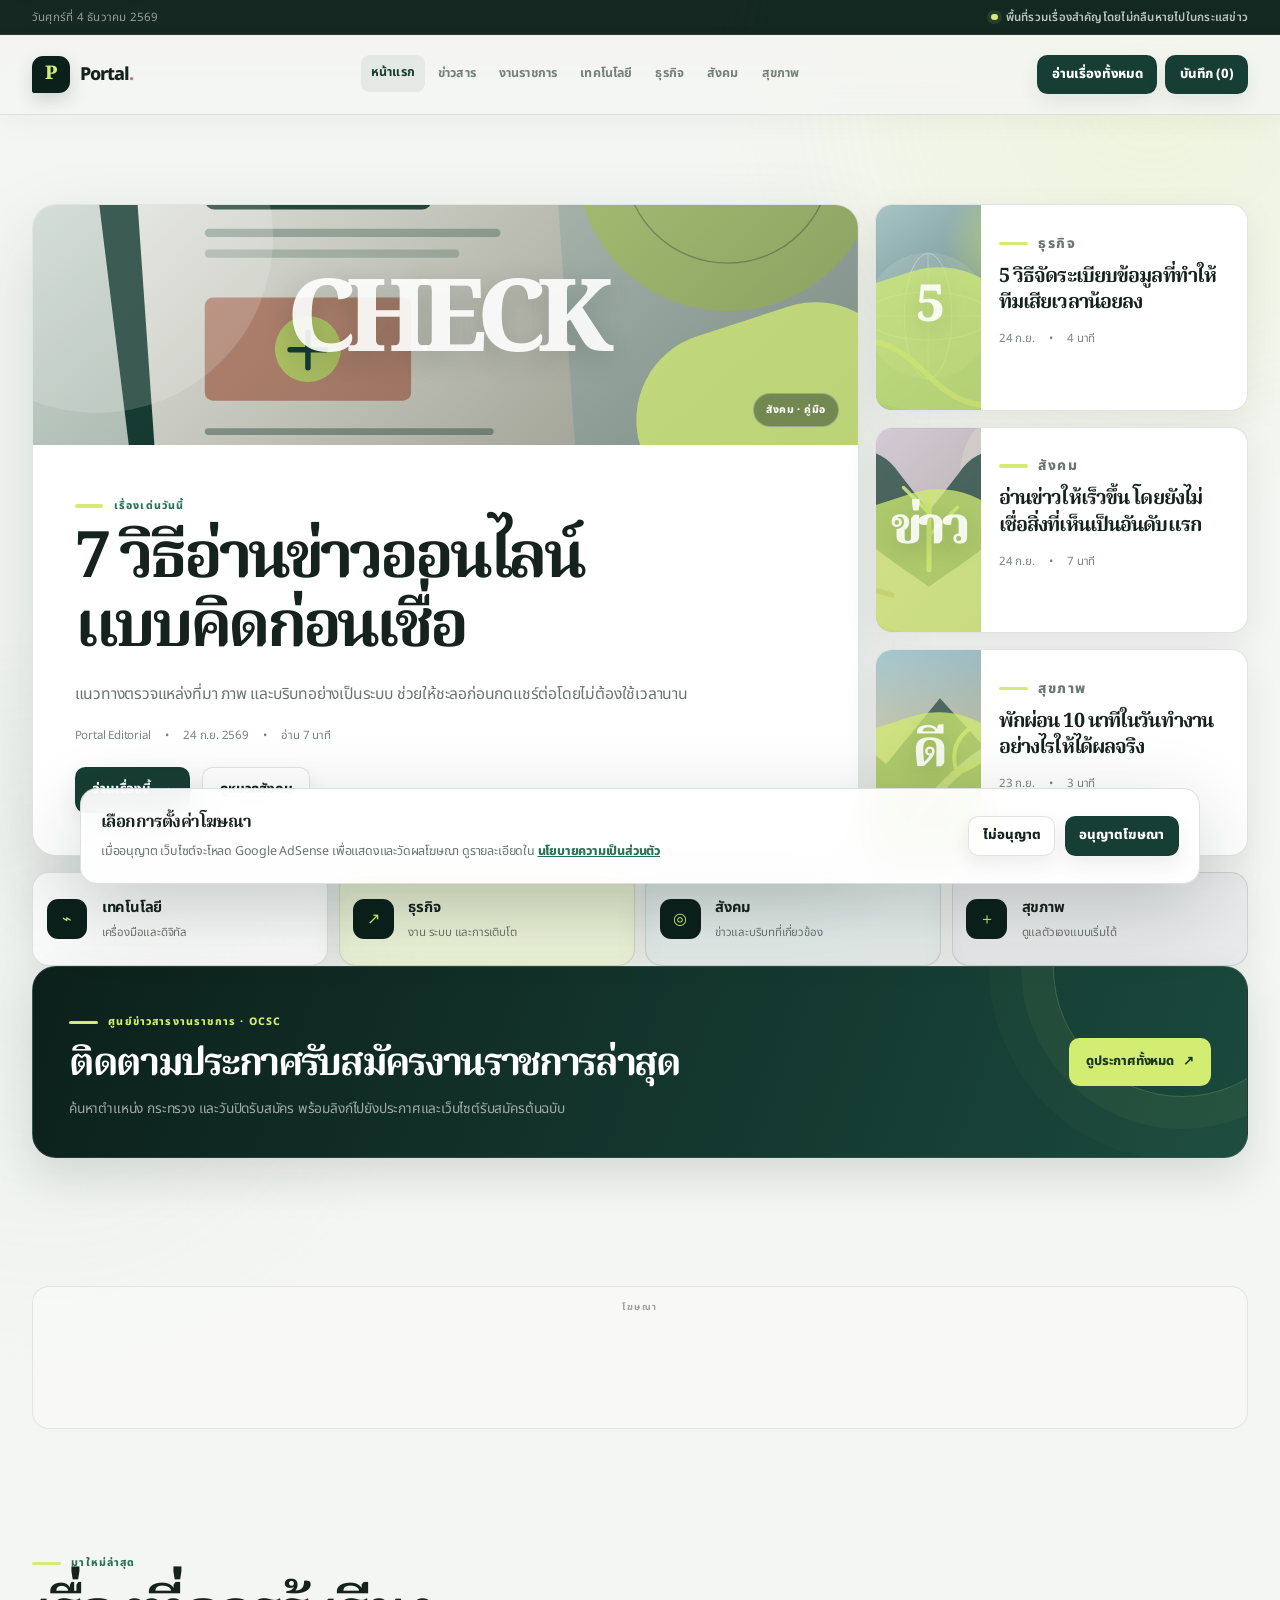
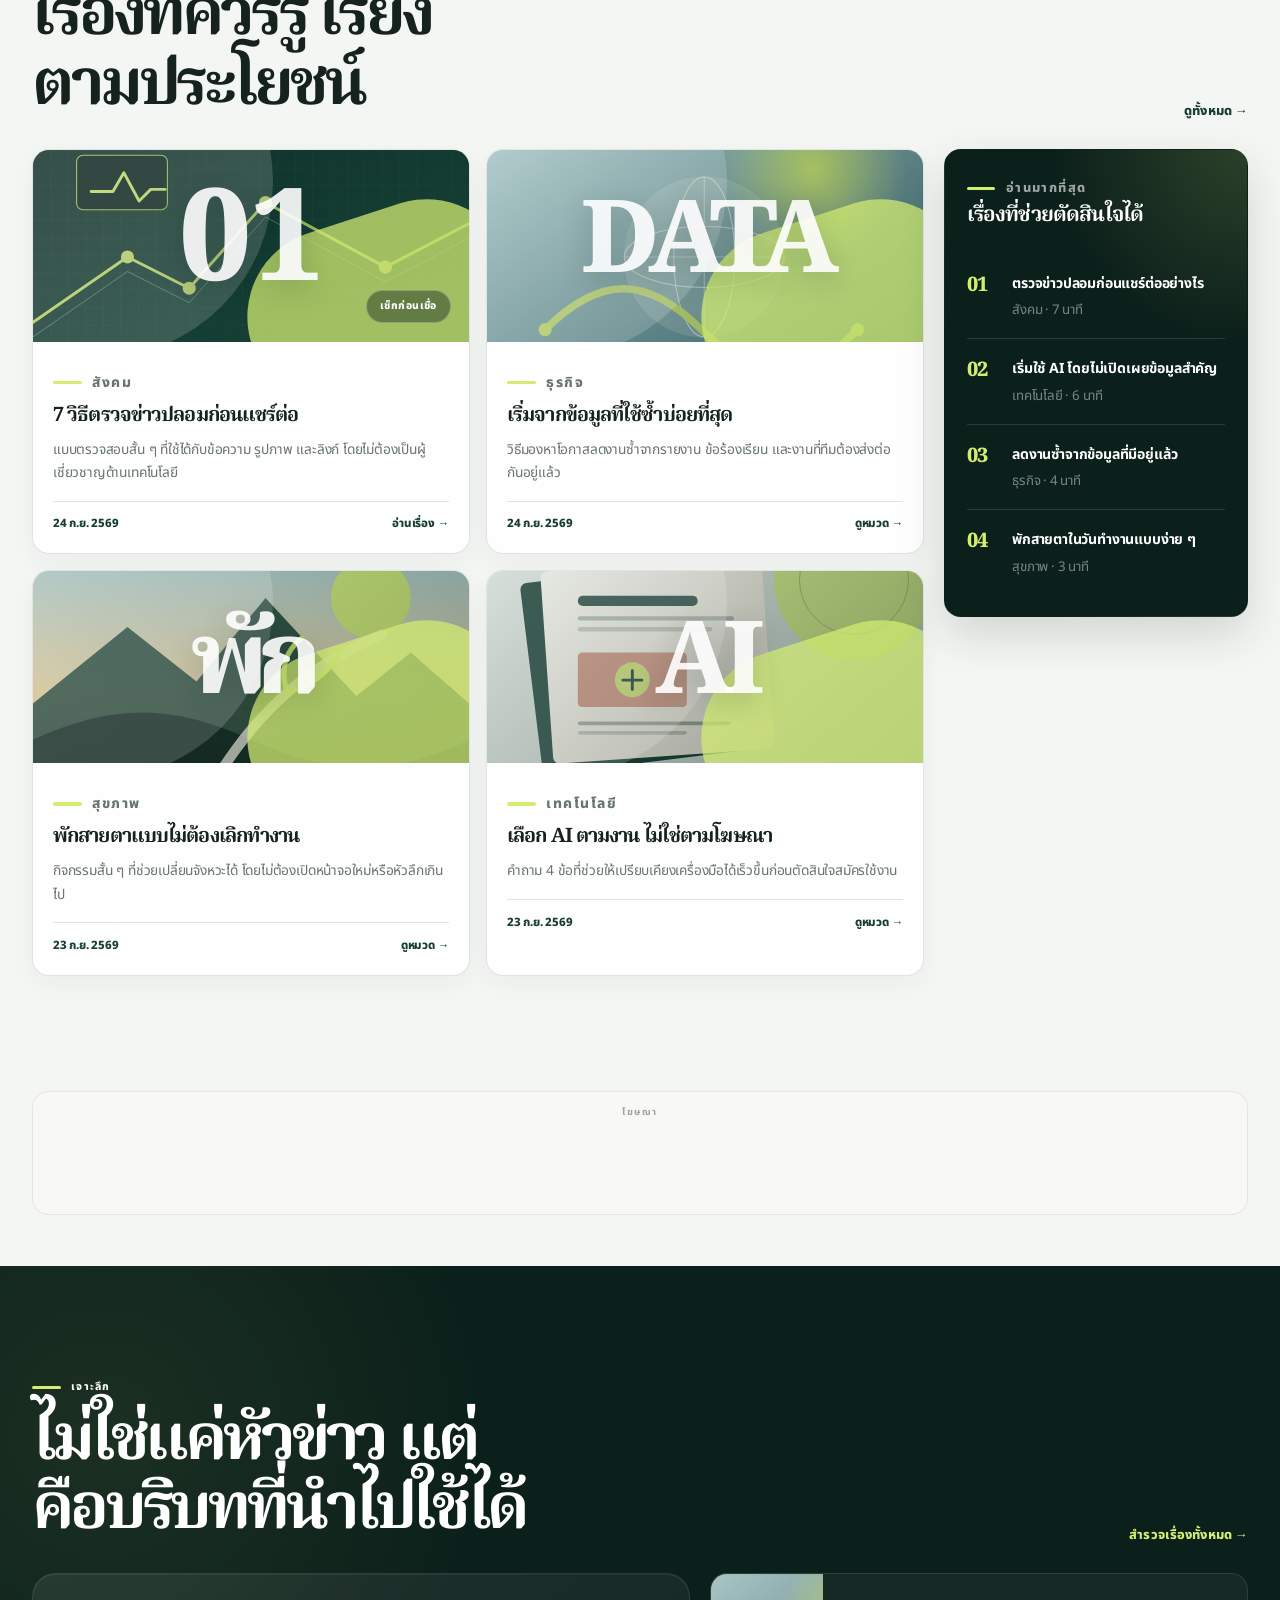
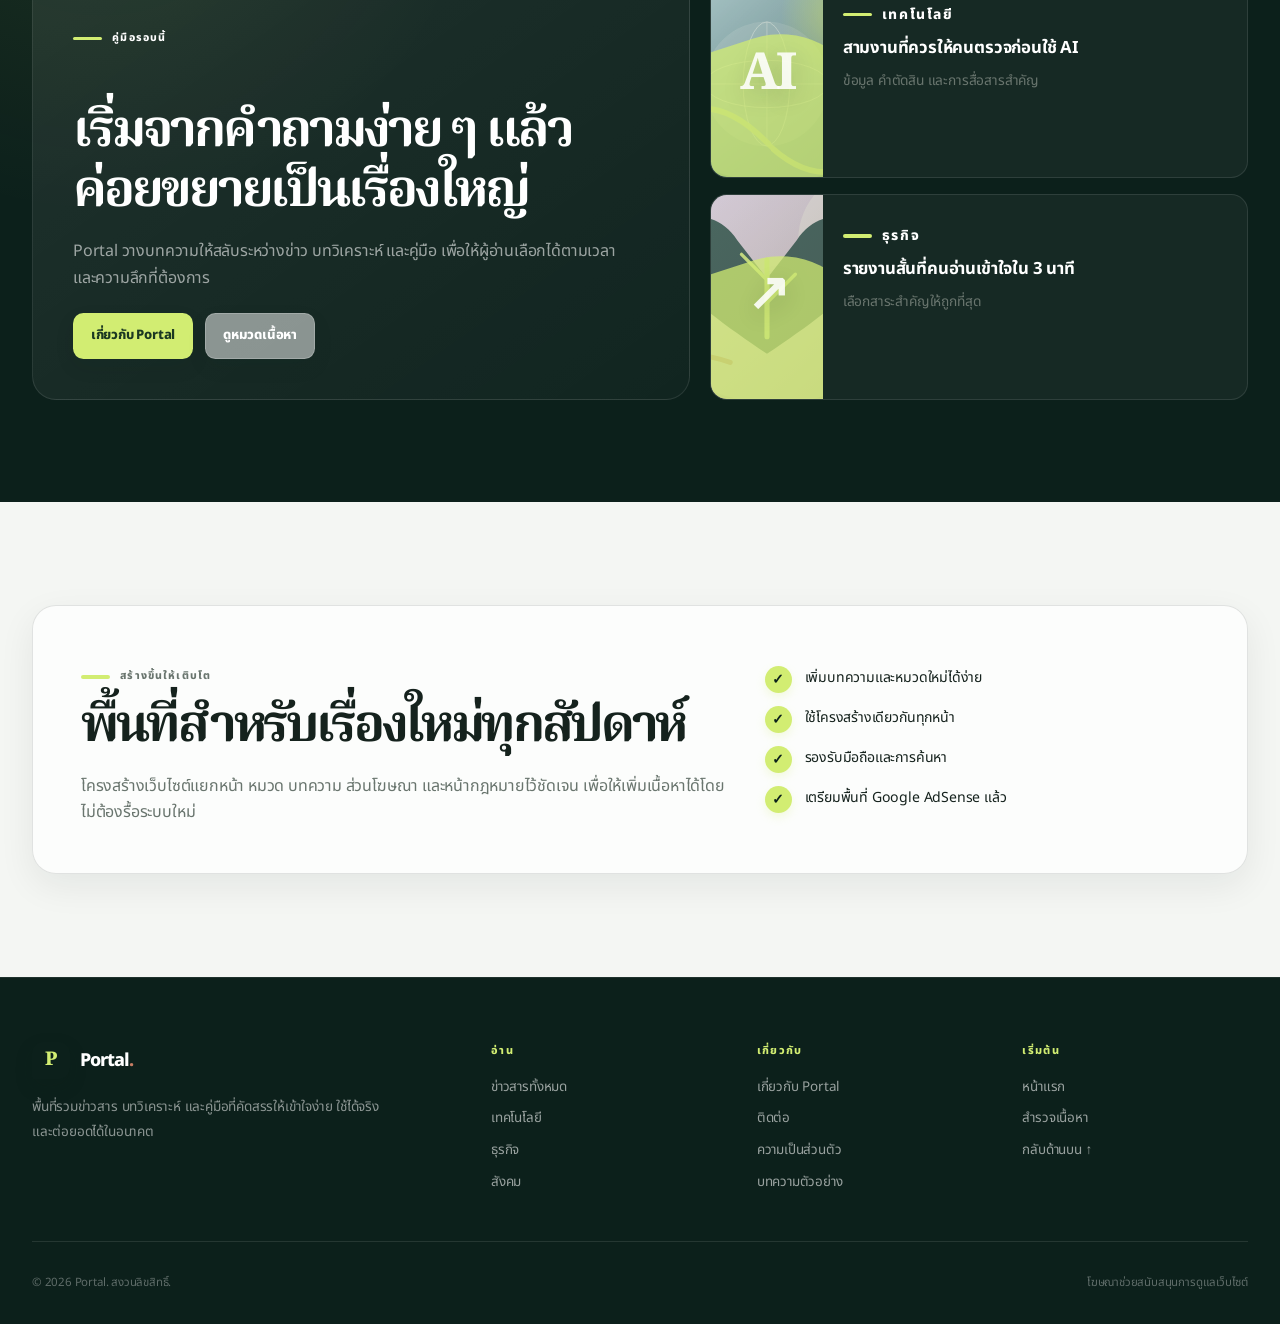
<file: index.html>
<!doctype html>
<html lang="th">
  <head>
    <meta charset="UTF-8" />
    <meta name="viewport" content="width=device-width, initial-scale=1.0" />
    <meta name="theme-color" content="#123f34" />
    <meta name="description" content="Portal รวมข่าวสาร บทวิเคราะห์ และคู่มือที่คัดสรรเพื่อให้อ่านเร็ว เข้าใจง่าย และนำไปใช้ได้จริง" />
    <meta name="robots" content="index,follow" />
    <link rel="canonical" href="https://brief.fintechxhub.com/" />
    <meta property="og:url" content="https://brief.fintechxhub.com/" />
    <meta property="og:locale" content="th_TH" />
    <meta property="og:type" content="website" />
    <meta property="og:title" content="Portal — ข่าวสารและเรื่องราวที่คัดสรร" />
    <meta property="og:description" content="พื้นที่รวมเนื้อหาดีๆ ในหลายหมวด พร้อมโครงสร้างที่เพิ่มเรื่องใหม่ได้ในอนาคต" />
    <meta name="author" content="Portal Editorial" />
    <script type="application/ld+json">
      {
        "@context": "https://schema.org",
        "@graph": [
          {
            "@type": "WebSite",
            "name": "Portal",
            "inLanguage": "th-TH",
            "description": "ข่าวสาร บทวิเคราะห์ และคู่มือที่คัดสรร"
          },
          {
            "@type": "Organization",
            "name": "Portal Editorial"
          }
        ]
      }
    </script>
    <title>Portal — ข่าวสารและเรื่องราวที่คัดสรร</title>
    <link rel="preconnect" href="https://fonts.googleapis.com" />
    <link rel="preconnect" href="https://fonts.gstatic.com" crossorigin />
    <link href="https://fonts.googleapis.com/css2?family=Noto+Sans+Thai:wght@400;500;600;700;800&amp;family=Noto+Serif+Thai:wght@600;700;800&amp;display=swap" rel="stylesheet" />
    <link rel="alternate" type="application/rss+xml" title="Portal RSS" href="rss.xml" />
    <link rel="icon" href="favicon.svg" type="image/svg+xml" />
    <link rel="manifest" href="site.webmanifest" />
    <link rel="stylesheet" href="assets/css/site.css" />
    <script src="assets/js/site.js" defer></script>
    <meta property="og:site_name" content="Portal" />
    <meta name="twitter:card" content="summary" />
  </head>
  <body>
    <a class="skip-link" href="#main-content">ข้ามไปยังเนื้อหา</a>
    <div class="topline">
      <div class="container topline-inner">
        <span class="topline-date" data-current-date></span>
        <span class="topline-message"><span class="live-dot" aria-hidden="true"></span>พื้นที่รวมเรื่องสำคัญโดยไม่กลืนหายไปในกระแสข่าว</span>
      </div>
    </div>
    <header class="site-header">
      <div class="container header-main">
        <a class="brand" href="index.html" aria-label="Portal หน้าแรก">
          <span class="brand-mark" aria-hidden="true">P</span>
          <span>Portal<span class="brand-dot">.</span></span>
        </a>
        <nav class="main-nav" aria-label="เมนูหลัก">
          <a href="index.html" aria-current="page">หน้าแรก</a>
          <a href="news.html">ข่าวสาร</a>
          <a href="jobs.html">งานราชการ</a>
          <a href="news.html?category=เทคโนโลยี">เทคโนโลยี</a>
          <a href="news.html?category=ธุรกิจ">ธุรกิจ</a>
          <a href="news.html?category=สังคม">สังคม</a>
          <a href="news.html?category=สุขภาพ">สุขภาพ</a>
        </nav>
        <div class="header-actions">
          <a class="button button-small" href="news.html">อ่านเรื่องทั้งหมด</a>
          <a class="button button-small" href="saved.html" data-saved-link data-saved-count>บันทึก (0)</a>
          <button class="menu-button" type="button" data-menu-button aria-expanded="false" aria-controls="mobile-navigation" aria-label="เปิดเมนู">
            <svg aria-hidden="true" viewBox="0 0 24 24" width="20" height="20" fill="none" stroke="currentColor" stroke-width="2"><path d="M4 7h16M4 12h16M4 17h16" /></svg>
          </button>
        </div>
      </div>
      <nav class="mobile-nav" id="mobile-navigation" data-mobile-nav aria-label="เมนูบนมือถือ">
        <a href="index.html">หน้าแรก <span>01</span></a>
        <a href="news.html">ข่าวสาร <span>02</span></a>
        <a href="jobs.html">งานราชการ <span>03</span></a>
        <a href="news.html?category=เทคโนโลยี">เทคโนโลยี <span>04</span></a>
        <a href="news.html?category=ธุรกิจ">ธุรกิจ <span>05</span></a>
        <a href="news.html?category=สังคม">สังคม <span>06</span></a>
        <a href="news.html?category=สุขภาพ">สุขภาพ <span>07</span></a>
      </nav>
    </header>

    <main id="main-content">
      <section class="hero">
        <div class="container">
          <div class="hero-grid">
            <article class="hero-primary">
              <a class="story-visual visual-coral visual-pattern" href="article.html" aria-label="อ่านคู่มือตรวจข่าวออนไลน์">
                <span class="visual-word">CHECK</span>
                <span class="visual-label">สังคม · คู่มือ</span>
              </a>
              <div class="story-content">
                <p class="eyebrow">เรื่องเด่นวันนี้</p>
                <h1><a href="article.html">7 วิธีอ่านข่าวออนไลน์แบบคิดก่อนเชื่อ</a></h1>
                <p class="story-summary">แนวทางตรวจแหล่งที่มา ภาพ และบริบทอย่างเป็นระบบ ช่วยให้ชะลอก่อนกดแชร์ต่อโดยไม่ต้องใช้เวลานาน</p>
                <div class="story-meta"><span>Portal Editorial</span><span>•</span><time datetime="2026-09-24">24 ก.ย. 2569</time><span>•</span><span>อ่าน 7 นาที</span></div>
                <div class="story-actions">
                  <a class="button" href="article.html">อ่านเรื่องนี้ <span aria-hidden="true">→</span></a>
                  <a class="button button-outline" href="news.html?category=สังคม">ดูหมวดสังคม</a>
                </div>
              </div>
            </article>

            <aside class="side-stories" aria-label="เรื่องเด่นเพิ่มเติม">
              <article class="side-story">
                <a class="card-visual visual-sky visual-pattern" href="news.html?category=ธุรกิจ" aria-label="ข้อมูลธุรกิจล่าสุด"><span class="visual-symbol visual-symbol-light">5</span></a>
                <div class="card-body">
                  <p class="eyebrow">ธุรกิจ</p>
                  <h3><a href="news.html?category=ธุรกิจ">5 วิธีจัดระเบียบข้อมูลที่ทำให้ทีมเสียเวลาน้อยลง</a></h3>
                  <div class="card-meta"><time datetime="2026-09-24">24 ก.ย.</time><span>•</span><span>4 นาที</span></div>
                </div>
              </article>
              <article class="side-story">
                <a class="card-visual visual-lilac visual-pattern" href="article.html" aria-label="อ่านข่าวสารอย่างรู้เท่าทัน"><span class="visual-symbol">ข่าว</span></a>
                <div class="card-body">
                  <p class="eyebrow">สังคม</p>
                  <h3><a href="article.html">อ่านข่าวให้เร็วขึ้น โดยยังไม่เชื่อสิ่งที่เห็นเป็นอันดับแรก</a></h3>
                  <div class="card-meta"><time datetime="2026-09-24">24 ก.ย.</time><span>•</span><span>7 นาที</span></div>
                </div>
              </article>
              <article class="side-story">
                <a class="card-visual visual-sand visual-pattern" href="news.html?category=สุขภาพ" aria-label="คู่มือสุขภาพล่าสุด"><span class="visual-symbol">ดี</span></a>
                <div class="card-body">
                  <p class="eyebrow">สุขภาพ</p>
                  <h3><a href="news.html?category=สุขภาพ">พักผ่อน 10 นาทีในวันทำงานอย่างไรให้ได้ผลจริง</a></h3>
                  <div class="card-meta"><time datetime="2026-09-23">23 ก.ย.</time><span>•</span><span>3 นาที</span></div>
                </div>
              </article>
            </aside>
          </div>

          <nav class="topic-strip" aria-label="หมวดเนื้อหาแนะนำ">
            <a class="topic-card" href="news.html?category=เทคโนโลยี"><span class="topic-icon" aria-hidden="true">⌁</span><span><strong>เทคโนโลยี</strong><small>เครื่องมือและดิจิทัล</small></span></a>
            <a class="topic-card" href="news.html?category=ธุรกิจ"><span class="topic-icon" aria-hidden="true">↗</span><span><strong>ธุรกิจ</strong><small>งาน ระบบ และการเติบโต</small></span></a>
            <a class="topic-card" href="news.html?category=สังคม"><span class="topic-icon" aria-hidden="true">◎</span><span><strong>สังคม</strong><small>ข่าวและบริบทที่เกี่ยวข้อง</small></span></a>
            <a class="topic-card" href="news.html?category=สุขภาพ"><span class="topic-icon" aria-hidden="true">＋</span><span><strong>สุขภาพ</strong><small>ดูแลตัวเองแบบเริ่มได้</small></span></a>
          </nav>
          <a class="jobs-callout" href="jobs.html">
            <div>
              <p class="eyebrow">ศูนย์ข่าวสารงานราชการ · OCSC</p>
              <h2>ติดตามประกาศรับสมัครงานราชการล่าสุด</h2>
              <p>ค้นหาตำแหน่ง กระทรวง และวันปิดรับสมัคร พร้อมลิงก์ไปยังประกาศและเว็บไซต์รับสมัครต้นฉบับ</p>
            </div>
            <span class="jobs-callout-action">ดูประกาศทั้งหมด <span aria-hidden="true">↗</span></span>
          </a>
        </div>
      </section>

      <aside class="container advertisement" aria-label="โฆษณา">
        <p class="ad-label">โฆษณา</p>
        <div class="ad-desktop ad-wide"><ins class="adsbygoogle" style="display:inline-block;width:1200px;height:90px" data-ad-client="ca-pub-3203802670121740" data-ad-slot="6303144309"></ins></div>
        <div class="ad-mobile"><ins class="adsbygoogle" style="display:block" data-ad-format="fluid" data-ad-layout-key="-ef+6k-30-ac+ty" data-ad-client="ca-pub-3203802670121740" data-ad-slot="7740847159"></ins></div>
      </aside>

      <section class="section section-compact">
        <div class="container">
          <div class="section-head">
            <div class="section-head-copy">
              <p class="eyebrow">มาใหม่ล่าสุด</p>
              <h2 class="section-title">เรื่องที่ควรรู้ เรียงตามประโยชน์</h2>
            </div>
            <a class="section-link" href="news.html">ดูทั้งหมด →</a>
          </div>
          <div class="latest-layout">
            <div class="story-grid">
              <article class="story-card">
                <a class="card-visual visual-brand visual-pattern" href="article.html"><span class="visual-number">01</span><span class="visual-label">เช็กก่อนเชื่อ</span></a>
                <div class="card-body">
                  <p class="eyebrow">สังคม</p>
                  <h3><a href="article.html">7 วิธีตรวจข่าวปลอมก่อนแชร์ต่อ</a></h3>
                  <p>แบบตรวจสอบสั้น ๆ ที่ใช้ได้กับข้อความ รูปภาพ และลิงก์ โดยไม่ต้องเป็นผู้เชี่ยวชาญด้านเทคโนโลยี</p>
                  <div class="card-footer"><span>24 ก.ย. 2569</span><a href="article.html">อ่านเรื่อง →</a></div>
                </div>
              </article>
              <article class="story-card">
                <a class="card-visual visual-sky visual-pattern" href="news.html?category=ธุรกิจ"><span class="visual-word">DATA</span></a>
                <div class="card-body">
                  <p class="eyebrow">ธุรกิจ</p>
                  <h3><a href="news.html?category=ธุรกิจ">เริ่มจากข้อมูลที่ใช้ซ้ำบ่อยที่สุด</a></h3>
                  <p>วิธีมองหาโอกาสลดงานซ้ำจากรายงาน ข้อร้องเรียน และงานที่ทีมต้องส่งต่อกันอยู่แล้ว</p>
                  <div class="card-footer"><span>24 ก.ย. 2569</span><a href="news.html?category=ธุรกิจ">ดูหมวด →</a></div>
                </div>
              </article>
              <article class="story-card">
                <a class="card-visual visual-sand visual-pattern" href="news.html?category=สุขภาพ"><span class="visual-word">พัก</span></a>
                <div class="card-body">
                  <p class="eyebrow">สุขภาพ</p>
                  <h3><a href="news.html?category=สุขภาพ">พักสายตาแบบไม่ต้องเลิกทำงาน</a></h3>
                  <p>กิจกรรมสั้น ๆ ที่ช่วยเปลี่ยนจังหวะได้ โดยไม่ต้องเปิดหน้าจอใหม่หรือหัวลึกเกินไป</p>
                  <div class="card-footer"><span>23 ก.ย. 2569</span><a href="news.html?category=สุขภาพ">ดูหมวด →</a></div>
                </div>
              </article>
              <article class="story-card">
                <a class="card-visual visual-coral visual-pattern" href="news.html?category=เทคโนโลยี"><span class="visual-word">AI</span></a>
                <div class="card-body">
                  <p class="eyebrow">เทคโนโลยี</p>
                  <h3><a href="news.html?category=เทคโนโลยี">เลือก AI ตามงาน ไม่ใช่ตามโฆษณา</a></h3>
                  <p>คำถาม 4 ข้อที่ช่วยให้เปรียบเคียงเครื่องมือได้เร็วขึ้นก่อนตัดสินใจสมัครใช้งาน</p>
                  <div class="card-footer"><span>23 ก.ย. 2569</span><a href="news.html?category=เทคโนโลยี">ดูหมวด →</a></div>
                </div>
              </article>
            </div>

            <aside class="sidebar">
              <div class="sidebar-panel">
                <p class="eyebrow">อ่านมากที่สุด</p>
                <h2>เรื่องที่ช่วยตัดสินใจได้</h2>
                <ol class="ranking-list">
                  <li><a href="article.html"><span class="ranking-number">01</span><span><strong>ตรวจข่าวปลอมก่อนแชร์ต่ออย่างไร</strong><small>สังคม · 7 นาที</small></span></a></li>
                  <li><a href="news.html?category=เทคโนโลยี"><span class="ranking-number">02</span><span><strong>เริ่มใช้ AI โดยไม่เปิดเผยข้อมูลสำคัญ</strong><small>เทคโนโลยี · 6 นาที</small></span></a></li>
                  <li><a href="news.html?category=ธุรกิจ"><span class="ranking-number">03</span><span><strong>ลดงานซ้ำจากข้อมูลที่มีอยู่แล้ว</strong><small>ธุรกิจ · 4 นาที</small></span></a></li>
                  <li><a href="news.html?category=สุขภาพ"><span class="ranking-number">04</span><span><strong>พักสายตาในวันทำงานแบบง่าย ๆ</strong><small>สุขภาพ · 3 นาที</small></span></a></li>
                </ol>
              </div>
            </aside>
          </div>
        </div>
      </section>

      <aside class="container advertisement" aria-label="โฆษณา">
        <p class="ad-label">โฆษณา</p>
        <div class="ad-desktop ad-standard"><ins class="adsbygoogle" style="display:inline-block;width:600px;height:70px" data-ad-client="ca-pub-3203802670121740" data-ad-slot="4348689913"></ins></div>
        <div class="ad-mobile"><ins class="adsbygoogle" style="display:block" data-ad-format="fluid" data-ad-layout-key="-ef+6k-30-ac+ty" data-ad-client="ca-pub-3203802670121740" data-ad-slot="7740847159"></ins></div>
      </aside>

      <section class="section section-dark">
        <div class="container">
          <div class="section-head">
            <div class="section-head-copy">
              <p class="eyebrow">เจาะลึก</p>
              <h2 class="section-title">ไม่ใช่แค่หัวข่าว แต่คือบริบทที่นำไปใช้ได้</h2>
            </div>
            <a class="section-link" href="news.html">สำรวจเรื่องทั้งหมด →</a>
          </div>
          <div class="dark-grid">
            <article class="dark-card">
              <p class="eyebrow">คู่มือรอบนี้</p>
              <h3>เริ่มจากคำถามง่าย ๆ แล้วค่อยขยายเป็นเรื่องใหญ่</h3>
              <p>Portal วางบทความให้สลับระหว่างข่าว บทวิเคราะห์ และคู่มือ เพื่อให้ผู้อ่านเลือกได้ตามเวลาและความลึกที่ต้องการ</p>
              <div class="story-actions"><a class="button button-light" href="about.html">เกี่ยวกับ Portal</a><a class="button button-outline" href="category.html" style="color:white;border-color:rgba(255,255,255,.2)">ดูหมวดเนื้อหา</a></div>
            </article>
            <div class="dark-card-secondary">
              <article class="mini-story">
                <a class="card-visual visual-sky visual-pattern" href="news.html?category=เทคโนโลยี"><span class="visual-symbol visual-symbol-light">AI</span></a>
                <div class="card-body"><p class="eyebrow">เทคโนโลยี</p><h4><a href="news.html?category=เทคโนโลยี">สามงานที่ควรให้คนตรวจก่อนใช้ AI</a></h4><p>ข้อมูล คำตัดสิน และการสื่อสารสำคัญ</p></div>
              </article>
              <article class="mini-story">
                <a class="card-visual visual-lilac visual-pattern" href="news.html?category=ธุรกิจ"><span class="visual-symbol">↗</span></a>
                <div class="card-body"><p class="eyebrow">ธุรกิจ</p><h4><a href="news.html?category=ธุรกิจ">รายงานสั้นที่คนอ่านเข้าใจใน 3 นาที</a></h4><p>เลือกสาระสำคัญให้ถูกที่สุด</p></div>
              </article>
            </div>
          </div>
        </div>
      </section>

      <section class="section">
        <div class="container">
          <div class="portal-panel">
            <div>
              <p class="eyebrow">สร้างขึ้นให้เติบโต</p>
              <h2>พื้นที่สำหรับเรื่องใหม่ทุกสัปดาห์</h2>
              <p>โครงสร้างเว็บไซต์แยกหน้า หมวด บทความ ส่วนโฆษณา และหน้ากฎหมายไว้ชัดเจน เพื่อให้เพิ่มเนื้อหาได้โดยไม่ต้องรื้อระบบใหม่</p>
            </div>
            <div class="portal-points">
              <div class="portal-point">เพิ่มบทความและหมวดใหม่ได้ง่าย</div>
              <div class="portal-point">ใช้โครงสร้างเดียวกันทุกหน้า</div>
              <div class="portal-point">รองรับมือถือและการค้นหา</div>
              <div class="portal-point">เตรียมพื้นที่ Google AdSense แล้ว</div>
            </div>
          </div>
        </div>
      </section>
    </main>

    <footer class="site-footer">
      <div class="container">
        <div class="footer-grid">
          <div class="footer-brand">
            <a class="brand" href="index.html"><span class="brand-mark" aria-hidden="true">P</span><span>Portal<span class="brand-dot">.</span></span></a>
            <p>พื้นที่รวมข่าวสาร บทวิเคราะห์ และคู่มือที่คัดสรรให้เข้าใจง่าย ใช้ได้จริง และต่อยอดได้ในอนาคต</p>
          </div>
          <div><p class="footer-title">อ่าน</p><div class="footer-links"><a href="news.html">ข่าวสารทั้งหมด</a><a href="news.html?category=เทคโนโลยี">เทคโนโลยี</a><a href="news.html?category=ธุรกิจ">ธุรกิจ</a><a href="news.html?category=สังคม">สังคม</a></div></div>
          <div><p class="footer-title">เกี่ยวกับ</p><div class="footer-links"><a href="about.html">เกี่ยวกับ Portal</a><a href="contact.html">ติดต่อ</a><a href="privacy.html">ความเป็นส่วนตัว</a><a href="article.html">บทความตัวอย่าง</a></div></div>
          <div><p class="footer-title">เริ่มต้น</p><div class="footer-links"><a href="index.html">หน้าแรก</a><a href="news.html">สำรวจเนื้อหา</a><a href="#main-content">กลับด้านบน ↑</a></div></div>
        </div>
        <div class="footer-bottom"><p>© <span data-current-year>2026</span> Portal. สงวนลิขสิทธิ์.</p><p>โฆษณาช่วยสนับสนุนการดูแลเว็บไซต์</p></div>
      </div>
    </footer>

    <div class="consent" data-consent-banner hidden role="dialog" aria-labelledby="portal-consent-title" aria-describedby="portal-consent-description">
      <div class="consent-inner">
        <div><h2 id="portal-consent-title">เลือกการตั้งค่าโฆษณา</h2><p id="portal-consent-description">เมื่ออนุญาต เว็บไซต์จะโหลด Google AdSense เพื่อแสดงและวัดผลโฆษณา ดูรายละเอียดใน <a href="privacy.html">นโยบายความเป็นส่วนตัว</a></p></div>
        <div class="consent-actions"><button class="button button-outline button-small" type="button" data-consent="declined">ไม่อนุญาต</button><button class="button button-small" type="button" data-consent="granted">อนุญาตโฆษณา</button></div>
      </div>
    </div>
    <button class="consent-settings" type="button" data-consent-settings hidden>ตั้งค่าโฆษณา</button>
  </body>
</html>
</file>
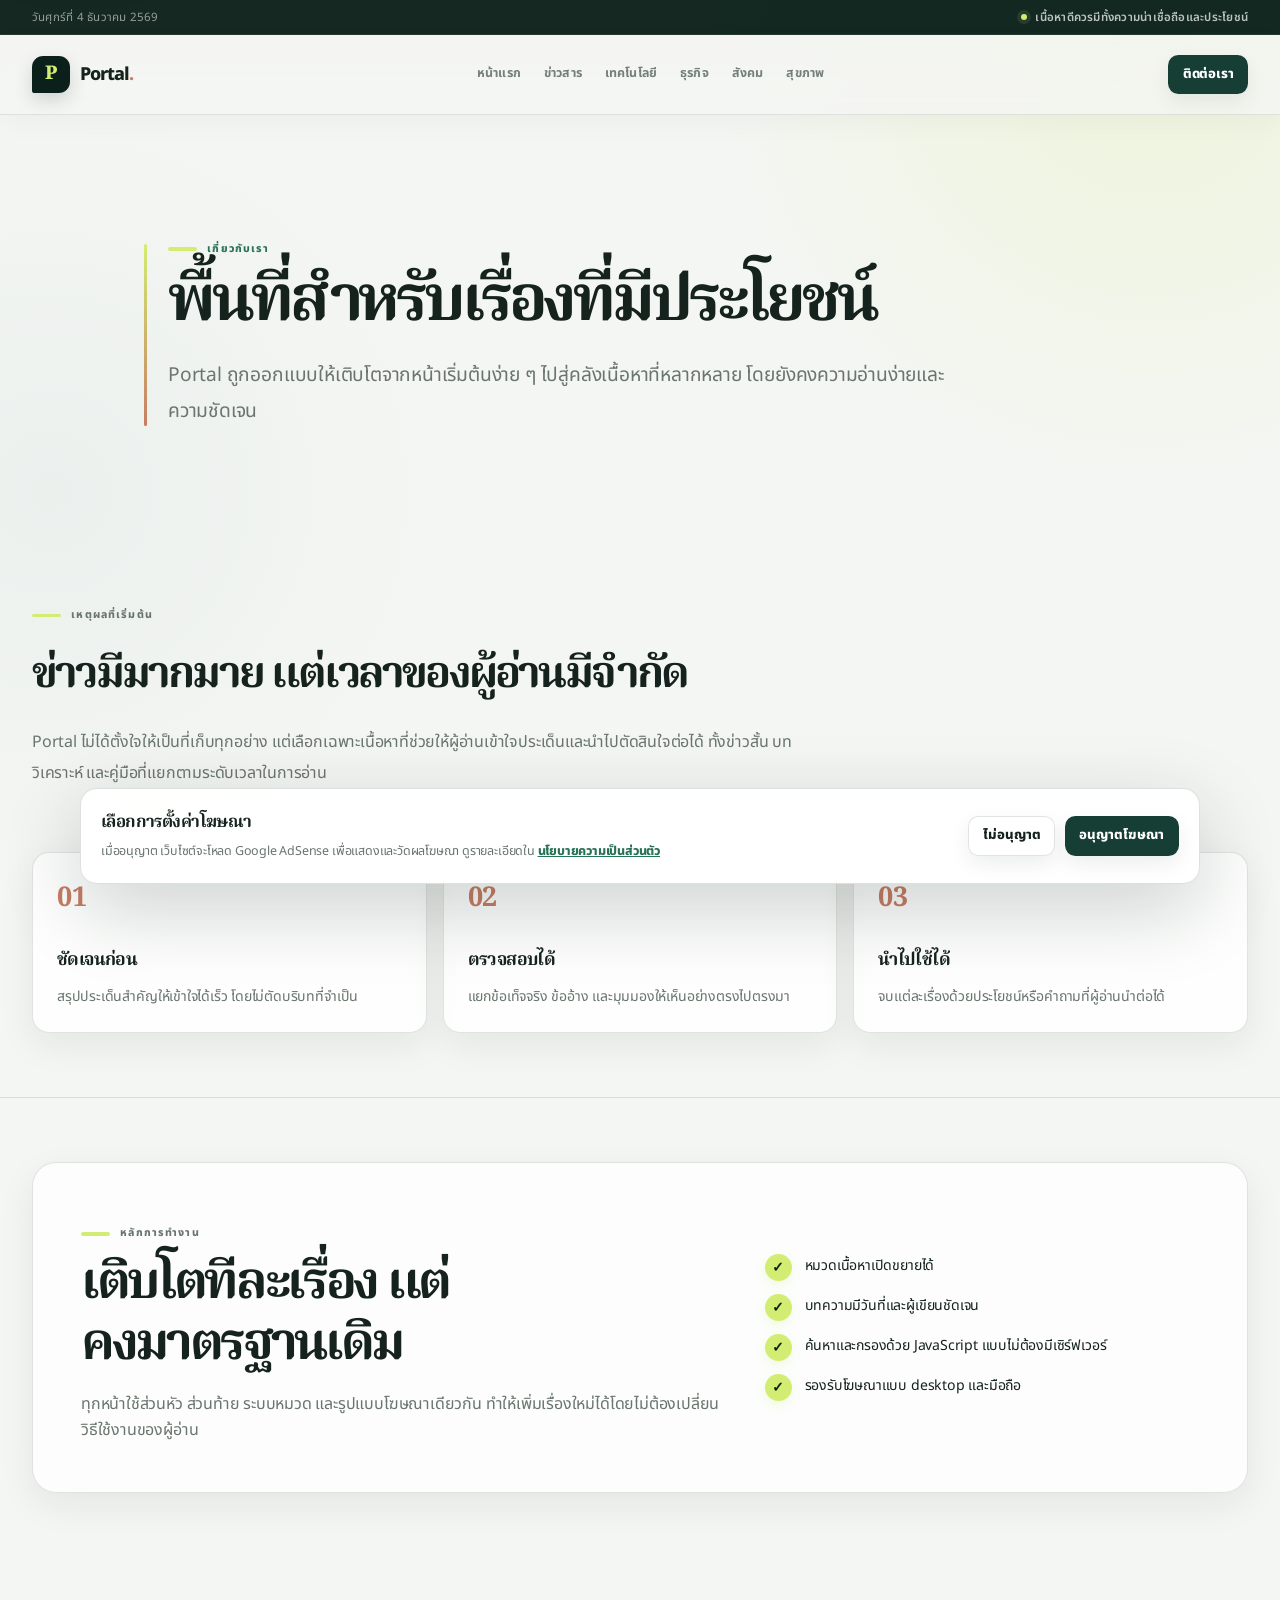
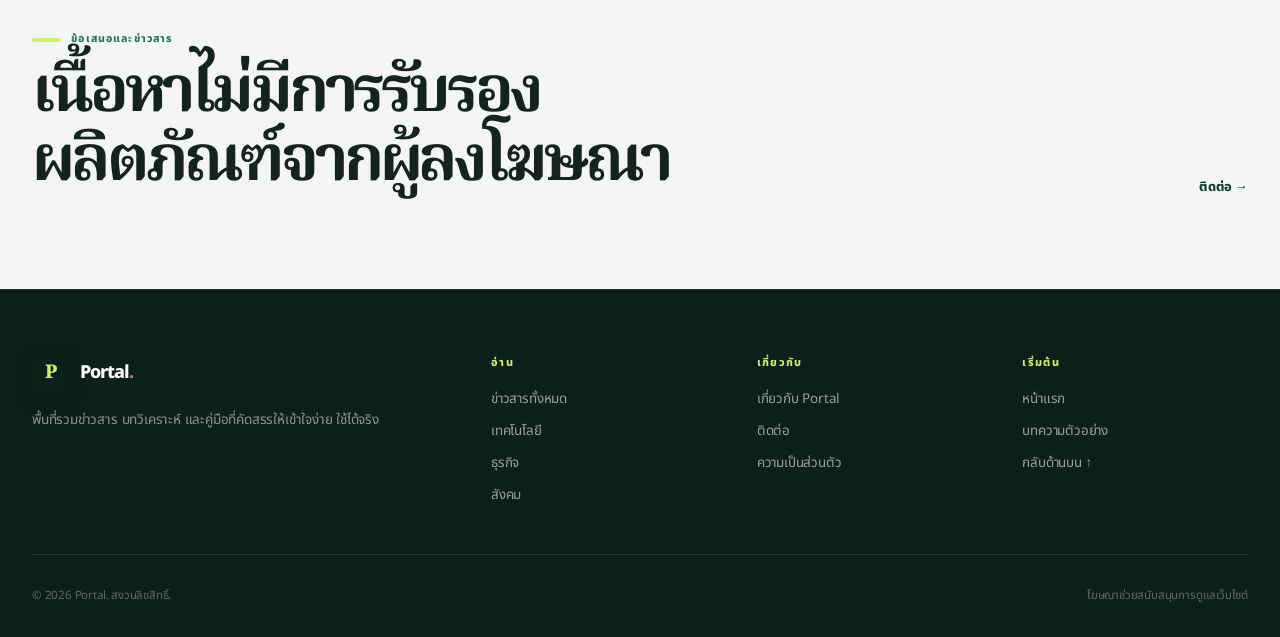
<file: about.html>
<!doctype html>
<html lang="th">
  <head>
    <meta charset="UTF-8" />
    <meta name="viewport" content="width=device-width, initial-scale=1.0" />
    <meta name="theme-color" content="#123f34" />
    <meta name="description" content="เกี่ยวกับ Portal แนวทางคัดสรรข่าวสาร บทวิเคราะห์ และคู่มือที่ตั้งใจให้อ่านง่าย เข้าใจเร็ว และใช้ได้จริง" />
    <meta name="robots" content="index,follow" />
    <link rel="canonical" href="https://brief.fintechxhub.com/about.html" />
    <meta property="og:url" content="https://brief.fintechxhub.com/about.html" />
    <meta property="og:locale" content="th_TH" />
    <meta property="og:type" content="website" />
    <meta property="og:title" content="เกี่ยวกับ Portal" />
    <meta property="og:description" content="พื้นที่สำหรับเนื้อหาที่ชัดเจนและมีบริบท" />
    <script type="application/ld+json">{"@context":"https://schema.org","@type":"AboutPage","name":"เกี่ยวกับ Portal","inLanguage":"th-TH","isPartOf":{"@type":"WebSite","name":"Portal"}}</script>
    <title>เกี่ยวกับ Portal</title>
    <link rel="preconnect" href="https://fonts.googleapis.com" />
    <link rel="preconnect" href="https://fonts.gstatic.com" crossorigin />
    <link href="https://fonts.googleapis.com/css2?family=Noto+Sans+Thai:wght@400;500;600;700;800&amp;family=Noto+Serif+Thai:wght@600;700;800&amp;display=swap" rel="stylesheet" />
    <link rel="alternate" type="application/rss+xml" title="Portal RSS" href="rss.xml" />
    <link rel="icon" href="favicon.svg" type="image/svg+xml" />
    <link rel="manifest" href="site.webmanifest" />
    <link rel="stylesheet" href="assets/css/site.css" />
    <script src="assets/js/site.js" defer></script>
    <meta property="og:site_name" content="Portal" />
    <meta name="twitter:card" content="summary" />
  </head>
  <body>
    <a class="skip-link" href="#main-content">ข้ามไปยังเนื้อหา</a>
    <div class="topline"><div class="container topline-inner"><span class="topline-date" data-current-date></span><span class="topline-message"><span class="live-dot" aria-hidden="true"></span>เนื้อหาดีควรมีทั้งความน่าเชื่อถือและประโยชน์</span></div></div>
    <header class="site-header"><div class="container header-main"><a class="brand" href="index.html" aria-label="Portal หน้าแรก"><span class="brand-mark" aria-hidden="true">P</span><span>Portal<span class="brand-dot">.</span></span></a><nav class="main-nav" aria-label="เมนูหลัก"><a href="index.html">หน้าแรก</a><a href="news.html">ข่าวสาร</a><a href="news.html?category=เทคโนโลยี">เทคโนโลยี</a><a href="news.html?category=ธุรกิจ">ธุรกิจ</a><a href="news.html?category=สังคม">สังคม</a><a href="news.html?category=สุขภาพ">สุขภาพ</a></nav><div class="header-actions"><a class="button button-small" href="contact.html">ติดต่อเรา</a><button class="menu-button" type="button" data-menu-button aria-expanded="false" aria-controls="mobile-navigation" aria-label="เปิดเมนู"><svg aria-hidden="true" viewBox="0 0 24 24" width="20" height="20" fill="none" stroke="currentColor" stroke-width="2"><path d="M4 7h16M4 12h16M4 17h16" /></svg></button></div></div><nav class="mobile-nav" id="mobile-navigation" data-mobile-nav aria-label="เมนูบนมือถือ"><a href="index.html">หน้าแรก <span>01</span></a><a href="news.html">ข่าวสาร <span>02</span></a><a href="news.html?category=เทคโนโลยี">เทคโนโลยี <span>03</span></a><a href="news.html?category=ธุรกิจ">ธุรกิจ <span>04</span></a><a href="news.html?category=สังคม">สังคม <span>05</span></a><a href="news.html?category=สุขภาพ">สุขภาพ <span>06</span></a></nav></header>

    <main id="main-content">
      <section class="page-hero"><div class="container page-hero-inner"><p class="eyebrow">เกี่ยวกับเรา</p><h1 class="page-title">พื้นที่สำหรับเรื่องที่มีประโยชน์</h1><p class="page-lead">Portal ถูกออกแบบให้เติบโตจากหน้าเริ่มต้นง่าย ๆ ไปสู่คลังเนื้อหาที่หลากหลาย โดยยังคงความอ่านง่ายและความชัดเจน</p></div></section>
      <section class="section section-compact"><div class="container"><div class="prose-block"><p class="eyebrow">เหตุผลที่เริ่มต้น</p><h2>ข่าวมีมากมาย แต่เวลาของผู้อ่านมีจำกัด</h2><p>Portal ไม่ได้ตั้งใจให้เป็นที่เก็บทุกอย่าง แต่เลือกเฉพาะเนื้อหาที่ช่วยให้ผู้อ่านเข้าใจประเด็นและนำไปตัดสินใจต่อได้ ทั้งข่าวสั้น บทวิเคราะห์ และคู่มือที่แยกตามระดับเวลาในการอ่าน</p></div><div class="info-cards"><article class="info-card"><span>01</span><h3>ชัดเจนก่อน</h3><p>สรุปประเด็นสำคัญให้เข้าใจได้เร็ว โดยไม่ตัดบริบทที่จำเป็น</p></article><article class="info-card"><span>02</span><h3>ตรวจสอบได้</h3><p>แยกข้อเท็จจริง ข้ออ้าง และมุมมองให้เห็นอย่างตรงไปตรงมา</p></article><article class="info-card"><span>03</span><h3>นำไปใช้ได้</h3><p>จบแต่ละเรื่องด้วยประโยชน์หรือคำถามที่ผู้อ่านนำต่อได้</p></article></div></div></section>
      <section class="section section-compact section-rule"><div class="container"><div class="portal-panel"><div><p class="eyebrow">หลักการทำงาน</p><h2>เติบโตทีละเรื่อง แต่คงมาตรฐานเดิม</h2><p>ทุกหน้าใช้ส่วนหัว ส่วนท้าย ระบบหมวด และรูปแบบโฆษณาเดียวกัน ทำให้เพิ่มเรื่องใหม่ได้โดยไม่ต้องเปลี่ยนวิธีใช้งานของผู้อ่าน</p></div><div class="portal-points"><div class="portal-point">หมวดเนื้อหาเปิดขยายได้</div><div class="portal-point">บทความมีวันที่และผู้เขียนชัดเจน</div><div class="portal-point">ค้นหาและกรองด้วย JavaScript แบบไม่ต้องมีเซิร์ฟเวอร์</div><div class="portal-point">รองรับโฆษณาแบบ desktop และมือถือ</div></div></div></div></section>
      <section class="section section-compact"><div class="container"><div class="section-head"><div class="section-head-copy"><p class="eyebrow">ข้อเสนอและข่าวสาร</p><h2 class="section-title">เนื้อหาไม่มีการรับรองผลิตภัณฑ์จากผู้ลงโฆษณา</h2></div><a class="section-link" href="contact.html">ติดต่อ →</a></div></div></section>
    </main>

    <footer class="site-footer"><div class="container"><div class="footer-grid"><div class="footer-brand"><a class="brand" href="index.html"><span class="brand-mark" aria-hidden="true">P</span><span>Portal<span class="brand-dot">.</span></span></a><p>พื้นที่รวมข่าวสาร บทวิเคราะห์ และคู่มือที่คัดสรรให้เข้าใจง่าย ใช้ได้จริง</p></div><div><p class="footer-title">อ่าน</p><div class="footer-links"><a href="news.html">ข่าวสารทั้งหมด</a><a href="news.html?category=เทคโนโลยี">เทคโนโลยี</a><a href="news.html?category=ธุรกิจ">ธุรกิจ</a><a href="news.html?category=สังคม">สังคม</a></div></div><div><p class="footer-title">เกี่ยวกับ</p><div class="footer-links"><a href="about.html">เกี่ยวกับ Portal</a><a href="contact.html">ติดต่อ</a><a href="privacy.html">ความเป็นส่วนตัว</a></div></div><div><p class="footer-title">เริ่มต้น</p><div class="footer-links"><a href="index.html">หน้าแรก</a><a href="article.html">บทความตัวอย่าง</a><a href="#main-content">กลับด้านบน ↑</a></div></div></div><div class="footer-bottom"><p>© <span data-current-year>2026</span> Portal. สงวนลิขสิทธิ์.</p><p>โฆษณาช่วยสนับสนุนการดูแลเว็บไซต์</p></div></div></footer>
    <div class="consent" data-consent-banner hidden role="dialog" aria-labelledby="portal-consent-title" aria-describedby="portal-consent-description"><div class="consent-inner"><div><h2 id="portal-consent-title">เลือกการตั้งค่าโฆษณา</h2><p id="portal-consent-description">เมื่ออนุญาต เว็บไซต์จะโหลด Google AdSense เพื่อแสดงและวัดผลโฆษณา ดูรายละเอียดใน <a href="privacy.html">นโยบายความเป็นส่วนตัว</a></p></div><div class="consent-actions"><button class="button button-outline button-small" type="button" data-consent="declined">ไม่อนุญาต</button><button class="button button-small" type="button" data-consent="granted">อนุญาตโฆษณา</button></div></div></div><button class="consent-settings" type="button" data-consent-settings hidden>ตั้งค่าโฆษณา</button>
  </body>
</html>
</file>
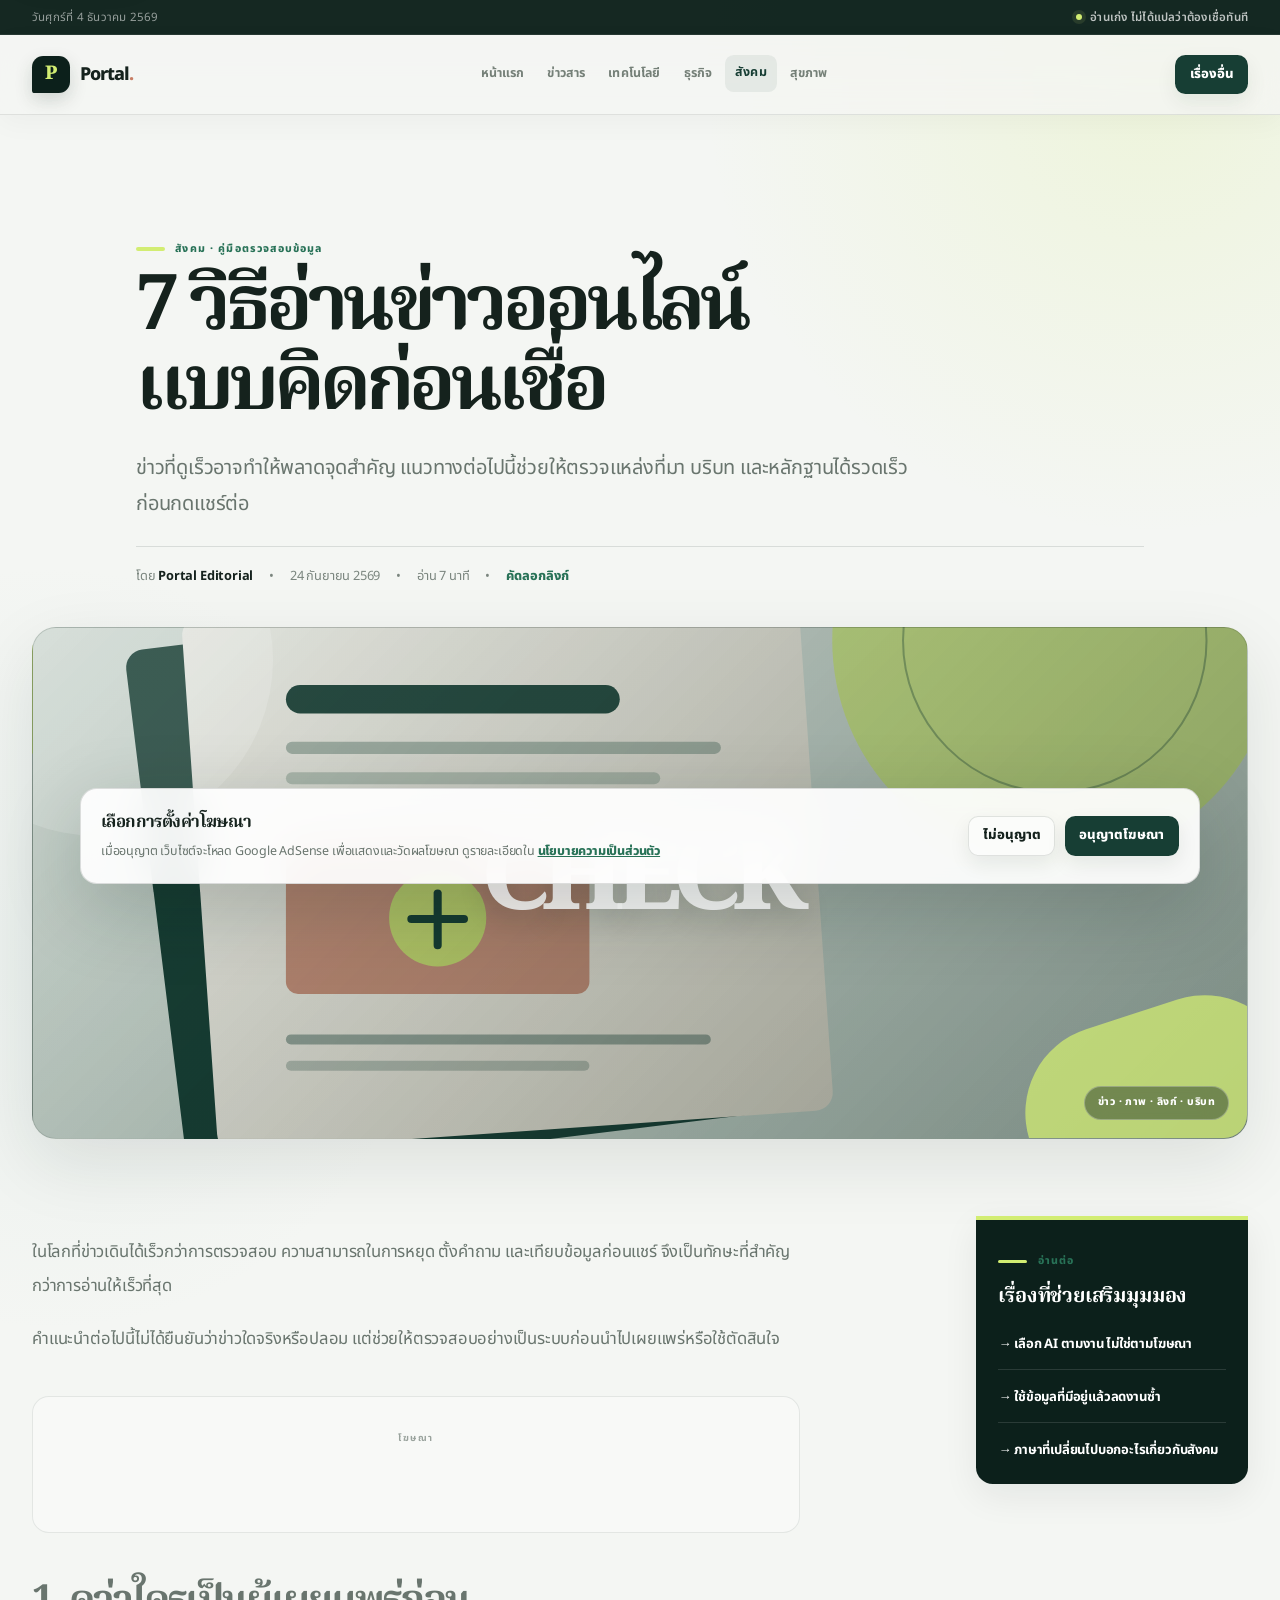
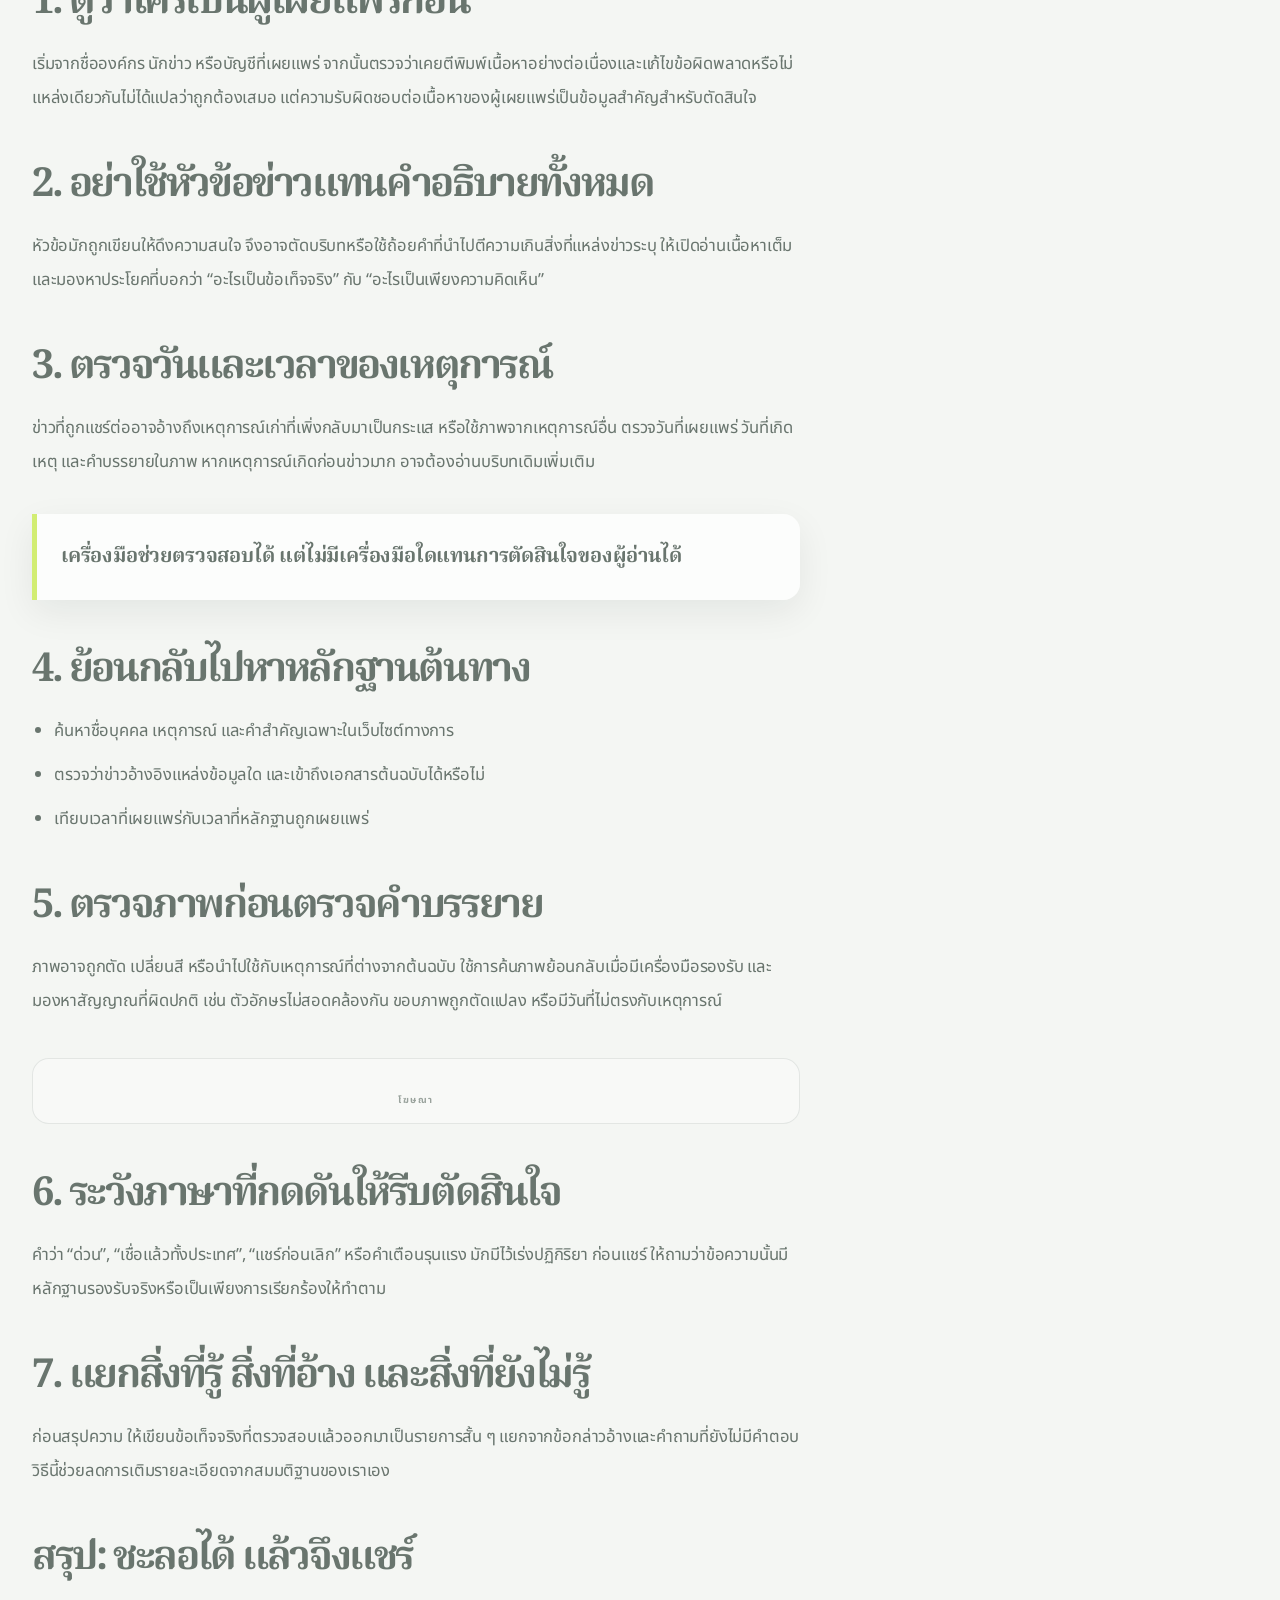
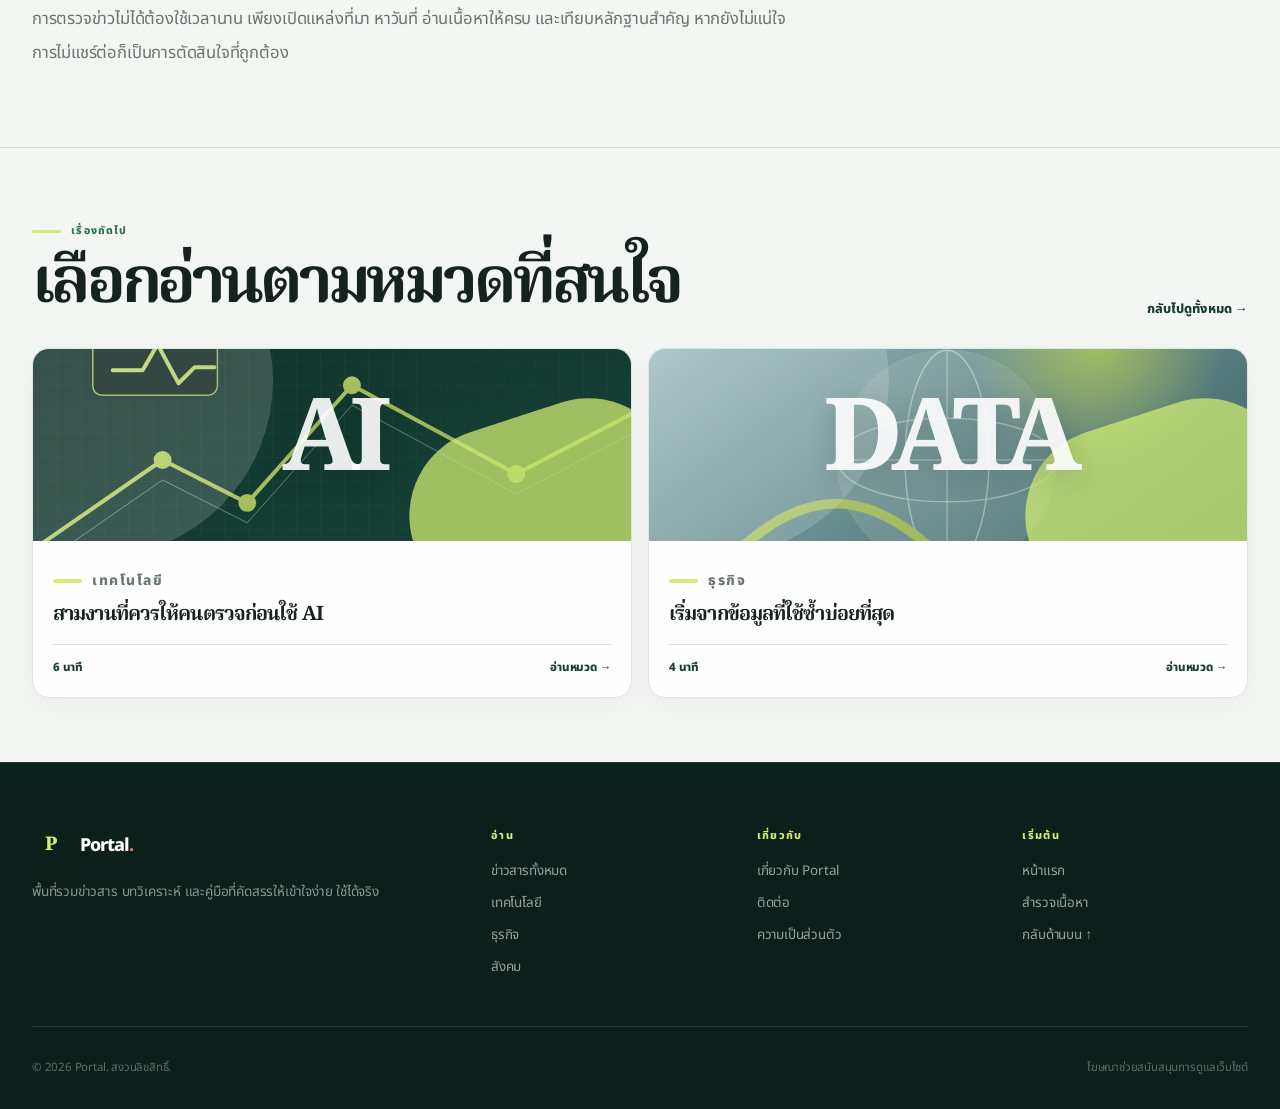
<file: article.html>
<!doctype html>
<html lang="th">
  <head>
    <meta charset="UTF-8" />
    <meta name="viewport" content="width=device-width, initial-scale=1.0" />
    <meta name="theme-color" content="#123f34" />
    <meta name="description" content="แนวทางตรวจสอบข่าว ภาพ และข้อมูลออนไลน์ก่อนแชร์ต่อ โดยเน้นแหล่งที่มา บริบท และหลักฐานที่ตรวจสอบได้" />
    <meta name="robots" content="index,follow" />
    <link rel="canonical" href="https://brief.fintechxhub.com/article.html" />
    <meta property="og:url" content="https://brief.fintechxhub.com/article.html" />
    <meta property="og:locale" content="th_TH" />
    <meta property="og:type" content="article" />
    <meta property="og:title" content="7 วิธีอ่านข่าวออนไลน์แบบคิดก่อนเชื่อ — Portal" />
    <meta property="og:description" content="ตรวจข้อความ ภาพ และลิงก์อย่างเป็นระบบ ก่อนตัดสินใจแชร์ต่อ" />
    <meta property="article:published_time" content="2026-09-24" />
    <script type="application/ld+json">
      {
        "@context": "https://schema.org",
        "@type": "Article",
        "headline": "7 วิธีอ่านข่าวออนไลน์แบบคิดก่อนเชื่อ",
        "description": "แนวทางตรวจสอบข่าว ภาพ และข้อมูลออนไลน์ก่อนแชร์ต่อ",
        "url": "https://brief.fintechxhub.com/article.html",
        "mainEntityOfPage": { "@type": "WebPage", "@id": "https://brief.fintechxhub.com/article.html" },
        "inLanguage": "th-TH",
        "datePublished": "2026-09-24",
        "dateModified": "2026-09-24",
        "author": { "@type": "Organization", "name": "Portal Editorial" },
        "publisher": { "@type": "Organization", "name": "Portal" }
      }
    </script>
    <title>7 วิธีอ่านข่าวออนไลน์แบบคิดก่อนเชื่อ — Portal</title>
    <link rel="preconnect" href="https://fonts.googleapis.com" />
    <link rel="preconnect" href="https://fonts.gstatic.com" crossorigin />
    <link href="https://fonts.googleapis.com/css2?family=Noto+Sans+Thai:wght@400;500;600;700;800&amp;family=Noto+Serif+Thai:wght@600;700;800&amp;display=swap" rel="stylesheet" />
    <link rel="alternate" type="application/rss+xml" title="Portal RSS" href="rss.xml" />
    <link rel="icon" href="favicon.svg" type="image/svg+xml" />
    <link rel="manifest" href="site.webmanifest" />
    <link rel="stylesheet" href="assets/css/site.css" />
    <script src="assets/js/site.js" defer></script>
    <meta property="og:site_name" content="Portal" />
    <meta name="twitter:card" content="summary" />
  </head>
  <body>
    <a class="skip-link" href="#main-content">ข้ามไปยังเนื้อหา</a>
    <div class="topline"><div class="container topline-inner"><span class="topline-date" data-current-date></span><span class="topline-message"><span class="live-dot" aria-hidden="true"></span>อ่านเก่ง ไม่ได้แปลว่าต้องเชื่อทันที</span></div></div>
    <header class="site-header"><div class="container header-main"><a class="brand" href="index.html" aria-label="Portal หน้าแรก"><span class="brand-mark" aria-hidden="true">P</span><span>Portal<span class="brand-dot">.</span></span></a><nav class="main-nav" aria-label="เมนูหลัก"><a href="index.html">หน้าแรก</a><a href="news.html">ข่าวสาร</a><a href="news.html?category=เทคโนโลยี">เทคโนโลยี</a><a href="news.html?category=ธุรกิจ">ธุรกิจ</a><a href="news.html?category=สังคม" aria-current="page">สังคม</a><a href="news.html?category=สุขภาพ">สุขภาพ</a></nav><div class="header-actions"><a class="button button-small" href="news.html">เรื่องอื่น</a><button class="menu-button" type="button" data-menu-button aria-expanded="false" aria-controls="mobile-navigation" aria-label="เปิดเมนู"><svg aria-hidden="true" viewBox="0 0 24 24" width="20" height="20" fill="none" stroke="currentColor" stroke-width="2"><path d="M4 7h16M4 12h16M4 17h16" /></svg></button></div></div><nav class="mobile-nav" id="mobile-navigation" data-mobile-nav aria-label="เมนูบนมือถือ"><a href="index.html">หน้าแรก <span>01</span></a><a href="news.html">ข่าวสาร <span>02</span></a><a href="news.html?category=เทคโนโลยี">เทคโนโลยี <span>03</span></a><a href="news.html?category=ธุรกิจ">ธุรกิจ <span>04</span></a><a href="news.html?category=สังคม">สังคม <span>05</span></a><a href="news.html?category=สุขภาพ">สุขภาพ <span>06</span></a></nav></header>

    <main id="main-content">
      <article>
        <header class="detail-header"><div class="container detail-header-inner"><p class="eyebrow">สังคม · คู่มือตรวจสอบข้อมูล</p><h1 class="detail-title">7 วิธีอ่านข่าวออนไลน์แบบคิดก่อนเชื่อ</h1><p class="detail-lead">ข่าวที่ดูเร็วอาจทำให้พลาดจุดสำคัญ แนวทางต่อไปนี้ช่วยให้ตรวจแหล่งที่มา บริบท และหลักฐานได้รวดเร็วก่อนกดแชร์ต่อ</p><div class="byline"><span>โดย <strong>Portal Editorial</strong></span><span>•</span><time datetime="2026-09-24">24 กันยายน 2569</time><span>•</span><span>อ่าน 7 นาที</span><span>•</span><button class="copy-button" type="button" data-copy-link>คัดลอกลิงก์</button></div></div></header>

        <div class="container"><div class="detail-visual visual-coral visual-pattern"><span class="visual-word">CHECK</span><span class="visual-label">ข่าว · ภาพ · ลิงก์ · บริบท</span></div></div>

        <div class="container detail-layout">
          <div class="article-prose">
            <p>ในโลกที่ข่าวเดินได้เร็วกว่าการตรวจสอบ ความสามารถในการหยุด ตั้งคำถาม และเทียบข้อมูลก่อนแชร์ จึงเป็นทักษะที่สำคัญกว่าการอ่านให้เร็วที่สุด</p>
            <p>คำแนะนำต่อไปนี้ไม่ได้ยืนยันว่าข่าวใดจริงหรือปลอม แต่ช่วยให้ตรวจสอบอย่างเป็นระบบก่อนนำไปเผยแพร่หรือใช้ตัดสินใจ</p>

            <aside class="advertisement inline-ad" aria-label="โฆษณา"><p class="ad-label">โฆษณา</p><div class="ad-desktop ad-standard"><ins class="adsbygoogle" style="display:inline-block;width:600px;height:70px" data-ad-client="ca-pub-3203802670121740" data-ad-slot="4348689913"></ins></div></aside>

            <h2>1. ดูว่าใครเป็นผู้เผยแพร่ก่อน</h2>
            <p>เริ่มจากชื่อองค์กร นักข่าว หรือบัญชีที่เผยแพร่ จากนั้นตรวจว่าเคยตีพิมพ์เนื้อหาอย่างต่อเนื่องและแก้ไขข้อผิดพลาดหรือไม่ แหล่งเดียวกันไม่ได้แปลว่าถูกต้องเสมอ แต่ความรับผิดชอบต่อเนื้อหาของผู้เผยแพร่เป็นข้อมูลสำคัญสำหรับตัดสินใจ</p>

            <h2>2. อย่าใช้หัวข้อข่าวแทนคำอธิบายทั้งหมด</h2>
            <p>หัวข้อมักถูกเขียนให้ดึงความสนใจ จึงอาจตัดบริบทหรือใช้ถ้อยคำที่นำไปตีความเกินสิ่งที่แหล่งข่าวระบุ ให้เปิดอ่านเนื้อหาเต็ม และมองหาประโยคที่บอกว่า “อะไรเป็นข้อเท็จจริง” กับ “อะไรเป็นเพียงความคิดเห็น”</p>

            <h2>3. ตรวจวันและเวลาของเหตุการณ์</h2>
            <p>ข่าวที่ถูกแชร์ต่ออาจอ้างถึงเหตุการณ์เก่าที่เพิ่งกลับมาเป็นกระแส หรือใช้ภาพจากเหตุการณ์อื่น ตรวจวันที่เผยแพร่ วันที่เกิดเหตุ และคำบรรยายในภาพ หากเหตุการณ์เกิดก่อนข่าวมาก อาจต้องอ่านบริบทเดิมเพิ่มเติม</p>

            <blockquote>เครื่องมือช่วยตรวจสอบได้ แต่ไม่มีเครื่องมือใดแทนการตัดสินใจของผู้อ่านได้</blockquote>

            <h2>4. ย้อนกลับไปหาหลักฐานต้นทาง</h2>
            <ul><li>ค้นหาชื่อบุคคล เหตุการณ์ และคำสำคัญเฉพาะในเว็บไซต์ทางการ</li><li>ตรวจว่าข่าวอ้างอิงแหล่งข้อมูลใด และเข้าถึงเอกสารต้นฉบับได้หรือไม่</li><li>เทียบเวลาที่เผยแพร่กับเวลาที่หลักฐานถูกเผยแพร่</li></ul>

            <h2>5. ตรวจภาพก่อนตรวจคำบรรยาย</h2>
            <p>ภาพอาจถูกตัด เปลี่ยนสี หรือนำไปใช้กับเหตุการณ์ที่ต่างจากต้นฉบับ ใช้การค้นภาพย้อนกลับเมื่อมีเครื่องมือรองรับ และมองหาสัญญาณที่ผิดปกติ เช่น ตัวอักษรไม่สอดคล้องกัน ขอบภาพถูกตัดแปลง หรือมีวันที่ไม่ตรงกับเหตุการณ์</p>

            <aside class="advertisement inline-ad" aria-label="โฆษณา"><p class="ad-label">โฆษณา</p><div class="ad-mobile"><ins class="adsbygoogle" style="display:block" data-ad-format="fluid" data-ad-layout-key="-ef+6k-30-ac+ty" data-ad-client="ca-pub-3203802670121740" data-ad-slot="7740847159"></ins></div></aside>

            <h2>6. ระวังภาษาที่กดดันให้รีบตัดสินใจ</h2>
            <p>คำว่า “ด่วน”, “เชื่อแล้วทั้งประเทศ”, “แชร์ก่อนเลิก” หรือคำเตือนรุนแรง มักมีไว้เร่งปฏิกิริยา ก่อนแชร์ ให้ถามว่าข้อความนั้นมีหลักฐานรองรับจริงหรือเป็นเพียงการเรียกร้องให้ทำตาม</p>

            <h2>7. แยกสิ่งที่รู้ สิ่งที่อ้าง และสิ่งที่ยังไม่รู้</h2>
            <p>ก่อนสรุปความ ให้เขียนข้อเท็จจริงที่ตรวจสอบแล้วออกมาเป็นรายการสั้น ๆ แยกจากข้อกล่าวอ้างและคำถามที่ยังไม่มีคำตอบ วิธีนี้ช่วยลดการเติมรายละเอียดจากสมมติฐานของเราเอง</p>

            <h2>สรุป: ชะลอได้ แล้วจึงแชร์</h2>
            <p>การตรวจข่าวไม่ได้ต้องใช้เวลานาน เพียงเปิดแหล่งที่มา หาวันที่ อ่านเนื้อหาให้ครบ และเทียบหลักฐานสำคัญ หากยังไม่แน่ใจ การไม่แชร์ต่อก็เป็นการตัดสินใจที่ถูกต้อง</p>
          </div>

          <aside class="article-aside"><div class="aside-card"><p class="eyebrow">อ่านต่อ</p><h2>เรื่องที่ช่วยเสริมมุมมอง</h2><ul><li><a href="news.html?category=เทคโนโลยี">→ เลือก AI ตามงาน ไม่ใช่ตามโฆษณา</a></li><li><a href="news.html?category=ธุรกิจ">→ ใช้ข้อมูลที่มีอยู่แล้วลดงานซ้ำ</a></li><li><a href="news.html?category=สังคม">→ ภาษาที่เปลี่ยนไปบอกอะไรเกี่ยวกับสังคม</a></li></ul></div></aside>
        </div>
      </article>

      <section class="section section-compact section-rule"><div class="container"><div class="section-head"><div class="section-head-copy"><p class="eyebrow">เรื่องถัดไป</p><h2 class="section-title">เลือกอ่านตามหมวดที่สนใจ</h2></div><a class="section-link" href="news.html">กลับไปดูทั้งหมด →</a></div><div class="story-grid"><article class="story-card"><a class="card-visual visual-brand visual-pattern" href="news.html?category=เทคโนโลยี"><span class="visual-word">AI</span></a><div class="card-body"><p class="eyebrow">เทคโนโลยี</p><h3><a href="news.html?category=เทคโนโลยี">สามงานที่ควรให้คนตรวจก่อนใช้ AI</a></h3><div class="card-footer"><span>6 นาที</span><a href="news.html?category=เทคโนโลยี">อ่านหมวด →</a></div></div></article><article class="story-card"><a class="card-visual visual-sky visual-pattern" href="news.html?category=ธุรกิจ"><span class="visual-word">DATA</span></a><div class="card-body"><p class="eyebrow">ธุรกิจ</p><h3><a href="news.html?category=ธุรกิจ">เริ่มจากข้อมูลที่ใช้ซ้ำบ่อยที่สุด</a></h3><div class="card-footer"><span>4 นาที</span><a href="news.html?category=ธุรกิจ">อ่านหมวด →</a></div></div></article></div></div></section>
    </main>

    <footer class="site-footer"><div class="container"><div class="footer-grid"><div class="footer-brand"><a class="brand" href="index.html"><span class="brand-mark" aria-hidden="true">P</span><span>Portal<span class="brand-dot">.</span></span></a><p>พื้นที่รวมข่าวสาร บทวิเคราะห์ และคู่มือที่คัดสรรให้เข้าใจง่าย ใช้ได้จริง</p></div><div><p class="footer-title">อ่าน</p><div class="footer-links"><a href="news.html">ข่าวสารทั้งหมด</a><a href="news.html?category=เทคโนโลยี">เทคโนโลยี</a><a href="news.html?category=ธุรกิจ">ธุรกิจ</a><a href="news.html?category=สังคม">สังคม</a></div></div><div><p class="footer-title">เกี่ยวกับ</p><div class="footer-links"><a href="about.html">เกี่ยวกับ Portal</a><a href="contact.html">ติดต่อ</a><a href="privacy.html">ความเป็นส่วนตัว</a></div></div><div><p class="footer-title">เริ่มต้น</p><div class="footer-links"><a href="index.html">หน้าแรก</a><a href="news.html">สำรวจเนื้อหา</a><a href="#main-content">กลับด้านบน ↑</a></div></div></div><div class="footer-bottom"><p>© <span data-current-year>2026</span> Portal. สงวนลิขสิทธิ์.</p><p>โฆษณาช่วยสนับสนุนการดูแลเว็บไซต์</p></div></div></footer>
    <div class="consent" data-consent-banner hidden role="dialog" aria-labelledby="portal-consent-title" aria-describedby="portal-consent-description"><div class="consent-inner"><div><h2 id="portal-consent-title">เลือกการตั้งค่าโฆษณา</h2><p id="portal-consent-description">เมื่ออนุญาต เว็บไซต์จะโหลด Google AdSense เพื่อแสดงและวัดผลโฆษณา ดูรายละเอียดใน <a href="privacy.html">นโยบายความเป็นส่วนตัว</a></p></div><div class="consent-actions"><button class="button button-outline button-small" type="button" data-consent="declined">ไม่อนุญาต</button><button class="button button-small" type="button" data-consent="granted">อนุญาตโฆษณา</button></div></div></div><button class="consent-settings" type="button" data-consent-settings hidden>ตั้งค่าโฆษณา</button>
  </body>
</html>
</file>
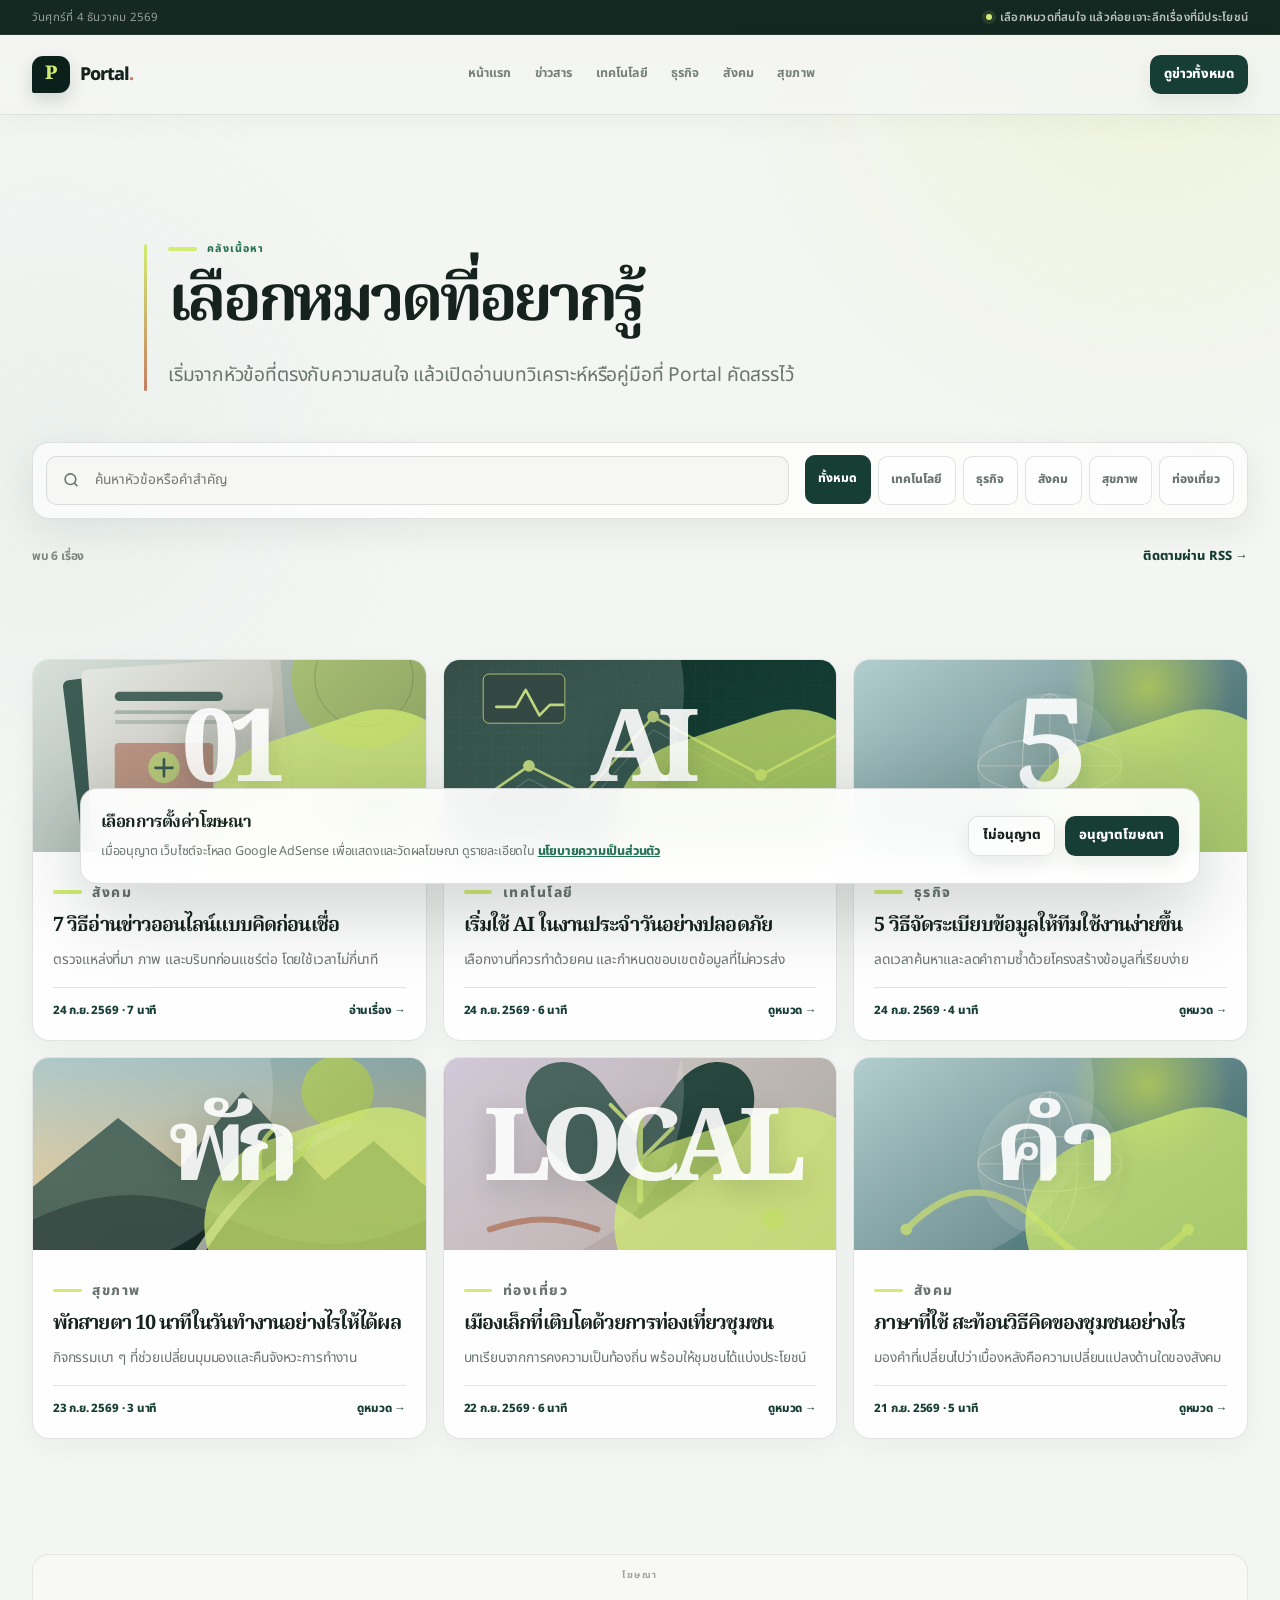
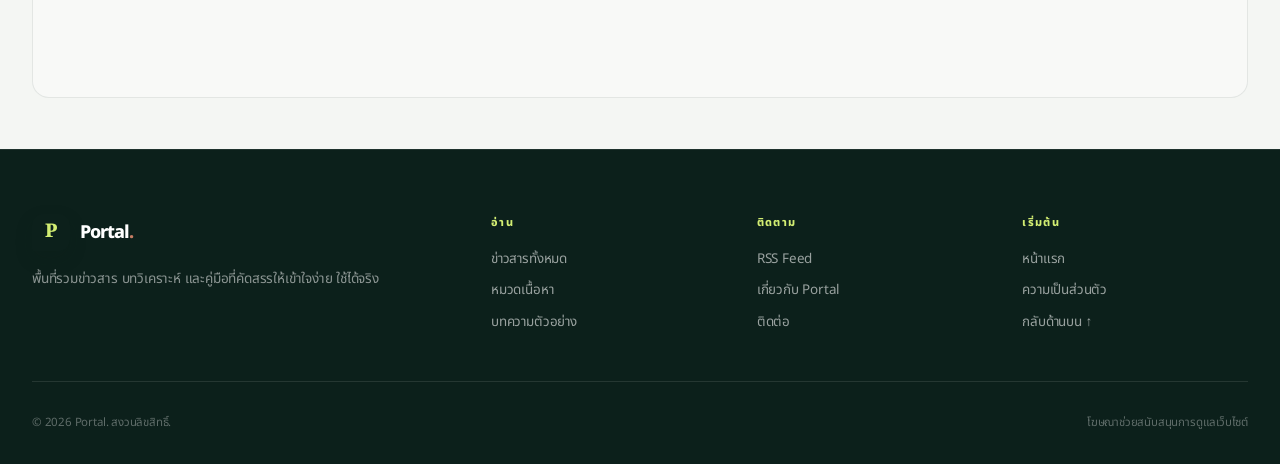
<file: category.html>
<!doctype html>
<html lang="th">
  <head>
    <meta charset="UTF-8" />
    <meta name="viewport" content="width=device-width, initial-scale=1.0" />
    <meta name="theme-color" content="#123f34" />
    <meta name="description" content="สำรวจเนื้อหา Portal แยกตามหมวด พร้อมค้นหาและกรองเรื่องที่สนใจ" />
    <meta name="robots" content="index,follow" />
    <link rel="canonical" href="https://brief.fintechxhub.com/category.html" />
    <meta property="og:locale" content="th_TH" />
    <meta property="og:type" content="website" />
    <meta property="og:url" content="https://brief.fintechxhub.com/category.html" />
    <meta property="og:title" content="หมวดเนื้อหา — Portal" />
    <meta property="og:description" content="เลือกอ่านตามหมวดที่สนใจจาก Portal" />
    <link rel="alternate" type="application/rss+xml" title="Portal RSS" href="rss.xml" />
    <link rel="icon" href="favicon.svg" type="image/svg+xml" />
    <link rel="manifest" href="site.webmanifest" />
    <script type="application/ld+json">{"@context":"https://schema.org","@type":"CollectionPage","name":"หมวดเนื้อหา","inLanguage":"th-TH","isPartOf":{"@type":"WebSite","name":"Portal","url":"https://brief.fintechxhub.com/"}}</script>
    <title>หมวดเนื้อหา — Portal</title>
    <link rel="preconnect" href="https://fonts.googleapis.com" />
    <link rel="preconnect" href="https://fonts.gstatic.com" crossorigin />
    <link href="https://fonts.googleapis.com/css2?family=Noto+Sans+Thai:wght@400;500;600;700;800&amp;family=Noto+Serif+Thai:wght@600;700;800&amp;display=swap" rel="stylesheet" />
    <link rel="stylesheet" href="assets/css/site.css" />
    <script src="assets/js/site.js" defer></script>
    <meta property="og:site_name" content="Portal" />
    <meta name="twitter:card" content="summary" />
  </head>
  <body>
    <a class="skip-link" href="#main-content">ข้ามไปยังเนื้อหา</a>
    <div class="topline"><div class="container topline-inner"><span class="topline-date" data-current-date></span><span class="topline-message"><span class="live-dot" aria-hidden="true"></span>เลือกหมวดที่สนใจ แล้วค่อยเจาะลึกเรื่องที่มีประโยชน์</span></div></div>
    <header class="site-header">
      <div class="container header-main">
        <a class="brand" href="index.html" aria-label="Portal หน้าแรก"><span class="brand-mark" aria-hidden="true">P</span><span>Portal<span class="brand-dot">.</span></span></a>
        <nav class="main-nav" aria-label="เมนูหลัก"><a href="index.html">หน้าแรก</a><a href="news.html">ข่าวสาร</a><a href="news.html?category=เทคโนโลยี">เทคโนโลยี</a><a href="news.html?category=ธุรกิจ">ธุรกิจ</a><a href="news.html?category=สังคม">สังคม</a><a href="news.html?category=สุขภาพ">สุขภาพ</a></nav>
        <div class="header-actions"><a class="button button-small" href="news.html">ดูข่าวทั้งหมด</a><button class="menu-button" type="button" data-menu-button aria-expanded="false" aria-controls="mobile-navigation" aria-label="เปิดเมนู"><svg aria-hidden="true" viewBox="0 0 24 24" width="20" height="20" fill="none" stroke="currentColor" stroke-width="2"><path d="M4 7h16M4 12h16M4 17h16" /></svg></button></div>
      </div>
      <nav class="mobile-nav" id="mobile-navigation" data-mobile-nav aria-label="เมนูบนมือถือ"><a href="index.html">หน้าแรก <span>01</span></a><a href="news.html">ข่าวสาร <span>02</span></a><a href="news.html?category=เทคโนโลยี">เทคโนโลยี <span>03</span></a><a href="news.html?category=ธุรกิจ">ธุรกิจ <span>04</span></a><a href="news.html?category=สังคม">สังคม <span>05</span></a><a href="news.html?category=สุขภาพ">สุขภาพ <span>06</span></a></nav>
    </header>

    <main id="main-content">
      <section class="page-hero" data-category-page>
        <div class="container page-hero-inner">
          <p class="eyebrow" data-category-eyebrow>คลังเนื้อหา</p>
          <h1 class="page-title" data-category-title>เลือกหมวดที่อยากรู้</h1>
          <p class="page-lead" data-category-description>เริ่มจากหัวข้อที่ตรงกับความสนใจ แล้วเปิดอ่านบทวิเคราะห์หรือคู่มือที่ Portal คัดสรรไว้</p>
        </div>
      </section>

      <section class="container" aria-label="ค้นหาและกรองหมวด">
        <div class="filters">
          <div class="search-field">
            <svg aria-hidden="true" viewBox="0 0 24 24" fill="none" stroke="currentColor" stroke-width="2"><circle cx="11" cy="11" r="7" /><path d="m20 20-4-4" /></svg>
            <label class="sr-only" for="category-search">ค้นหาบทความ</label>
            <input id="category-search" type="search" placeholder="ค้นหาหัวข้อหรือคำสำคัญ" data-news-search />
          </div>
          <div class="filter-list" aria-label="กรองตามหมวด">
            <button class="filter-button" type="button" data-filter="ทั้งหมด" aria-pressed="true">ทั้งหมด</button>
            <button class="filter-button" type="button" data-filter="เทคโนโลยี" aria-pressed="false">เทคโนโลยี</button>
            <button class="filter-button" type="button" data-filter="ธุรกิจ" aria-pressed="false">ธุรกิจ</button>
            <button class="filter-button" type="button" data-filter="สังคม" aria-pressed="false">สังคม</button>
            <button class="filter-button" type="button" data-filter="สุขภาพ" aria-pressed="false">สุขภาพ</button>
            <button class="filter-button" type="button" data-filter="ท่องเที่ยว" aria-pressed="false">ท่องเที่ยว</button>
          </div>
        </div>
        <div class="news-toolbar"><p class="news-count" data-news-count aria-live="polite">กำลังโหลดรายการ</p><a class="section-link" href="rss.xml">ติดตามผ่าน RSS →</a></div>
      </section>

      <section class="container section-compact" aria-label="รายการเนื้อหาตามหมวด">
        <div class="news-grid">
          <article class="story-card" data-news-card data-category="สังคม" data-title="7 วิธีอ่านข่าวออนไลน์แบบคิดก่อนเชื่อ"><a class="card-visual visual-coral visual-pattern" href="article.html"><span class="visual-word">01</span><span class="visual-label">คู่มือ</span></a><div class="card-body"><p class="eyebrow">สังคม</p><h3><a href="article.html">7 วิธีอ่านข่าวออนไลน์แบบคิดก่อนเชื่อ</a></h3><p>ตรวจแหล่งที่มา ภาพ และบริบทก่อนแชร์ต่อ โดยใช้เวลาไม่กี่นาที</p><div class="card-footer"><span>24 ก.ย. 2569 · 7 นาที</span><a href="article.html">อ่านเรื่อง →</a></div></div></article>
          <article class="story-card" data-news-card data-category="เทคโนโลยี" data-title="เริ่มใช้ AI ในงานประจำวันอย่างปลอดภัย"><a class="card-visual visual-brand visual-pattern" href="news.html?category=เทคโนโลยี"><span class="visual-word">AI</span></a><div class="card-body"><p class="eyebrow">เทคโนโลยี</p><h3><a href="news.html?category=เทคโนโลยี">เริ่มใช้ AI ในงานประจำวันอย่างปลอดภัย</a></h3><p>เลือกงานที่ควรทำด้วยคน และกำหนดขอบเขตข้อมูลที่ไม่ควรส่ง</p><div class="card-footer"><span>24 ก.ย. 2569 · 6 นาที</span><a href="news.html?category=เทคโนโลยี">ดูหมวด →</a></div></div></article>
          <article class="story-card" data-news-card data-category="ธุรกิจ" data-title="5 วิธีจัดระเบียบข้อมูลให้ทีมใช้งานง่ายขึ้น"><a class="card-visual visual-sky visual-pattern" href="news.html?category=ธุรกิจ"><span class="visual-number">5</span></a><div class="card-body"><p class="eyebrow">ธุรกิจ</p><h3><a href="news.html?category=ธุรกิจ">5 วิธีจัดระเบียบข้อมูลให้ทีมใช้งานง่ายขึ้น</a></h3><p>ลดเวลาค้นหาและลดคำถามซ้ำด้วยโครงสร้างข้อมูลที่เรียบง่าย</p><div class="card-footer"><span>24 ก.ย. 2569 · 4 นาที</span><a href="news.html?category=ธุรกิจ">ดูหมวด →</a></div></div></article>
          <article class="story-card" data-news-card data-category="สุขภาพ" data-title="พักสายตา 10 นาทีในวันทำงานอย่างไรให้ได้ผล"><a class="card-visual visual-sand visual-pattern" href="news.html?category=สุขภาพ"><span class="visual-word">พัก</span></a><div class="card-body"><p class="eyebrow">สุขภาพ</p><h3><a href="news.html?category=สุขภาพ">พักสายตา 10 นาทีในวันทำงานอย่างไรให้ได้ผล</a></h3><p>กิจกรรมเบา ๆ ที่ช่วยเปลี่ยนมุมมองและคืนจังหวะการทำงาน</p><div class="card-footer"><span>23 ก.ย. 2569 · 3 นาที</span><a href="news.html?category=สุขภาพ">ดูหมวด →</a></div></div></article>
          <article class="story-card" data-news-card data-category="ท่องเที่ยว" data-title="เมืองเล็กที่เติบโตด้วยการท่องเที่ยวชุมชน"><a class="card-visual visual-lilac visual-pattern" href="news.html?category=ท่องเที่ยว"><span class="visual-word">LOCAL</span></a><div class="card-body"><p class="eyebrow">ท่องเที่ยว</p><h3><a href="news.html?category=ท่องเที่ยว">เมืองเล็กที่เติบโตด้วยการท่องเที่ยวชุมชน</a></h3><p>บทเรียนจากการคงความเป็นท้องถิ่น พร้อมให้ชุมชนได้แบ่งประโยชน์</p><div class="card-footer"><span>22 ก.ย. 2569 · 6 นาที</span><a href="news.html?category=ท่องเที่ยว">ดูหมวด →</a></div></div></article>
          <article class="story-card" data-news-card data-category="สังคม" data-title="ภาษาที่ใช้ สะท้อนวิธีคิดของชุมชนอย่างไร"><a class="card-visual visual-sky visual-pattern" href="news.html?category=สังคม"><span class="visual-word">คำ</span></a><div class="card-body"><p class="eyebrow">สังคม</p><h3><a href="news.html?category=สังคม">ภาษาที่ใช้ สะท้อนวิธีคิดของชุมชนอย่างไร</a></h3><p>มองคำที่เปลี่ยนไปว่าเบื้องหลังคือความเปลี่ยนแปลงด้านใดของสังคม</p><div class="card-footer"><span>21 ก.ย. 2569 · 5 นาที</span><a href="news.html?category=สังคม">ดูหมวด →</a></div></div></article>
        </div>
        <div class="empty-state" data-news-empty hidden><strong>ยังไม่พบเรื่องที่ตรงกัน</strong><p>ลองเปลี่ยนคำค้นหาหรือเลือกหมวดอื่น</p></div>
      </section>

      <aside class="container advertisement" aria-label="โฆษณา"><p class="ad-label">โฆษณา</p><div class="ad-desktop ad-wide"><ins class="adsbygoogle" style="display:inline-block;width:1200px;height:90px" data-ad-client="ca-pub-3203802670121740" data-ad-slot="6303144309"></ins></div><div class="ad-mobile"><ins class="adsbygoogle" style="display:block" data-ad-format="fluid" data-ad-layout-key="-ef+6k-30-ac+ty" data-ad-client="ca-pub-3203802670121740" data-ad-slot="7740847159"></ins></div></aside>
    </main>

    <footer class="site-footer"><div class="container"><div class="footer-grid"><div class="footer-brand"><a class="brand" href="index.html"><span class="brand-mark" aria-hidden="true">P</span><span>Portal<span class="brand-dot">.</span></span></a><p>พื้นที่รวมข่าวสาร บทวิเคราะห์ และคู่มือที่คัดสรรให้เข้าใจง่าย ใช้ได้จริง</p></div><div><p class="footer-title">อ่าน</p><div class="footer-links"><a href="news.html">ข่าวสารทั้งหมด</a><a href="category.html">หมวดเนื้อหา</a><a href="article.html">บทความตัวอย่าง</a></div></div><div><p class="footer-title">ติดตาม</p><div class="footer-links"><a href="rss.xml">RSS Feed</a><a href="about.html">เกี่ยวกับ Portal</a><a href="contact.html">ติดต่อ</a></div></div><div><p class="footer-title">เริ่มต้น</p><div class="footer-links"><a href="index.html">หน้าแรก</a><a href="privacy.html">ความเป็นส่วนตัว</a><a href="#main-content">กลับด้านบน ↑</a></div></div></div><div class="footer-bottom"><p>© <span data-current-year>2026</span> Portal. สงวนลิขสิทธิ์.</p><p>โฆษณาช่วยสนับสนุนการดูแลเว็บไซต์</p></div></div></footer>
    <div class="consent" data-consent-banner hidden role="dialog" aria-labelledby="portal-consent-title" aria-describedby="portal-consent-description"><div class="consent-inner"><div><h2 id="portal-consent-title">เลือกการตั้งค่าโฆษณา</h2><p id="portal-consent-description">เมื่ออนุญาต เว็บไซต์จะโหลด Google AdSense เพื่อแสดงและวัดผลโฆษณา ดูรายละเอียดใน <a href="privacy.html">นโยบายความเป็นส่วนตัว</a></p></div><div class="consent-actions"><button class="button button-outline button-small" type="button" data-consent="declined">ไม่อนุญาต</button><button class="button button-small" type="button" data-consent="granted">อนุญาตโฆษณา</button></div></div></div><button class="consent-settings" type="button" data-consent-settings hidden>ตั้งค่าโฆษณา</button>
  </body>
</html>
</file>
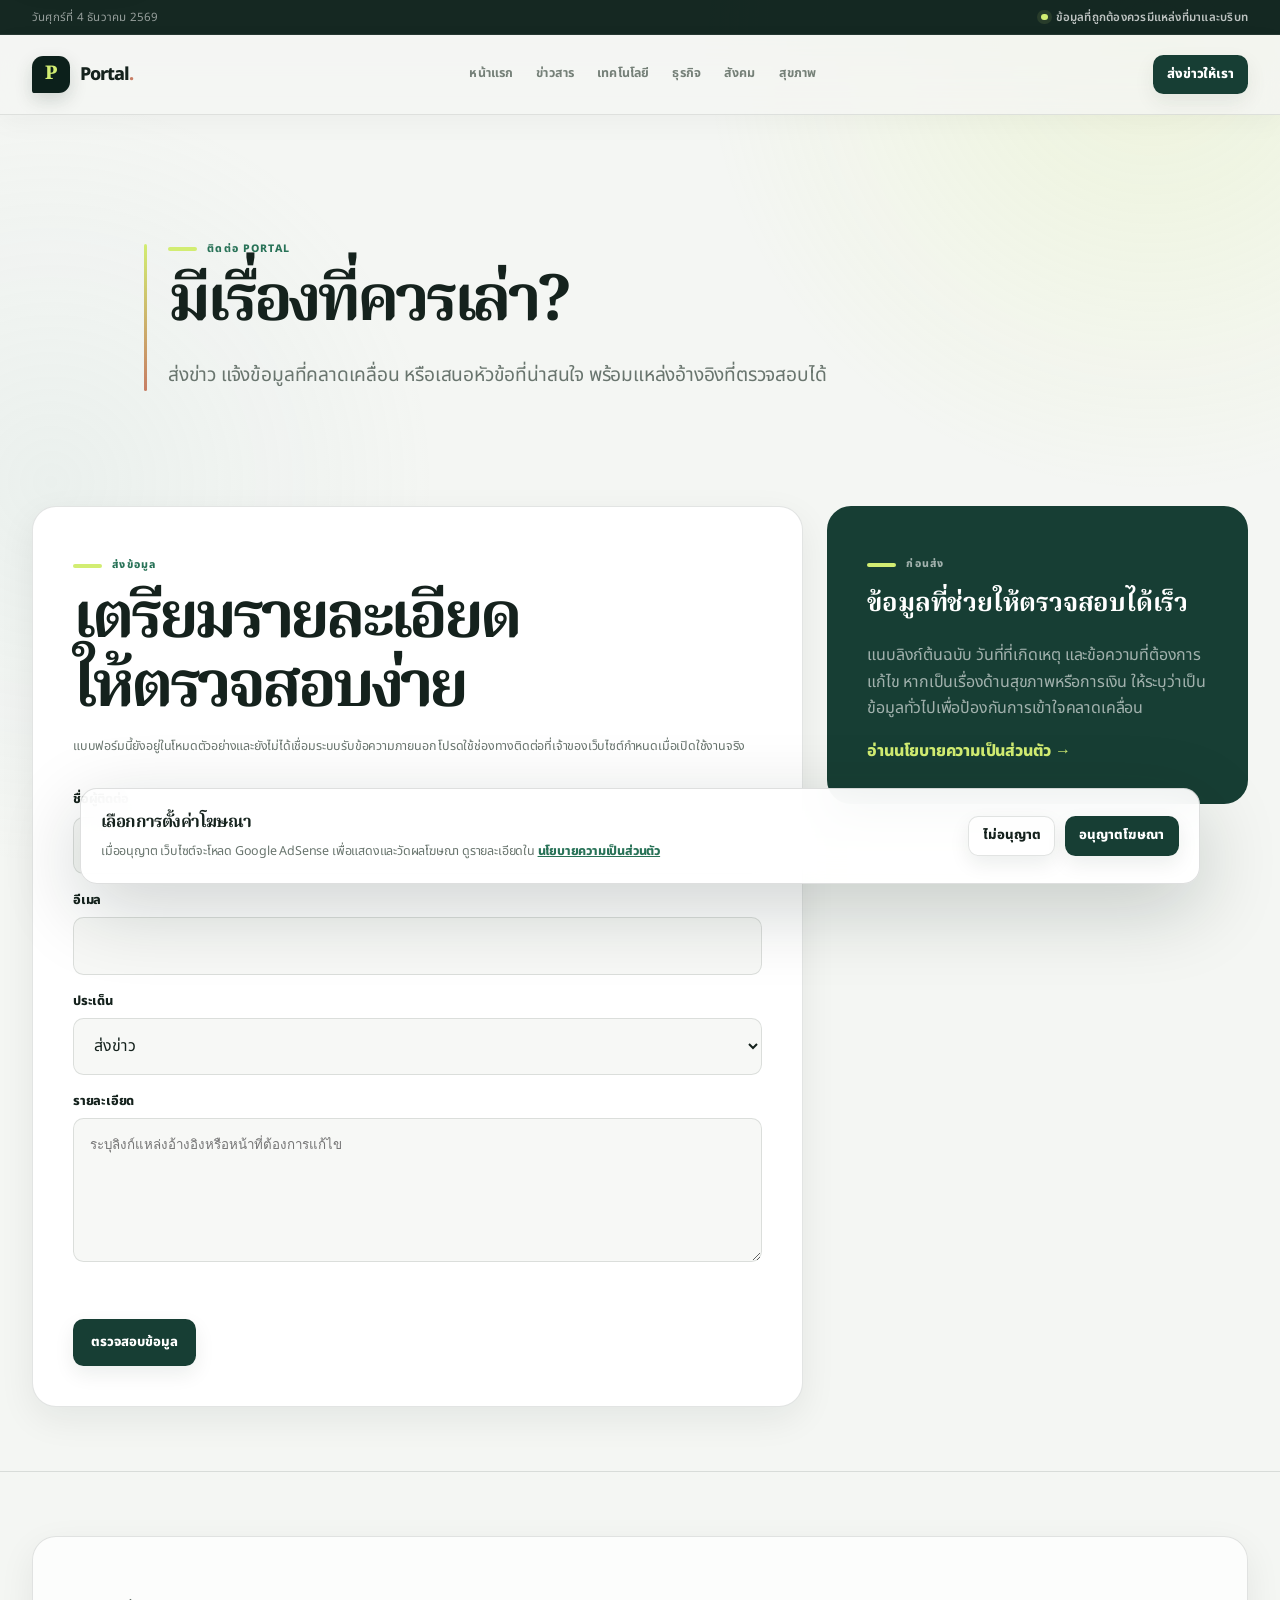
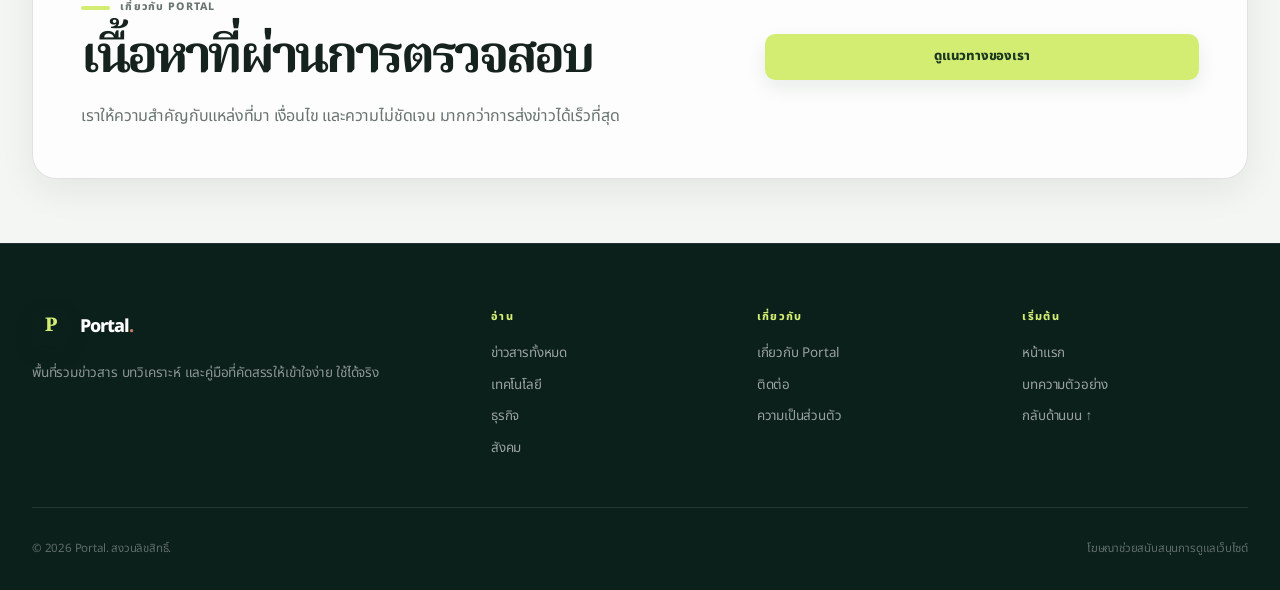
<file: contact.html>
<!doctype html>
<html lang="th">
  <head>
    <meta charset="UTF-8" />
    <meta name="viewport" content="width=device-width, initial-scale=1.0" />
    <meta name="theme-color" content="#123f34" />
    <meta name="description" content="ช่องทางติดต่อและแนวทางการส่งข่าว ข้อมูลแก้ไข หรือข้อเสนอเนื้อหาสำหรับ Portal" />
    <meta name="robots" content="index,follow" />
    <link rel="canonical" href="https://brief.fintechxhub.com/contact.html" />
    <meta property="og:url" content="https://brief.fintechxhub.com/contact.html" />
    <meta property="og:locale" content="th_TH" />
    <meta property="og:type" content="website" />
    <meta property="og:title" content="ติดต่อ Portal" />
    <meta property="og:description" content="ส่งข่าว แจ้งแก้ไข หรือเสนอหัวข้อให้ Portal" />
    <script type="application/ld+json">{"@context":"https://schema.org","@type":"ContactPage","name":"ติดต่อ Portal","inLanguage":"th-TH","isPartOf":{"@type":"WebSite","name":"Portal"}}</script>
    <title>ติดต่อ — Portal</title>
    <link rel="preconnect" href="https://fonts.googleapis.com" />
    <link rel="preconnect" href="https://fonts.gstatic.com" crossorigin />
    <link href="https://fonts.googleapis.com/css2?family=Noto+Sans+Thai:wght@400;500;600;700;800&amp;family=Noto+Serif+Thai:wght@600;700;800&amp;display=swap" rel="stylesheet" />
    <link rel="alternate" type="application/rss+xml" title="Portal RSS" href="rss.xml" />
    <link rel="icon" href="favicon.svg" type="image/svg+xml" />
    <link rel="manifest" href="site.webmanifest" />
    <link rel="stylesheet" href="assets/css/site.css" />
    <script src="assets/js/site.js" defer></script>
    <meta property="og:site_name" content="Portal" />
    <meta name="twitter:card" content="summary" />
  </head>
  <body>
    <a class="skip-link" href="#main-content">ข้ามไปยังเนื้อหา</a>
    <div class="topline"><div class="container topline-inner"><span class="topline-date" data-current-date></span><span class="topline-message"><span class="live-dot" aria-hidden="true"></span>ข้อมูลที่ถูกต้องควรมีแหล่งที่มาและบริบท</span></div></div>
    <header class="site-header"><div class="container header-main"><a class="brand" href="index.html" aria-label="Portal หน้าแรก"><span class="brand-mark" aria-hidden="true">P</span><span>Portal<span class="brand-dot">.</span></span></a><nav class="main-nav" aria-label="เมนูหลัก"><a href="index.html">หน้าแรก</a><a href="news.html">ข่าวสาร</a><a href="news.html?category=เทคโนโลยี">เทคโนโลยี</a><a href="news.html?category=ธุรกิจ">ธุรกิจ</a><a href="news.html?category=สังคม">สังคม</a><a href="news.html?category=สุขภาพ">สุขภาพ</a></nav><div class="header-actions"><a class="button button-small" href="news.html">ส่งข่าวให้เรา</a><button class="menu-button" type="button" data-menu-button aria-expanded="false" aria-controls="mobile-navigation" aria-label="เปิดเมนู"><svg aria-hidden="true" viewBox="0 0 24 24" width="20" height="20" fill="none" stroke="currentColor" stroke-width="2"><path d="M4 7h16M4 12h16M4 17h16" /></svg></button></div></div><nav class="mobile-nav" id="mobile-navigation" data-mobile-nav aria-label="เมนูบนมือถือ"><a href="index.html">หน้าแรก <span>01</span></a><a href="news.html">ข่าวสาร <span>02</span></a><a href="news.html?category=เทคโนโลยี">เทคโนโลยี <span>03</span></a><a href="news.html?category=ธุรกิจ">ธุรกิจ <span>04</span></a><a href="news.html?category=สังคม">สังคม <span>05</span></a><a href="news.html?category=สุขภาพ">สุขภาพ <span>06</span></a></nav></header>

    <main id="main-content">
      <section class="page-hero"><div class="container page-hero-inner"><p class="eyebrow">ติดต่อ Portal</p><h1 class="page-title">มีเรื่องที่ควรเล่า?</h1><p class="page-lead">ส่งข่าว แจ้งข้อมูลที่คลาดเคลื่อน หรือเสนอหัวข้อที่น่าสนใจ พร้อมแหล่งอ้างอิงที่ตรวจสอบได้</p></div></section>
      <section class="section section-compact"><div class="container contact-grid"><div class="contact-card"><p class="eyebrow">ส่งข้อมูล</p><h2 class="section-title">เตรียมรายละเอียดให้ตรวจสอบง่าย</h2><p class="form-note">แบบฟอร์มนี้ยังอยู่ในโหมดตัวอย่างและยังไม่ได้เชื่อมระบบรับข้อความภายนอก โปรดใช้ช่องทางติดต่อที่เจ้าของเว็บไซต์กำหนดเมื่อเปิดใช้งานจริง</p><form class="form-grid" data-contact-form method="post" action="/api/contact"><div class="form-field"><label for="contact-name">ชื่อผู้ติดต่อ</label><input id="contact-name" name="name" type="text" autocomplete="name" required /></div><div class="form-field"><label for="contact-email">อีเมล</label><input id="contact-email" name="email" type="email" autocomplete="email" required /></div><div class="form-field"><label for="contact-topic">ประเด็น</label><select id="contact-topic" name="topic"><option>ส่งข่าว</option><option>แจ้งแก้ไขข้อมูล</option><option>เสนอหัวข้อ</option><option>ติดต่อด้านอื่น</option></select></div><div class="form-field"><label for="contact-message">รายละเอียด</label><textarea id="contact-message" name="message" placeholder="ระบุลิงก์แหล่งอ้างอิงหรือหน้าที่ต้องการแก้ไข" required></textarea></div><p class="form-note" data-contact-status aria-live="polite"></p><div><button class="button" type="submit">ตรวจสอบข้อมูล</button></div></form></div><aside class="contact-aside"><p class="eyebrow">ก่อนส่ง</p><h2>ข้อมูลที่ช่วยให้ตรวจสอบได้เร็ว</h2><p>แนบลิงก์ต้นฉบับ วันที่ที่เกิดเหตุ และข้อความที่ต้องการแก้ไข หากเป็นเรื่องด้านสุขภาพหรือการเงิน ให้ระบุว่าเป็นข้อมูลทั่วไปเพื่อป้องกันการเข้าใจคลาดเคลื่อน</p><a href="privacy.html">อ่านนโยบายความเป็นส่วนตัว →</a></aside></div></section>
      <section class="section section-compact section-rule"><div class="container"><div class="portal-panel"><div><p class="eyebrow">เกี่ยวกับ Portal</p><h2>เนื้อหาที่ผ่านการตรวจสอบ</h2><p>เราให้ความสำคัญกับแหล่งที่มา เงื่อนไข และความไม่ชัดเจน มากกว่าการส่งข่าวได้เร็วที่สุด</p></div><a class="button button-light" href="about.html">ดูแนวทางของเรา</a></div></div></section>
    </main>

    <footer class="site-footer"><div class="container"><div class="footer-grid"><div class="footer-brand"><a class="brand" href="index.html"><span class="brand-mark" aria-hidden="true">P</span><span>Portal<span class="brand-dot">.</span></span></a><p>พื้นที่รวมข่าวสาร บทวิเคราะห์ และคู่มือที่คัดสรรให้เข้าใจง่าย ใช้ได้จริง</p></div><div><p class="footer-title">อ่าน</p><div class="footer-links"><a href="news.html">ข่าวสารทั้งหมด</a><a href="news.html?category=เทคโนโลยี">เทคโนโลยี</a><a href="news.html?category=ธุรกิจ">ธุรกิจ</a><a href="news.html?category=สังคม">สังคม</a></div></div><div><p class="footer-title">เกี่ยวกับ</p><div class="footer-links"><a href="about.html">เกี่ยวกับ Portal</a><a href="contact.html">ติดต่อ</a><a href="privacy.html">ความเป็นส่วนตัว</a></div></div><div><p class="footer-title">เริ่มต้น</p><div class="footer-links"><a href="index.html">หน้าแรก</a><a href="article.html">บทความตัวอย่าง</a><a href="#main-content">กลับด้านบน ↑</a></div></div></div><div class="footer-bottom"><p>© <span data-current-year>2026</span> Portal. สงวนลิขสิทธิ์.</p><p>โฆษณาช่วยสนับสนุนการดูแลเว็บไซต์</p></div></div></footer>
    <div class="consent" data-consent-banner hidden role="dialog" aria-labelledby="portal-consent-title" aria-describedby="portal-consent-description"><div class="consent-inner"><div><h2 id="portal-consent-title">เลือกการตั้งค่าโฆษณา</h2><p id="portal-consent-description">เมื่ออนุญาต เว็บไซต์จะโหลด Google AdSense เพื่อแสดงและวัดผลโฆษณา ดูรายละเอียดใน <a href="privacy.html">นโยบายความเป็นส่วนตัว</a></p></div><div class="consent-actions"><button class="button button-outline button-small" type="button" data-consent="declined">ไม่อนุญาต</button><button class="button button-small" type="button" data-consent="granted">อนุญาตโฆษณา</button></div></div></div><button class="consent-settings" type="button" data-consent-settings hidden>ตั้งค่าโฆษณา</button>
  </body>
</html>
</file>
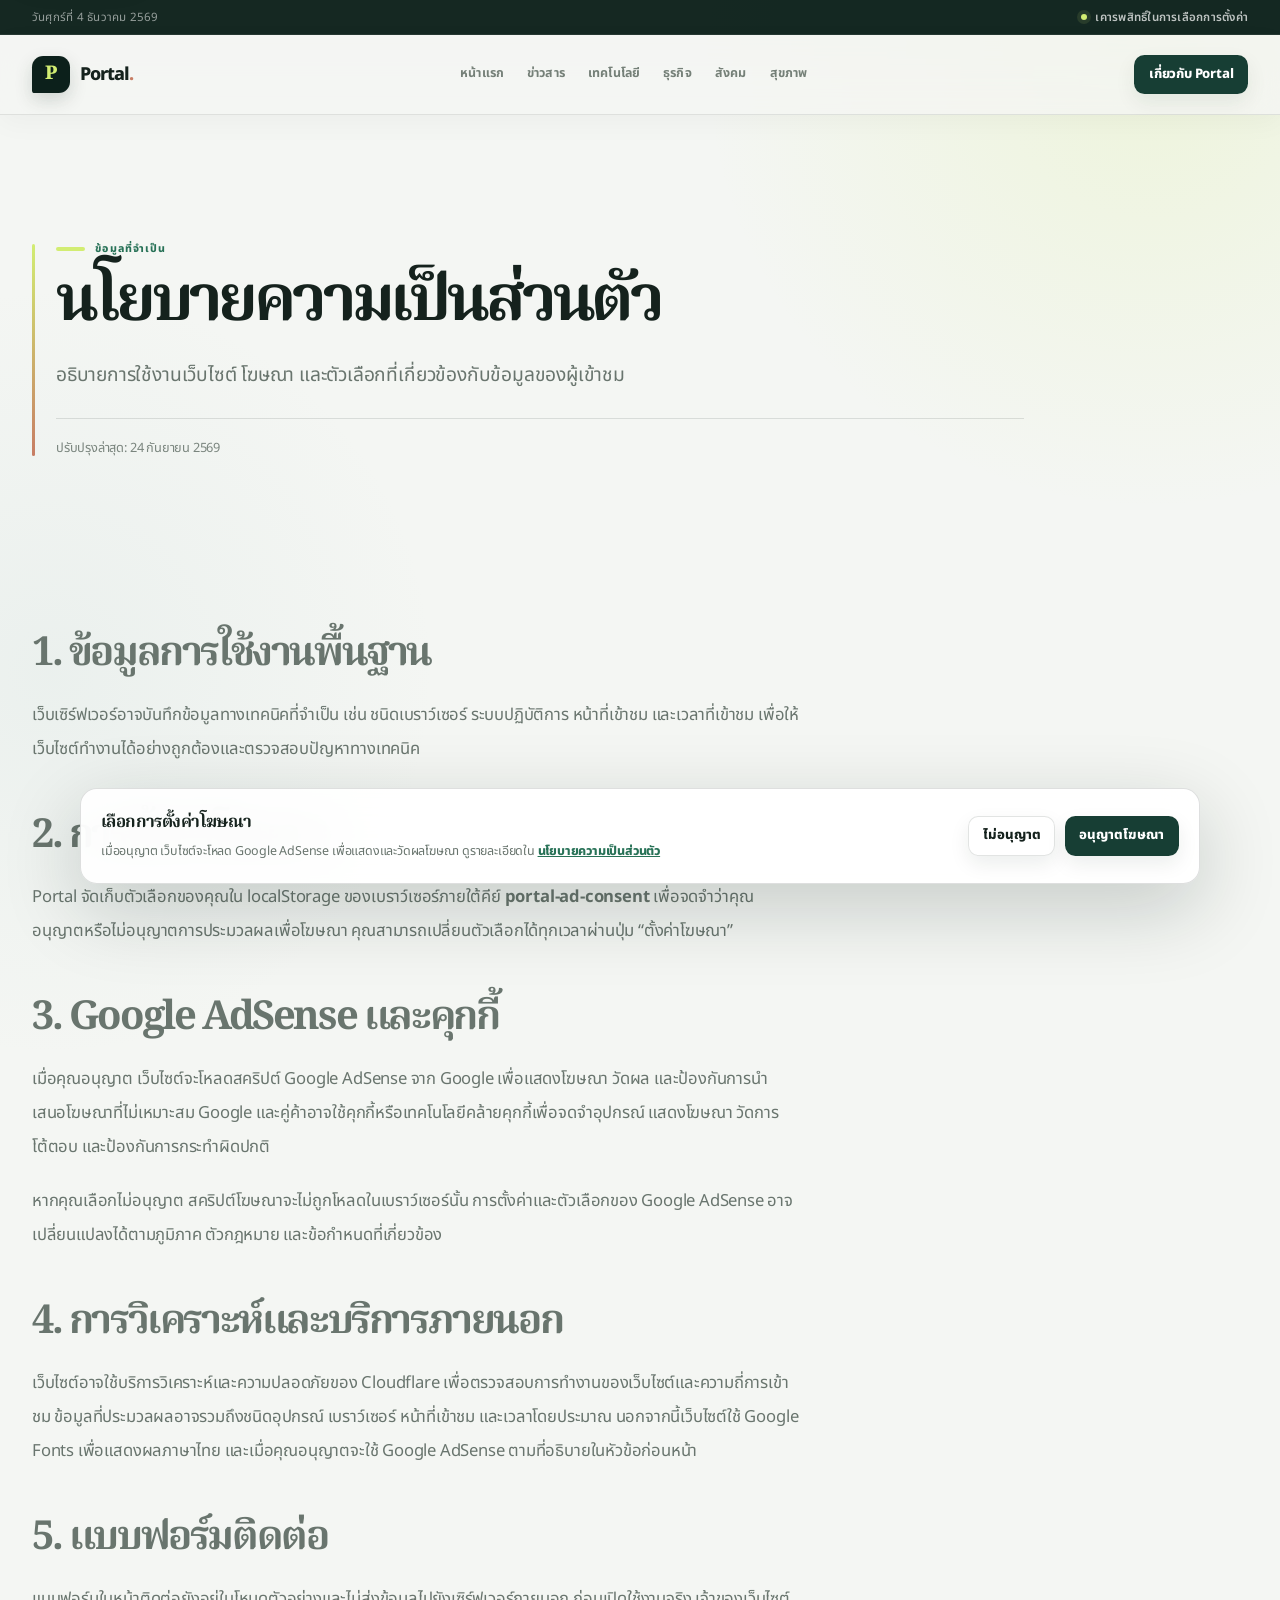
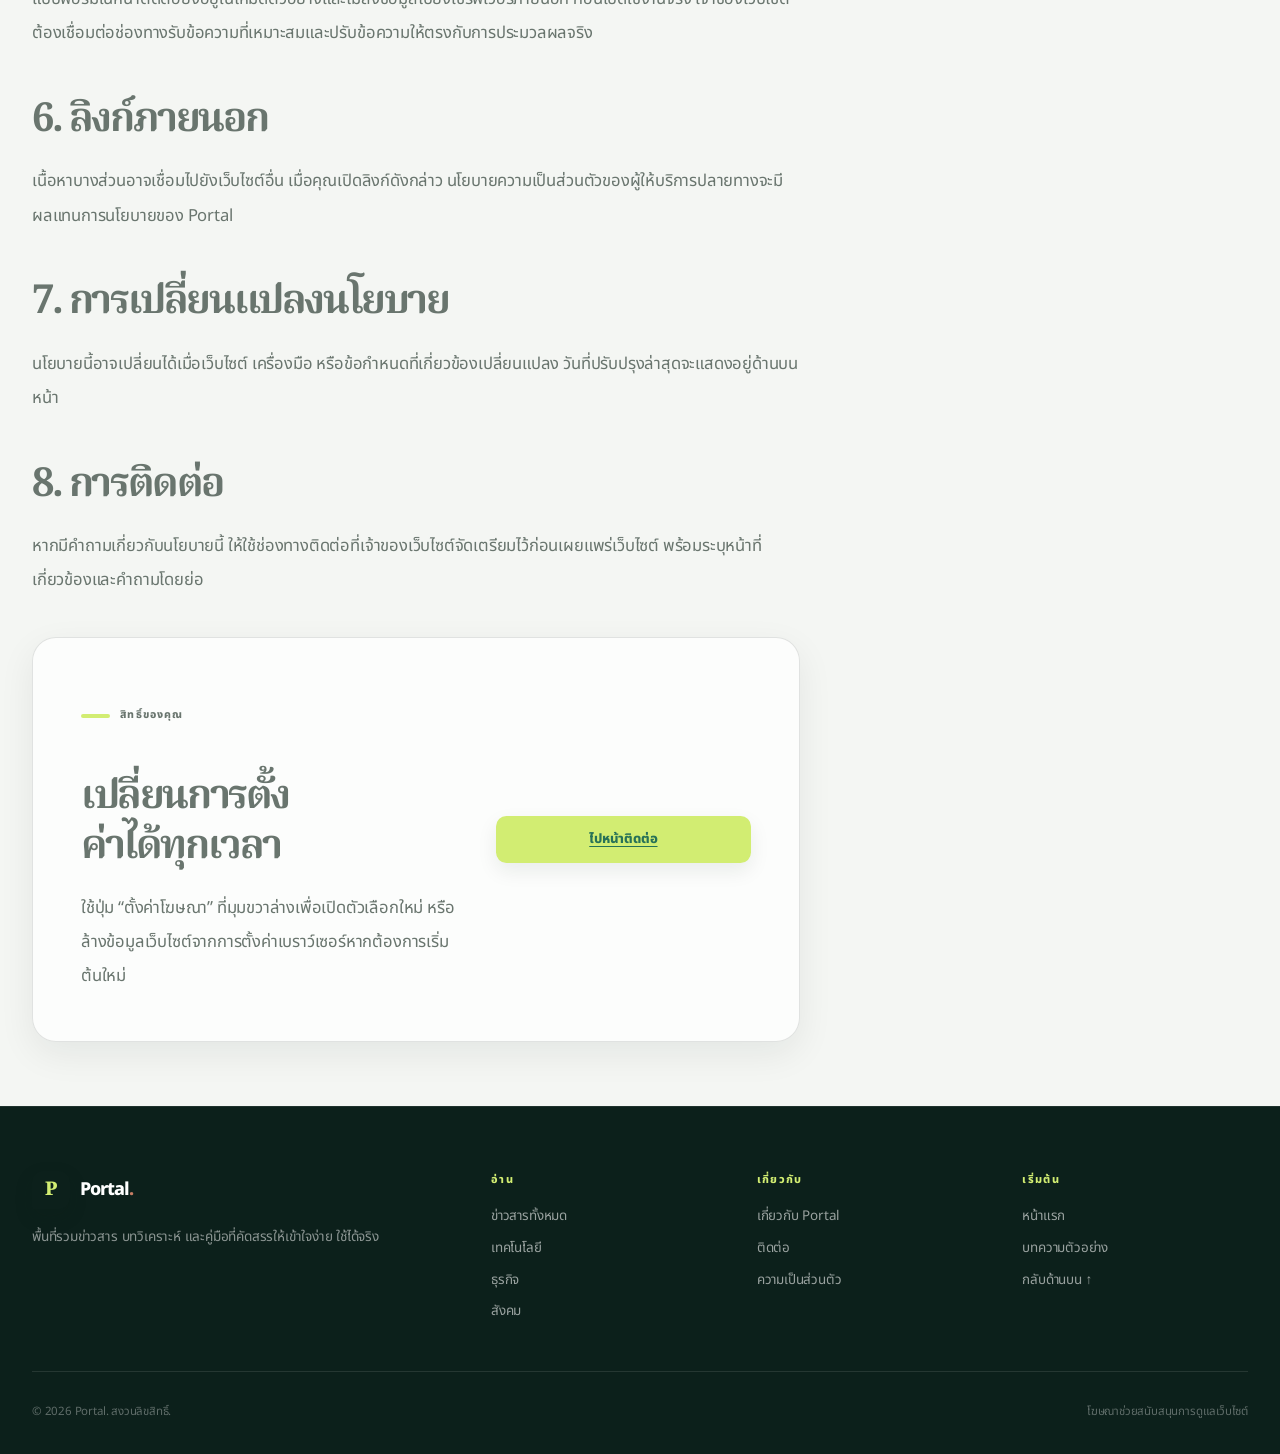
<file: privacy.html>
<!doctype html>
<html lang="th">
  <head>
    <meta charset="UTF-8" />
    <meta name="viewport" content="width=device-width, initial-scale=1.0" />
    <meta name="theme-color" content="#123f34" />
    <meta name="description" content="นโยบายความเป็นส่วนตัวของ Portal เกี่ยวกับ Google AdSense โฆษณา คุกกี้ และตัวเลือกความเป็นส่วนตัว" />
    <meta name="robots" content="index,follow" />
    <link rel="canonical" href="https://brief.fintechxhub.com/privacy.html" />
    <meta property="og:url" content="https://brief.fintechxhub.com/privacy.html" />
    <meta property="og:locale" content="th_TH" />
    <meta property="og:type" content="website" />
    <meta property="og:title" content="นโยบายความเป็นส่วนตัว — Portal" />
    <meta property="og:description" content="วิธีจัดการการตั้งค่าโฆษณาและข้อมูลบน Portal" />
    <script type="application/ld+json">{"@context":"https://schema.org","@type":"WebPage","name":"นโยบายความเป็นส่วนตัว","inLanguage":"th-TH","isPartOf":{"@type":"WebSite","name":"Portal"}}</script>
    <title>นโยบายความเป็นส่วนตัว — Portal</title>
    <link rel="preconnect" href="https://fonts.googleapis.com" />
    <link rel="preconnect" href="https://fonts.gstatic.com" crossorigin />
    <link href="https://fonts.googleapis.com/css2?family=Noto+Sans+Thai:wght@400;500;600;700;800&amp;family=Noto+Serif+Thai:wght@600;700;800&amp;display=swap" rel="stylesheet" />
    <link rel="alternate" type="application/rss+xml" title="Portal RSS" href="rss.xml" />
    <link rel="icon" href="favicon.svg" type="image/svg+xml" />
    <link rel="manifest" href="site.webmanifest" />
    <link rel="stylesheet" href="assets/css/site.css" />
    <script src="assets/js/site.js" defer></script>
    <meta property="og:site_name" content="Portal" />
    <meta name="twitter:card" content="summary" />
  </head>
  <body>
    <a class="skip-link" href="#main-content">ข้ามไปยังเนื้อหา</a>
    <div class="topline"><div class="container topline-inner"><span class="topline-date" data-current-date></span><span class="topline-message"><span class="live-dot" aria-hidden="true"></span>เคารพสิทธิ์ในการเลือกการตั้งค่า</span></div></div>
    <header class="site-header">
      <div class="container header-main">
        <a class="brand" href="index.html" aria-label="Portal หน้าแรก"><span class="brand-mark" aria-hidden="true">P</span><span>Portal<span class="brand-dot">.</span></span></a>
        <nav class="main-nav" aria-label="เมนูหลัก"><a href="index.html">หน้าแรก</a><a href="news.html">ข่าวสาร</a><a href="news.html?category=เทคโนโลยี">เทคโนโลยี</a><a href="news.html?category=ธุรกิจ">ธุรกิจ</a><a href="news.html?category=สังคม">สังคม</a><a href="news.html?category=สุขภาพ">สุขภาพ</a></nav>
        <div class="header-actions"><a class="button button-small" href="about.html">เกี่ยวกับ Portal</a><button class="menu-button" type="button" data-menu-button aria-expanded="false" aria-controls="mobile-navigation" aria-label="เปิดเมนู"><svg aria-hidden="true" viewBox="0 0 24 24" width="20" height="20" fill="none" stroke="currentColor" stroke-width="2"><path d="M4 7h16M4 12h16M4 17h16" /></svg></button></div>
      </div>
      <nav class="mobile-nav" id="mobile-navigation" data-mobile-nav aria-label="เมนูบนมือถือ"><a href="index.html">หน้าแรก <span>01</span></a><a href="news.html">ข่าวสาร <span>02</span></a><a href="news.html?category=เทคโนโลยี">เทคโนโลยี <span>03</span></a><a href="news.html?category=ธุรกิจ">ธุรกิจ <span>04</span></a><a href="news.html?category=สังคม">สังคม <span>05</span></a><a href="news.html?category=สุขภาพ">สุขภาพ <span>06</span></a></nav>
    </header>

    <main id="main-content" class="container">
      <section class="page-hero">
        <div class="page-hero-inner">
          <p class="eyebrow">ข้อมูลที่จำเป็น</p>
          <h1 class="page-title">นโยบายความเป็นส่วนตัว</h1>
          <p class="page-lead">อธิบายการใช้งานเว็บไซต์ โฆษณา และตัวเลือกที่เกี่ยวข้องกับข้อมูลของผู้เข้าชม</p>
          <p class="byline">ปรับปรุงล่าสุด: 24 กันยายน 2569</p>
        </div>
      </section>

      <section class="section section-compact">
        <div class="article-prose">
          <section><h2>1. ข้อมูลการใช้งานพื้นฐาน</h2><p>เว็บเซิร์ฟเวอร์อาจบันทึกข้อมูลทางเทคนิคที่จำเป็น เช่น ชนิดเบราว์เซอร์ ระบบปฏิบัติการ หน้าที่เข้าชม และเวลาที่เข้าชม เพื่อให้เว็บไซต์ทำงานได้อย่างถูกต้องและตรวจสอบปัญหาทางเทคนิค</p></section>
          <section><h2>2. การตั้งค่าโฆษณา</h2><p>Portal จัดเก็บตัวเลือกของคุณใน localStorage ของเบราว์เซอร์ภายใต้คีย์ <strong>portal-ad-consent</strong> เพื่อจดจำว่าคุณอนุญาตหรือไม่อนุญาตการประมวลผลเพื่อโฆษณา คุณสามารถเปลี่ยนตัวเลือกได้ทุกเวลาผ่านปุ่ม “ตั้งค่าโฆษณา”</p></section>
          <section><h2>3. Google AdSense และคุกกี้</h2><p>เมื่อคุณอนุญาต เว็บไซต์จะโหลดสคริปต์ Google AdSense จาก Google เพื่อแสดงโฆษณา วัดผล และป้องกันการนำเสนอโฆษณาที่ไม่เหมาะสม Google และคู่ค้าอาจใช้คุกกี้หรือเทคโนโลยีคล้ายคุกกี้เพื่อจดจำอุปกรณ์ แสดงโฆษณา วัดการโต้ตอบ และป้องกันการกระทำผิดปกติ</p><p>หากคุณเลือกไม่อนุญาต สคริปต์โฆษณาจะไม่ถูกโหลดในเบราว์เซอร์นั้น การตั้งค่าและตัวเลือกของ Google AdSense อาจเปลี่ยนแปลงได้ตามภูมิภาค ตัวกฎหมาย และข้อกำหนดที่เกี่ยวข้อง</p></section>
          <section><h2>4. การวิเคราะห์และบริการภายนอก</h2><p>เว็บไซต์อาจใช้บริการวิเคราะห์และความปลอดภัยของ Cloudflare เพื่อตรวจสอบการทำงานของเว็บไซต์และความถี่การเข้าชม ข้อมูลที่ประมวลผลอาจรวมถึงชนิดอุปกรณ์ เบราว์เซอร์ หน้าที่เข้าชม และเวลาโดยประมาณ นอกจากนี้เว็บไซต์ใช้ Google Fonts เพื่อแสดงผลภาษาไทย และเมื่อคุณอนุญาตจะใช้ Google AdSense ตามที่อธิบายในหัวข้อก่อนหน้า</p></section>
          <section><h2>5. แบบฟอร์มติดต่อ</h2><p>แบบฟอร์มในหน้าติดต่อยังอยู่ในโหมดตัวอย่างและไม่ส่งข้อมูลไปยังเซิร์ฟเวอร์ภายนอก ก่อนเปิดใช้งานจริง เจ้าของเว็บไซต์ต้องเชื่อมต่อช่องทางรับข้อความที่เหมาะสมและปรับข้อความให้ตรงกับการประมวลผลจริง</p></section>
          <section><h2>6. ลิงก์ภายนอก</h2><p>เนื้อหาบางส่วนอาจเชื่อมไปยังเว็บไซต์อื่น เมื่อคุณเปิดลิงก์ดังกล่าว นโยบายความเป็นส่วนตัวของผู้ให้บริการปลายทางจะมีผลแทนการนโยบายของ Portal</p></section>
          <section><h2>7. การเปลี่ยนแปลงนโยบาย</h2><p>นโยบายนี้อาจเปลี่ยนได้เมื่อเว็บไซต์ เครื่องมือ หรือข้อกำหนดที่เกี่ยวข้องเปลี่ยนแปลง วันที่ปรับปรุงล่าสุดจะแสดงอยู่ด้านบนหน้า</p></section>
          <section><h2>8. การติดต่อ</h2><p>หากมีคำถามเกี่ยวกับนโยบายนี้ ให้ใช้ช่องทางติดต่อที่เจ้าของเว็บไซต์จัดเตรียมไว้ก่อนเผยแพร่เว็บไซต์ พร้อมระบุหน้าที่เกี่ยวข้องและคำถามโดยย่อ</p></section>
          <div class="portal-panel" style="margin-top:2.5rem"><div><p class="eyebrow">สิทธิ์ของคุณ</p><h2>เปลี่ยนการตั้งค่าได้ทุกเวลา</h2><p>ใช้ปุ่ม “ตั้งค่าโฆษณา” ที่มุมขวาล่างเพื่อเปิดตัวเลือกใหม่ หรือล้างข้อมูลเว็บไซต์จากการตั้งค่าเบราว์เซอร์หากต้องการเริ่มต้นใหม่</p></div><a class="button button-light" href="contact.html">ไปหน้าติดต่อ</a></div>
        </div>
      </section>
    </main>

    <footer class="site-footer"><div class="container"><div class="footer-grid"><div class="footer-brand"><a class="brand" href="index.html"><span class="brand-mark" aria-hidden="true">P</span><span>Portal<span class="brand-dot">.</span></span></a><p>พื้นที่รวมข่าวสาร บทวิเคราะห์ และคู่มือที่คัดสรรให้เข้าใจง่าย ใช้ได้จริง</p></div><div><p class="footer-title">อ่าน</p><div class="footer-links"><a href="news.html">ข่าวสารทั้งหมด</a><a href="news.html?category=เทคโนโลยี">เทคโนโลยี</a><a href="news.html?category=ธุรกิจ">ธุรกิจ</a><a href="news.html?category=สังคม">สังคม</a></div></div><div><p class="footer-title">เกี่ยวกับ</p><div class="footer-links"><a href="about.html">เกี่ยวกับ Portal</a><a href="contact.html">ติดต่อ</a><a href="privacy.html">ความเป็นส่วนตัว</a></div></div><div><p class="footer-title">เริ่มต้น</p><div class="footer-links"><a href="index.html">หน้าแรก</a><a href="article.html">บทความตัวอย่าง</a><a href="#main-content">กลับด้านบน ↑</a></div></div></div><div class="footer-bottom"><p>© <span data-current-year>2026</span> Portal. สงวนลิขสิทธิ์.</p><p>โฆษณาช่วยสนับสนุนการดูแลเว็บไซต์</p></div></div></footer>
    <div class="consent" data-consent-banner hidden role="dialog" aria-labelledby="portal-consent-title" aria-describedby="portal-consent-description"><div class="consent-inner"><div><h2 id="portal-consent-title">เลือกการตั้งค่าโฆษณา</h2><p id="portal-consent-description">เมื่ออนุญาต เว็บไซต์จะโหลด Google AdSense เพื่อแสดงและวัดผลโฆษณา ดูรายละเอียดใน <a href="privacy.html">นโยบายความเป็นส่วนตัว</a></p></div><div class="consent-actions"><button class="button button-outline button-small" type="button" data-consent="declined">ไม่อนุญาต</button><button class="button button-small" type="button" data-consent="granted">อนุญาตโฆษณา</button></div></div></div><button class="consent-settings" type="button" data-consent-settings hidden>ตั้งค่าโฆษณา</button>
  </body>
</html>
</file>
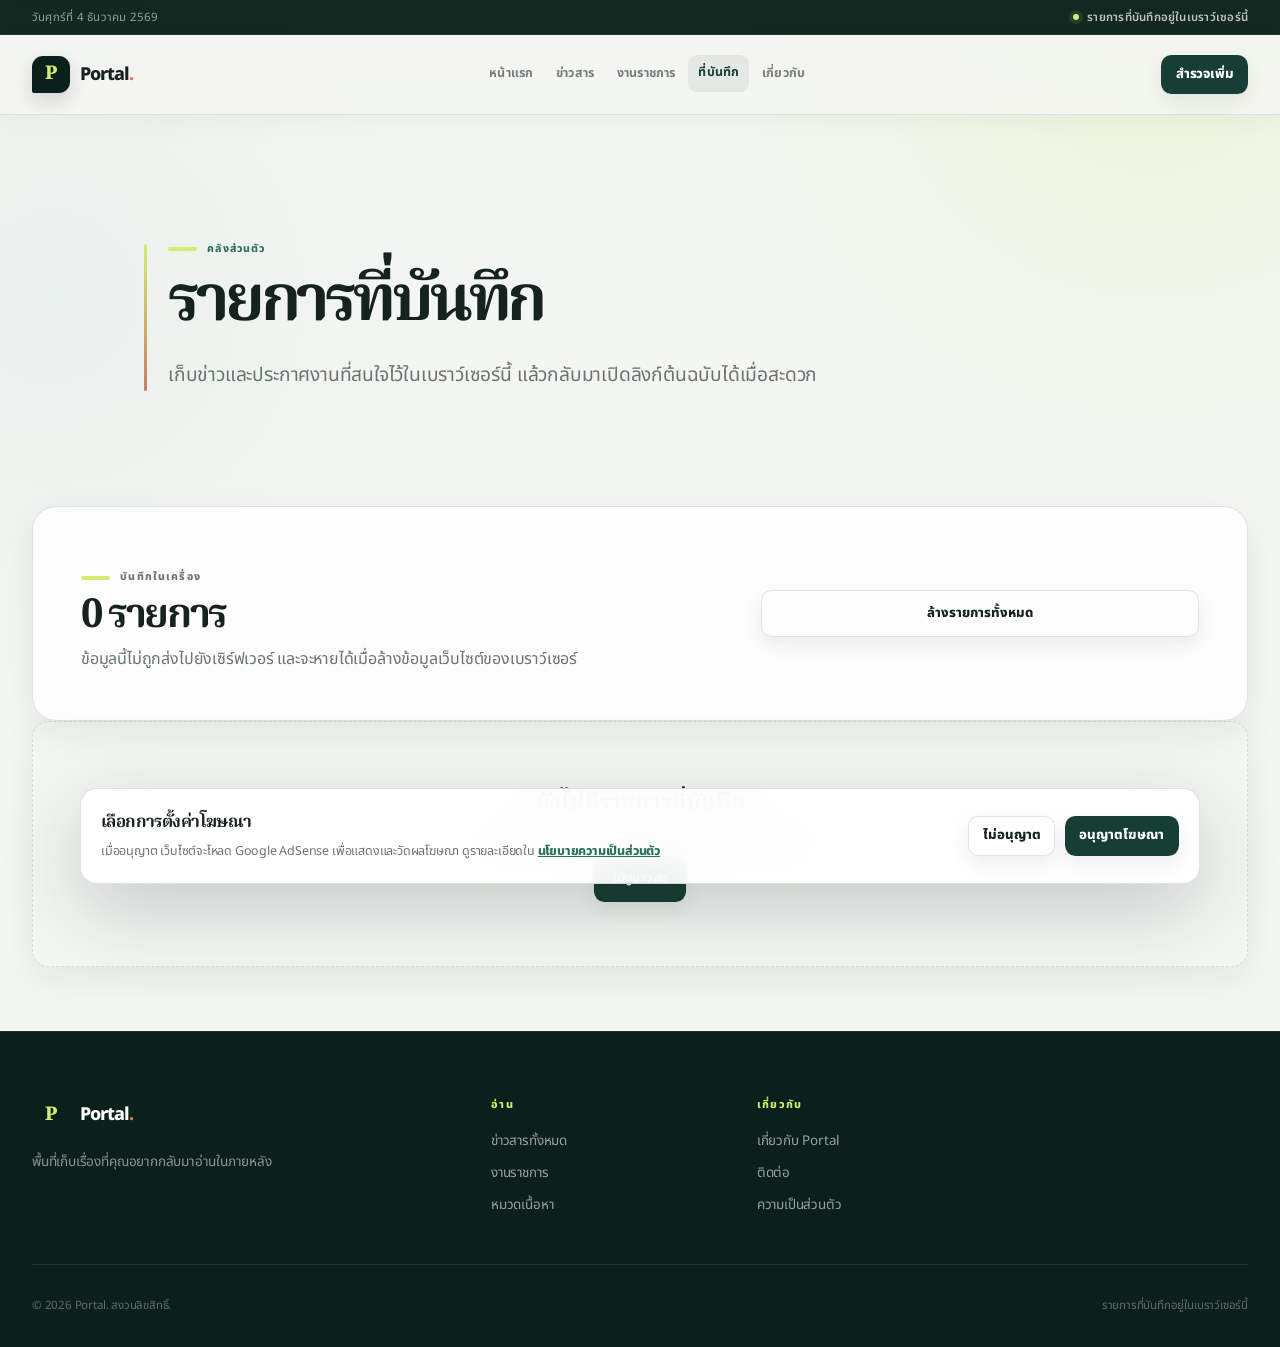
<file: saved.html>
<!doctype html>
<html lang="th">
  <head>
    <meta charset="UTF-8" />
    <meta name="viewport" content="width=device-width, initial-scale=1.0" />
    <meta name="theme-color" content="#123f34" />
    <meta name="description" content="รายการข่าวและประกาศงานที่คุณบันทึกไว้ใน Portal" />
    <meta name="robots" content="noindex,follow" />
    <link rel="canonical" href="https://brief.fintechxhub.com/saved.html" />
    <meta property="og:url" content="https://brief.fintechxhub.com/saved.html" />
    <meta property="og:locale" content="th_TH" />
    <meta property="og:type" content="website" />
    <meta property="og:title" content="รายการที่บันทึก — Portal" />
    <meta property="og:description" content="กลับมาดูข่าวและประกาศงานที่คุณบันทึกไว้" />
    <title>รายการที่บันทึก — Portal</title>
    <link rel="preconnect" href="https://fonts.googleapis.com" />
    <link rel="preconnect" href="https://fonts.gstatic.com" crossorigin />
    <link href="https://fonts.googleapis.com/css2?family=Noto+Sans+Thai:wght@400;500;600;700;800&amp;family=Noto+Serif+Thai:wght@600;700;800&amp;display=swap" rel="stylesheet" />
    <link rel="icon" href="favicon.svg" type="image/svg+xml" />
    <link rel="manifest" href="site.webmanifest" />
    <link rel="stylesheet" href="assets/css/site.css" />
    <script src="assets/js/site.js" defer></script>
    <script src="assets/js/saved.js" defer></script>
  </head>
  <body>
    <a class="skip-link" href="#main-content">ข้ามไปยังเนื้อหา</a>
    <div class="topline"><div class="container topline-inner"><span class="topline-date" data-current-date></span><span class="topline-message"><span class="live-dot" aria-hidden="true"></span>รายการที่บันทึกอยู่ในเบราว์เซอร์นี้</span></div></div>
    <header class="site-header">
      <div class="container header-main">
        <a class="brand" href="index.html" aria-label="Portal หน้าแรก"><span class="brand-mark" aria-hidden="true">P</span><span>Portal<span class="brand-dot">.</span></span></a>
        <nav class="main-nav" aria-label="เมนูหลัก"><a href="index.html">หน้าแรก</a><a href="news.html">ข่าวสาร</a><a href="jobs.html">งานราชการ</a><a href="saved.html" aria-current="page">ที่บันทึก</a><a href="about.html">เกี่ยวกับ</a></nav>
        <div class="header-actions"><a class="button button-small" href="news.html">สำรวจเพิ่ม</a><button class="menu-button" type="button" data-menu-button aria-expanded="false" aria-controls="mobile-navigation" aria-label="เปิดเมนู"><svg aria-hidden="true" viewBox="0 0 24 24" width="20" height="20" fill="none" stroke="currentColor" stroke-width="2"><path d="M4 7h16M4 12h16M4 17h16" /></svg></button></div>
      </div>
      <nav class="mobile-nav" id="mobile-navigation" data-mobile-nav aria-label="เมนูบนมือถือ"><a href="index.html">หน้าแรก <span>01</span></a><a href="news.html">ข่าวสาร <span>02</span></a><a href="jobs.html">งานราชการ <span>03</span></a><a href="saved.html">ที่บันทึก <span>04</span></a><a href="about.html">เกี่ยวกับ <span>05</span></a></nav>
    </header>

    <main id="main-content">
      <section class="page-hero"><div class="container page-hero-inner"><p class="eyebrow">คลังส่วนตัว</p><h1 class="page-title">รายการที่บันทึก</h1><p class="page-lead">เก็บข่าวและประกาศงานที่สนใจไว้ในเบราว์เซอร์นี้ แล้วกลับมาเปิดลิงก์ต้นฉบับได้เมื่อสะดวก</p></div></section>
      <section class="container section-compact">
        <div class="portal-panel saved-summary"><div><p class="eyebrow">บันทึกในเครื่อง</p><h2><span data-saved-total>0</span> รายการ</h2><p>ข้อมูลนี้ไม่ถูกส่งไปยังเซิร์ฟเวอร์ และจะหายได้เมื่อล้างข้อมูลเว็บไซต์ของเบราว์เซอร์</p></div><button class="button button-outline" type="button" data-saved-clear>ล้างรายการทั้งหมด</button></div>
        <div class="news-grid" data-saved-grid></div>
        <div class="empty-state" data-saved-empty hidden><strong>ยังไม่มีรายการที่บันทึก</strong><p>กดปุ่มบันทึกบนข่าวสดหรือประกาศงานเพื่อเก็บไว้ที่นี่</p><a class="button" href="news.html">ไปดูข่าวสด</a></div>
      </section>
    </main>

    <footer class="site-footer"><div class="container"><div class="footer-grid"><div class="footer-brand"><a class="brand" href="index.html"><span class="brand-mark" aria-hidden="true">P</span><span>Portal<span class="brand-dot">.</span></span></a><p>พื้นที่เก็บเรื่องที่คุณอยากกลับมาอ่านในภายหลัง</p></div><div><p class="footer-title">อ่าน</p><div class="footer-links"><a href="news.html">ข่าวสารทั้งหมด</a><a href="jobs.html">งานราชการ</a><a href="category.html">หมวดเนื้อหา</a></div></div><div><p class="footer-title">เกี่ยวกับ</p><div class="footer-links"><a href="about.html">เกี่ยวกับ Portal</a><a href="contact.html">ติดต่อ</a><a href="privacy.html">ความเป็นส่วนตัว</a></div></div></div><div class="footer-bottom"><p>© <span data-current-year>2026</span> Portal. สงวนลิขสิทธิ์.</p><p>รายการที่บันทึกอยู่ในเบราว์เซอร์นี้</p></div></div></footer>
    <div class="consent" data-consent-banner hidden role="dialog" aria-labelledby="portal-consent-title" aria-describedby="portal-consent-description"><div class="consent-inner"><div><h2 id="portal-consent-title">เลือกการตั้งค่าโฆษณา</h2><p id="portal-consent-description">เมื่ออนุญาต เว็บไซต์จะโหลด Google AdSense เพื่อแสดงและวัดผลโฆษณา ดูรายละเอียดใน <a href="privacy.html">นโยบายความเป็นส่วนตัว</a></p></div><div class="consent-actions"><button class="button button-outline button-small" type="button" data-consent="declined">ไม่อนุญาต</button><button class="button button-small" type="button" data-consent="granted">อนุญาตโฆษณา</button></div></div></div><button class="consent-settings" type="button" data-consent-settings hidden>ตั้งค่าโฆษณา</button>
  </body>
</html>
</file>
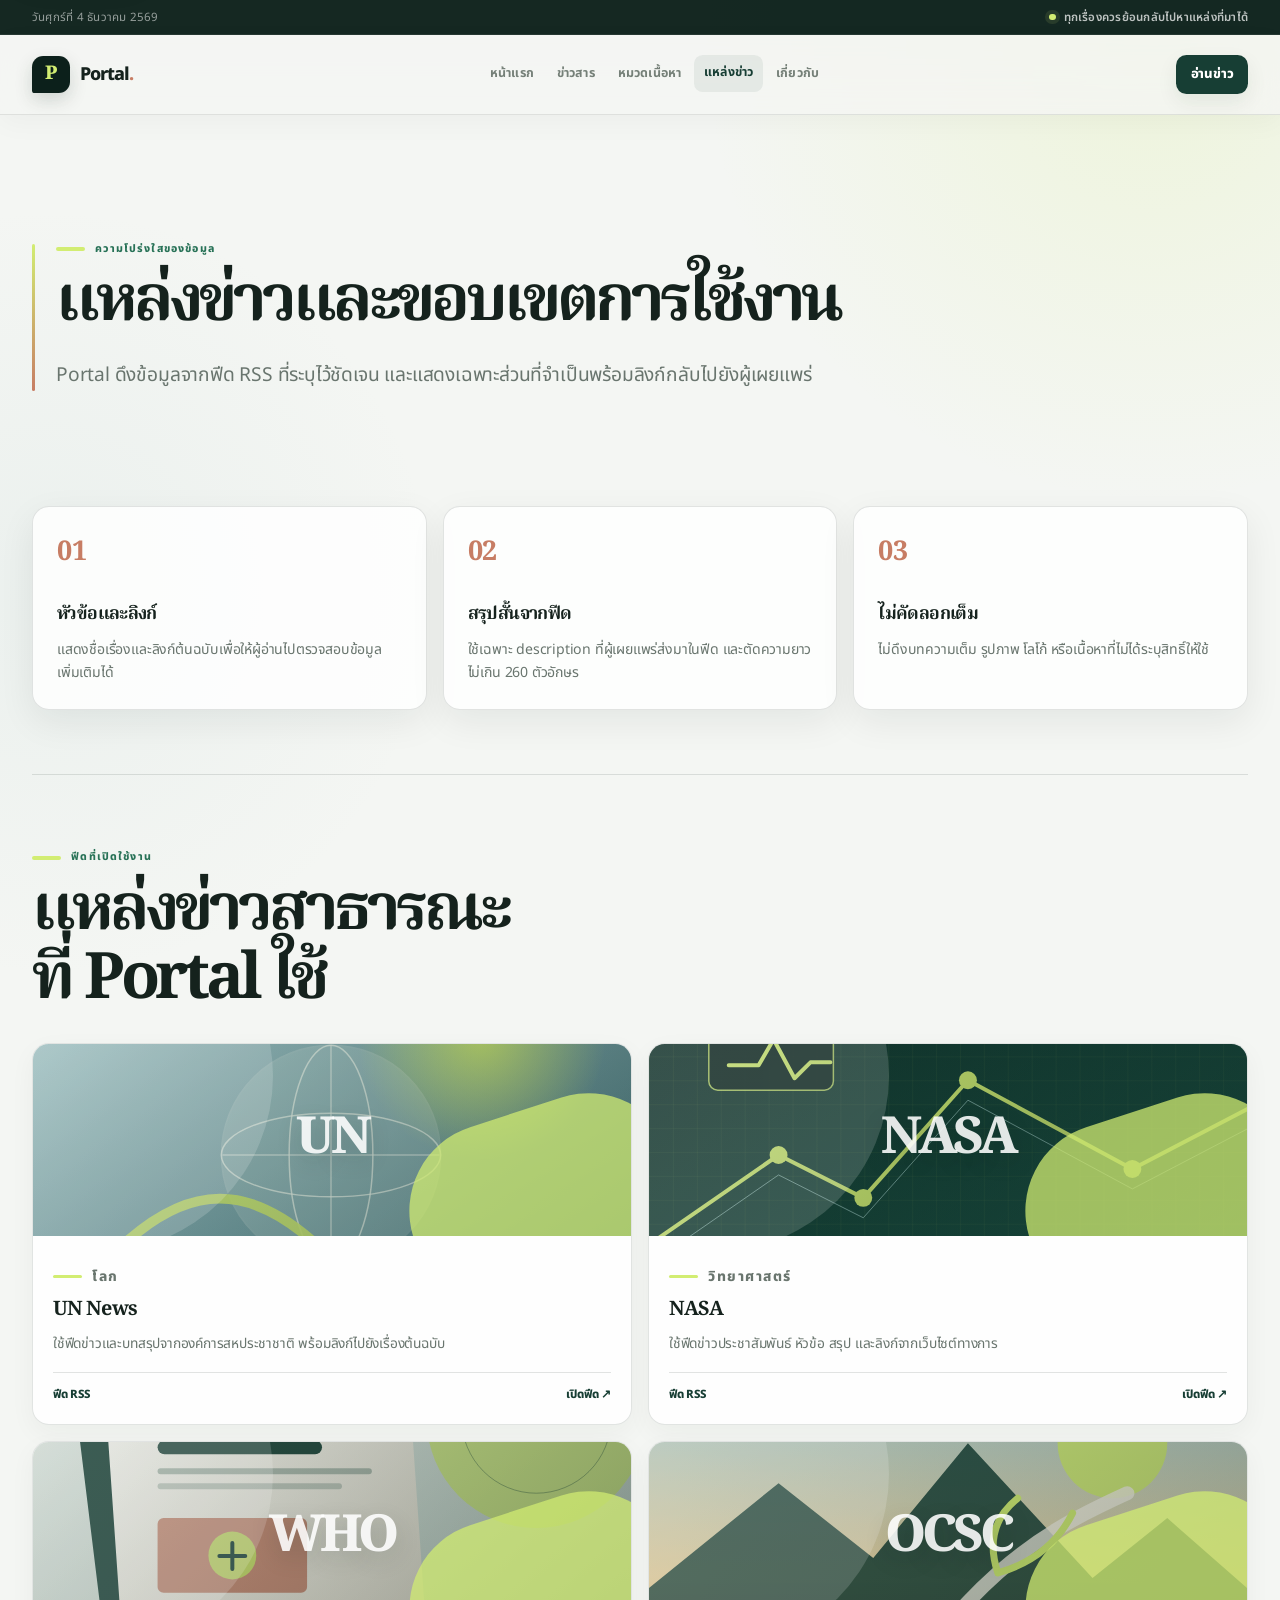
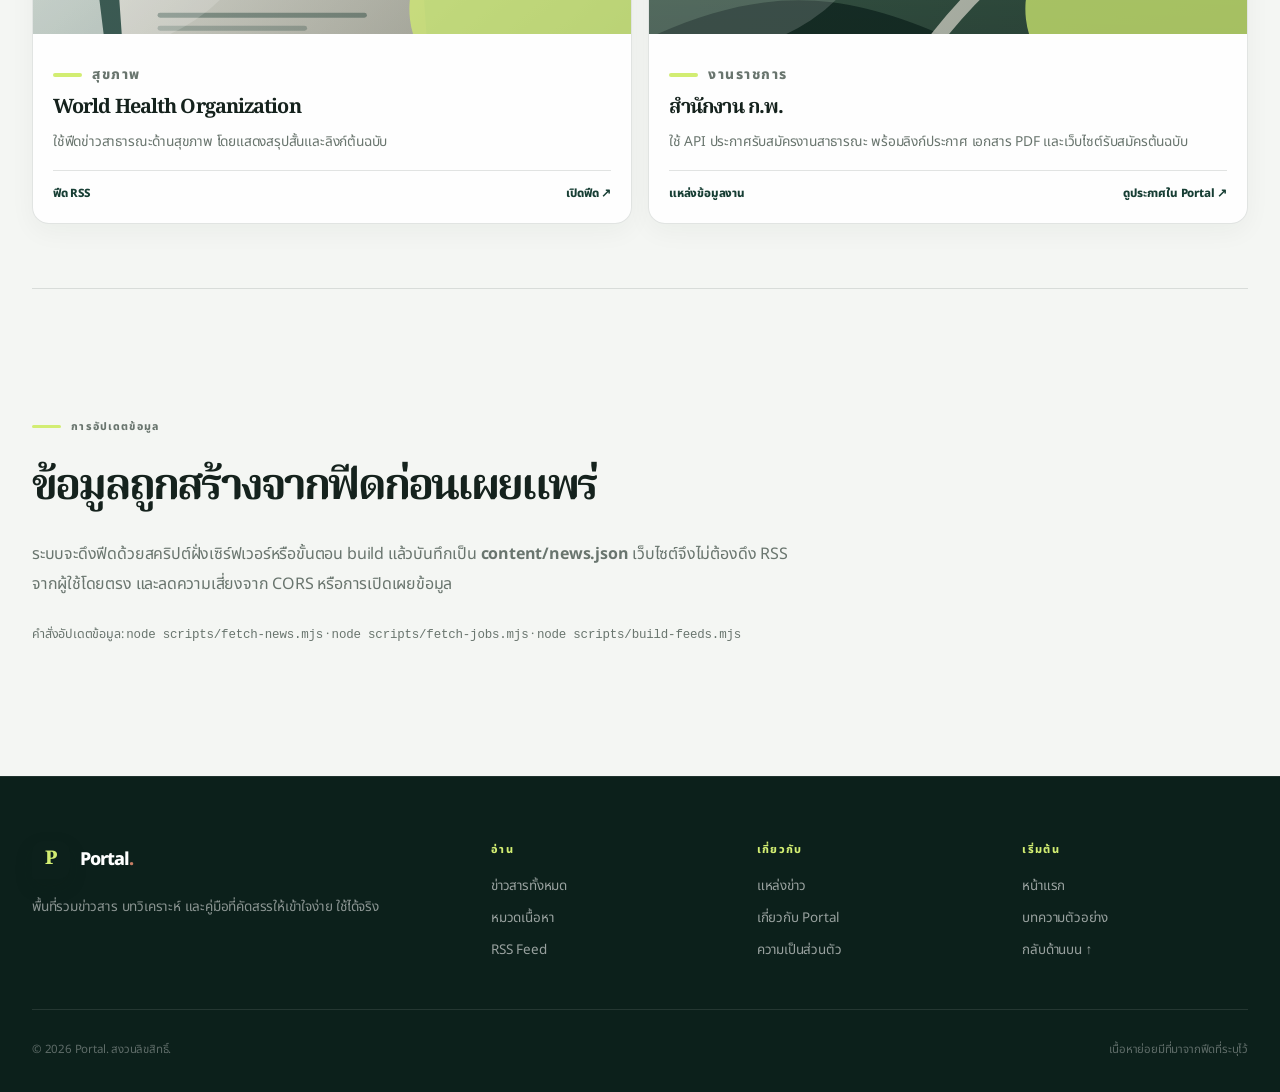
<file: sources.html>
<!doctype html>
<html lang="th">
  <head>
    <meta charset="UTF-8" />
    <meta name="viewport" content="width=device-width, initial-scale=1.0" />
    <meta name="theme-color" content="#123f34" />
    <meta name="description" content="แหล่งข่าว RSS และหลักการใช้เนื้อหาของ Portal เพื่อให้การดึงข่าวมีที่มาและตรวจสอบย้อนกลับได้" />
    <meta name="robots" content="index,follow" />
    <link rel="canonical" href="https://brief.fintechxhub.com/sources.html" />
    <meta property="og:locale" content="th_TH" />
    <meta property="og:type" content="website" />
    <meta property="og:url" content="https://brief.fintechxhub.com/sources.html" />
    <meta property="og:title" content="แหล่งข่าวและการใช้งาน — Portal" />
    <meta property="og:description" content="รายชื่อฟีดข่าวสาธารณะและขอบเขตการนำเสนอเนื้อหา" />
    <link rel="alternate" type="application/rss+xml" title="Portal RSS" href="rss.xml" />
    <link rel="icon" href="favicon.svg" type="image/svg+xml" />
    <link rel="manifest" href="site.webmanifest" />
    <title>แหล่งข่าวและการใช้งาน — Portal</title>
    <link rel="preconnect" href="https://fonts.googleapis.com" />
    <link rel="preconnect" href="https://fonts.gstatic.com" crossorigin />
    <link href="https://fonts.googleapis.com/css2?family=Noto+Sans+Thai:wght@400;500;600;700;800&amp;family=Noto+Serif+Thai:wght@600;700;800&amp;display=swap" rel="stylesheet" />
    <link rel="stylesheet" href="assets/css/site.css" />
    <script src="assets/js/site.js" defer></script>
    <meta property="og:site_name" content="Portal" />
    <meta name="twitter:card" content="summary" />
  </head>
  <body>
    <a class="skip-link" href="#main-content">ข้ามไปยังเนื้อหา</a>
    <div class="topline"><div class="container topline-inner"><span class="topline-date" data-current-date></span><span class="topline-message"><span class="live-dot" aria-hidden="true"></span>ทุกเรื่องควรย้อนกลับไปหาแหล่งที่มาได้</span></div></div>
    <header class="site-header"><div class="container header-main"><a class="brand" href="index.html" aria-label="Portal หน้าแรก"><span class="brand-mark" aria-hidden="true">P</span><span>Portal<span class="brand-dot">.</span></span></a><nav class="main-nav" aria-label="เมนูหลัก"><a href="index.html">หน้าแรก</a><a href="news.html">ข่าวสาร</a><a href="category.html">หมวดเนื้อหา</a><a href="sources.html" aria-current="page">แหล่งข่าว</a><a href="about.html">เกี่ยวกับ</a></nav><div class="header-actions"><a class="button button-small" href="news.html">อ่านข่าว</a><button class="menu-button" type="button" data-menu-button aria-expanded="false" aria-controls="mobile-navigation" aria-label="เปิดเมนู"><svg aria-hidden="true" viewBox="0 0 24 24" width="20" height="20" fill="none" stroke="currentColor" stroke-width="2"><path d="M4 7h16M4 12h16M4 17h16" /></svg></button></div></div><nav class="mobile-nav" id="mobile-navigation" data-mobile-nav aria-label="เมนูบนมือถือ"><a href="index.html">หน้าแรก <span>01</span></a><a href="news.html">ข่าวสาร <span>02</span></a><a href="category.html">หมวดเนื้อหา <span>03</span></a><a href="sources.html">แหล่งข่าว <span>04</span></a><a href="about.html">เกี่ยวกับ <span>05</span></a></nav></header>

    <main id="main-content" class="container">
      <section class="page-hero"><div class="page-hero-inner"><p class="eyebrow">ความโปร่งใสของข้อมูล</p><h1 class="page-title">แหล่งข่าวและขอบเขตการใช้งาน</h1><p class="page-lead">Portal ดึงข้อมูลจากฟีด RSS ที่ระบุไว้ชัดเจน และแสดงเฉพาะส่วนที่จำเป็นพร้อมลิงก์กลับไปยังผู้เผยแพร่</p></div></section>

      <section class="section section-compact">
        <div class="info-cards">
          <article class="info-card"><span>01</span><h3>หัวข้อและลิงก์</h3><p>แสดงชื่อเรื่องและลิงก์ต้นฉบับเพื่อให้ผู้อ่านไปตรวจสอบข้อมูลเพิ่มเติมได้</p></article>
          <article class="info-card"><span>02</span><h3>สรุปสั้นจากฟีด</h3><p>ใช้เฉพาะ description ที่ผู้เผยแพร่ส่งมาในฟีด และตัดความยาวไม่เกิน 260 ตัวอักษร</p></article>
          <article class="info-card"><span>03</span><h3>ไม่คัดลอกเต็ม</h3><p>ไม่ดึงบทความเต็ม รูปภาพ โลโก้ หรือเนื้อหาที่ไม่ได้ระบุสิทธิ์ให้ใช้</p></article>
        </div>
      </section>

      <section class="section section-compact section-rule">
        <div class="section-head"><div class="section-head-copy"><p class="eyebrow">ฟีดที่เปิดใช้งาน</p><h2 class="section-title">แหล่งข่าวสาธารณะที่ Portal ใช้</h2></div></div>
        <div class="story-grid">
          <article class="story-card"><div class="card-visual visual-sky visual-pattern"><span class="visual-symbol visual-symbol-light">UN</span></div><div class="card-body"><p class="eyebrow">โลก</p><h3><a href="https://news.un.org/en/" target="_blank" rel="noopener noreferrer">UN News</a></h3><p>ใช้ฟีดข่าวและบทสรุปจากองค์การสหประชาชาติ พร้อมลิงก์ไปยังเรื่องต้นฉบับ</p><div class="card-footer"><span>ฟีด RSS</span><a href="https://news.un.org/feed/subscribe/en/news/all/rss.xml" target="_blank" rel="noopener noreferrer">เปิดฟีด ↗</a></div></div></article>
          <article class="story-card"><div class="card-visual visual-brand visual-pattern"><span class="visual-symbol visual-symbol-light">NASA</span></div><div class="card-body"><p class="eyebrow">วิทยาศาสตร์</p><h3><a href="https://www.nasa.gov/" target="_blank" rel="noopener noreferrer">NASA</a></h3><p>ใช้ฟีดข่าวประชาสัมพันธ์ หัวข้อ สรุป และลิงก์จากเว็บไซต์ทางการ</p><div class="card-footer"><span>ฟีด RSS</span><a href="https://www.nasa.gov/news-release/feed/" target="_blank" rel="noopener noreferrer">เปิดฟีด ↗</a></div></div></article>
          <article class="story-card"><div class="card-visual visual-coral visual-pattern"><span class="visual-symbol visual-symbol-light">WHO</span></div><div class="card-body"><p class="eyebrow">สุขภาพ</p><h3><a href="https://www.who.int/" target="_blank" rel="noopener noreferrer">World Health Organization</a></h3><p>ใช้ฟีดข่าวสาธารณะด้านสุขภาพ โดยแสดงสรุปสั้นและลิงก์ต้นฉบับ</p><div class="card-footer"><span>ฟีด RSS</span><a href="https://www.who.int/rss-feeds/news-english.xml" target="_blank" rel="noopener noreferrer">เปิดฟีด ↗</a></div></div></article>
          <article class="story-card"><div class="card-visual visual-sand visual-pattern"><span class="visual-symbol">OCSC</span></div><div class="card-body"><p class="eyebrow">งานราชการ</p><h3><a href="https://job.ocsc.go.th/portal/" target="_blank" rel="noopener noreferrer">สำนักงาน ก.พ.</a></h3><p>ใช้ API ประกาศรับสมัครงานสาธารณะ พร้อมลิงก์ประกาศ เอกสาร PDF และเว็บไซต์รับสมัครต้นฉบับ</p><div class="card-footer"><span>แหล่งข้อมูลงาน</span><a href="jobs.html">ดูประกาศใน Portal ↗</a></div></div></article>
        </div>
      </section>

      <section class="section section-compact section-rule"><div class="prose-block" style="max-width:52rem"><p class="eyebrow">การอัปเดตข้อมูล</p><h2>ข้อมูลถูกสร้างจากฟีดก่อนเผยแพร่</h2><p>ระบบจะดึงฟีดด้วยสคริปต์ฝั่งเซิร์ฟเวอร์หรือขั้นตอน build แล้วบันทึกเป็น <strong>content/news.json</strong> เว็บไซต์จึงไม่ต้องดึง RSS จากผู้ใช้โดยตรง และลดความเสี่ยงจาก CORS หรือการเปิดเผยข้อมูล</p><p class="form-note">คำสั่งอัปเดตข้อมูล: <code>node scripts/fetch-news.mjs</code> · <code>node scripts/fetch-jobs.mjs</code> · <code>node scripts/build-feeds.mjs</code></p></div></section>
    </main>

    <footer class="site-footer"><div class="container"><div class="footer-grid"><div class="footer-brand"><a class="brand" href="index.html"><span class="brand-mark" aria-hidden="true">P</span><span>Portal<span class="brand-dot">.</span></span></a><p>พื้นที่รวมข่าวสาร บทวิเคราะห์ และคู่มือที่คัดสรรให้เข้าใจง่าย ใช้ได้จริง</p></div><div><p class="footer-title">อ่าน</p><div class="footer-links"><a href="news.html">ข่าวสารทั้งหมด</a><a href="category.html">หมวดเนื้อหา</a><a href="rss.xml">RSS Feed</a></div></div><div><p class="footer-title">เกี่ยวกับ</p><div class="footer-links"><a href="sources.html">แหล่งข่าว</a><a href="about.html">เกี่ยวกับ Portal</a><a href="privacy.html">ความเป็นส่วนตัว</a></div></div><div><p class="footer-title">เริ่มต้น</p><div class="footer-links"><a href="index.html">หน้าแรก</a><a href="article.html">บทความตัวอย่าง</a><a href="#main-content">กลับด้านบน ↑</a></div></div></div><div class="footer-bottom"><p>© <span data-current-year>2026</span> Portal. สงวนลิขสิทธิ์.</p><p>เนื้อหาย่อยมีที่มาจากฟีดที่ระบุไว้</p></div></div></footer>
  </body>
</html>
</file>
<file: assets/css/site.css>
@charset "UTF-8";

:root {
  --canvas: #f7f6f1;
  --surface: #ffffff;
  --surface-soft: #eeeee7;
  --ink: #171a17;
  --muted: #626960;
  --line: rgba(23, 26, 23, 0.13);
  --brand: #123f34;
  --brand-deep: #0b2c25;
  --accent: #d8ff68;
  --accent-ink: #173a20;
  --coral: #ff7a50;
  --sky: #a9d9ff;
  --lilac: #d8c2ff;
  --sand: #f0d9ad;
  --success: #15704f;
  --danger: #9b2f2f;
  --radius-sm: 0.9rem;
  --radius-md: 1.35rem;
  --radius-lg: 2rem;
  --shadow: 0 24px 70px rgba(11, 44, 37, 0.12);
  --font-sans: "Noto Sans Thai", "Tahoma", sans-serif;
  --font-serif: "Noto Serif Thai", Georgia, serif;
}

* {
  box-sizing: border-box;
}

html {
  scroll-behavior: smooth;
}

body {
  margin: 0;
  min-width: 320px;
  background: var(--canvas);
  color: var(--ink);
  font-family: var(--font-sans);
  line-height: 1.65;
  text-rendering: optimizeLegibility;
}

body.menu-open {
  overflow: hidden;
}

img,
svg {
  display: block;
  max-width: 100%;
}

a {
  color: inherit;
  text-decoration: none;
}

button,
input,
select {
  font: inherit;
}

button,
a {
  -webkit-tap-highlight-color: transparent;
}

button {
  color: inherit;
}

::selection {
  background: var(--accent);
  color: var(--brand-deep);
}

:focus-visible {
  outline: 3px solid var(--coral);
  outline-offset: 3px;
}

[hidden] {
  display: none !important;
}

.container {
  width: min(100% - 2rem, 76rem);
  margin-inline: auto;
}

.skip-link {
  position: fixed;
  z-index: 1000;
  top: 0.75rem;
  left: 0.75rem;
  transform: translateY(-180%);
  border-radius: 999px;
  background: var(--accent);
  color: var(--brand-deep);
  padding: 0.75rem 1rem;
  font-weight: 800;
  transition: transform 160ms ease;
}

.skip-link:focus {
  transform: translateY(0);
}

.sr-only {
  position: absolute;
  width: 1px;
  height: 1px;
  margin: -1px;
  overflow: hidden;
  clip: rect(0, 0, 0, 0);
  white-space: nowrap;
  border: 0;
}

.topline {
  border-bottom: 1px solid rgba(255, 255, 255, 0.1);
  background: var(--brand-deep);
  color: rgba(255, 255, 255, 0.72);
  font-size: 0.72rem;
}

.topline-inner {
  display: flex;
  min-height: 2.4rem;
  align-items: center;
  justify-content: space-between;
  gap: 1rem;
}

.topline-date {
  color: rgba(255, 255, 255, 0.55);
}

.topline-message {
  display: flex;
  align-items: center;
  gap: 0.5rem;
}

.live-dot {
  width: 0.45rem;
  height: 0.45rem;
  flex: 0 0 auto;
  border-radius: 50%;
  background: var(--accent);
  box-shadow: 0 0 0 0.28rem rgba(216, 255, 104, 0.12);
}

.site-header {
  position: sticky;
  z-index: 50;
  top: 0;
  border-bottom: 1px solid var(--line);
  background: rgba(247, 246, 241, 0.94);
  backdrop-filter: blur(18px);
}

.header-main {
  display: grid;
  min-height: 5.5rem;
  grid-template-columns: auto 1fr auto;
  align-items: center;
  gap: 2rem;
}

.brand {
  display: inline-flex;
  align-items: center;
  gap: 0.7rem;
  font-size: 1.18rem;
  font-weight: 800;
  letter-spacing: -0.04em;
}

.brand-mark {
  display: grid;
  width: 2.55rem;
  height: 2.55rem;
  place-items: center;
  border-radius: 0.85rem 0.85rem 0.85rem 0.2rem;
  background: var(--brand);
  color: var(--accent);
  font-family: var(--font-serif);
  font-size: 1.35rem;
  line-height: 1;
}

.brand-dot {
  color: var(--coral);
}

.main-nav {
  display: flex;
  align-items: center;
  justify-content: center;
  gap: clamp(1rem, 2.4vw, 2rem);
}

.main-nav a {
  position: relative;
  color: var(--muted);
  font-size: 0.88rem;
  font-weight: 700;
  transition: color 160ms ease;
}

.main-nav a::after {
  position: absolute;
  right: 0;
  bottom: -0.45rem;
  left: 0;
  height: 2px;
  transform: scaleX(0);
  background: var(--coral);
  content: "";
  transition: transform 160ms ease;
}

.main-nav a:hover,
.main-nav a[aria-current="page"] {
  color: var(--ink);
}

.main-nav a:hover::after,
.main-nav a[aria-current="page"]::after {
  transform: scaleX(1);
}

.header-actions {
  display: flex;
  align-items: center;
  gap: 0.65rem;
}

.icon-button,
.menu-button {
  display: grid;
  width: 2.8rem;
  height: 2.8rem;
  cursor: pointer;
  place-items: center;
  border: 1px solid var(--line);
  border-radius: 50%;
  background: var(--surface);
  transition: border-color 160ms ease, transform 160ms ease;
}

.icon-button:hover,
.menu-button:hover {
  transform: translateY(-2px);
  border-color: rgba(23, 26, 23, 0.35);
}

.menu-button {
  display: none;
}

.mobile-nav {
  display: none;
}

.button {
  display: inline-flex;
  min-height: 3rem;
  align-items: center;
  justify-content: center;
  gap: 0.55rem;
  border: 1px solid transparent;
  border-radius: 999px;
  cursor: pointer;
  padding: 0.7rem 1.25rem;
  background: var(--brand);
  color: white;
  font-size: 0.88rem;
  font-weight: 800;
  line-height: 1.2;
  transition: transform 160ms ease, background 160ms ease;
}

.button:hover {
  transform: translateY(-2px);
  background: var(--brand-deep);
}

.button-light {
  background: var(--accent);
  color: var(--accent-ink);
}

.button-light:hover {
  background: white;
}

.button-outline {
  border-color: var(--line);
  background: transparent;
  color: var(--ink);
}

.button-outline:hover {
  background: var(--surface);
}

.button-small {
  min-height: 2.55rem;
  padding: 0.55rem 1rem;
  font-size: 0.8rem;
}

.hero {
  padding-block: clamp(2.5rem, 6vw, 5.5rem);
}

.hero-grid {
  display: grid;
  grid-template-columns: minmax(0, 1.55fr) minmax(18rem, 0.7fr);
  gap: 1.25rem;
}

.hero-primary,
.side-story,
.story-card,
.topic-card,
.detail-visual,
.portal-panel {
  border: 1px solid var(--line);
  background: var(--surface);
}

.hero-primary {
  display: grid;
  min-height: 35rem;
  overflow: hidden;
  border-radius: var(--radius-lg);
  box-shadow: var(--shadow);
  grid-template-rows: minmax(17rem, 1fr) auto;
}

.story-visual,
.detail-visual,
.card-visual {
  position: relative;
  isolation: isolate;
  overflow: hidden;
  background: var(--brand);
}

.story-visual::before,
.detail-visual::before,
.card-visual::before {
  position: absolute;
  z-index: -2;
  width: 18rem;
  height: 18rem;
  border-radius: 50%;
  background: rgba(255, 255, 255, 0.35);
  content: "";
  filter: blur(1px);
  inset: -5rem auto auto -3rem;
}

.story-visual::after,
.detail-visual::after,
.card-visual::after {
  position: absolute;
  z-index: -1;
  width: 14rem;
  height: 9rem;
  transform: rotate(-12deg);
  border-radius: 999px;
  background: var(--accent);
  content: "";
  inset: auto -2rem -2rem auto;
}

.visual-coral {
  background: #f16d48;
}

.visual-sky {
  background: #78b7e8;
}

.visual-brand {
  background: var(--brand);
}

.visual-lilac {
  background: #a98ad2;
}

.visual-sand {
  background: #d7ad6c;
}

.visual-pattern {
  display: grid;
  place-items: center;
}

.visual-word {
  position: relative;
  z-index: 2;
  color: rgba(23, 26, 23, 0.84);
  font-family: var(--font-serif);
  font-size: clamp(2.4rem, 8vw, 6.8rem);
  font-weight: 800;
  letter-spacing: -0.08em;
  line-height: 0.9;
}

.visual-number {
  position: relative;
  z-index: 2;
  color: white;
  font-family: var(--font-serif);
  font-size: clamp(4rem, 12vw, 8rem);
  font-weight: 800;
  line-height: 1;
}

.visual-label {
  position: absolute;
  z-index: 2;
  right: 1.5rem;
  bottom: 1.5rem;
  border: 1px solid rgba(255, 255, 255, 0.4);
  border-radius: 999px;
  padding: 0.45rem 0.8rem;
  background: rgba(17, 22, 18, 0.18);
  color: white;
  font-size: 0.72rem;
  font-weight: 800;
  backdrop-filter: blur(8px);
}

.story-content {
  padding: clamp(1.5rem, 4vw, 2.5rem);
}

.eyebrow {
  display: flex;
  align-items: center;
  gap: 0.55rem;
  color: var(--success);
  font-size: 0.72rem;
  font-weight: 800;
  letter-spacing: 0.08em;
  text-transform: uppercase;
}

.eyebrow::before {
  width: 1.4rem;
  height: 0.18rem;
  border-radius: 999px;
  background: currentColor;
  content: "";
}

.story-content h1,
.story-content h2,
.section-title,
.page-title,
.detail-title {
  margin: 0.7rem 0 0;
  font-family: var(--font-serif);
  font-weight: 800;
  letter-spacing: -0.055em;
  line-height: 1.14;
}

.story-content h1 {
  max-width: 50rem;
  font-size: clamp(2.15rem, 5vw, 4.2rem);
}

.story-content h2 {
  font-size: clamp(1.55rem, 3vw, 2.25rem);
}

.story-summary {
  max-width: 46rem;
  margin: 1rem 0 0;
  color: var(--muted);
  font-size: 1rem;
}

.story-meta,
.card-meta {
  display: flex;
  flex-wrap: wrap;
  align-items: center;
  gap: 0.5rem 0.9rem;
  color: var(--muted);
  font-size: 0.76rem;
}

.story-meta {
  margin-top: 1.25rem;
}

.story-actions {
  display: flex;
  flex-wrap: wrap;
  gap: 0.75rem;
  margin-top: 1.5rem;
}

.side-stories {
  display: grid;
  gap: 1.25rem;
}

.side-story {
  display: grid;
  overflow: hidden;
  border-radius: var(--radius-md);
  grid-template-columns: 7.2rem 1fr;
}

.side-story .card-visual {
  min-height: 100%;
}

.side-story .card-body {
  padding: 1.2rem;
}

.side-story h3 {
  margin: 0.55rem 0 0;
  font-size: 1.15rem;
  line-height: 1.35;
}

.side-story .card-meta {
  margin-top: 0.8rem;
}

.topic-strip {
  display: grid;
  gap: 0.8rem;
  margin-top: 1.25rem;
  grid-template-columns: repeat(4, 1fr);
}

.topic-card {
  display: flex;
  min-height: 6.8rem;
  align-items: center;
  gap: 0.9rem;
  border-radius: var(--radius-md);
  padding: 1rem;
  transition: transform 160ms ease, box-shadow 160ms ease;
}

.topic-card:hover {
  transform: translateY(-3px);
  box-shadow: 0 14px 35px rgba(11, 44, 37, 0.08);
}

.topic-icon {
  display: grid;
  width: 2.8rem;
  height: 2.8rem;
  flex: 0 0 auto;
  place-items: center;
  border-radius: 0.9rem;
  background: var(--accent);
  font-size: 1.2rem;
}

.topic-card strong {
  display: block;
  font-size: 0.92rem;
}

.topic-card small {
  display: block;
  margin-top: 0.15rem;
  color: var(--muted);
  font-size: 0.72rem;
}

.advertisement {
  margin-block: clamp(1.8rem, 4vw, 3.5rem);
  overflow: hidden;
  border: 1px solid var(--line);
  border-radius: var(--radius-sm);
  background: rgba(255, 255, 255, 0.55);
  padding: 1rem;
  text-align: center;
}

.ad-label {
  margin: 0 0 0.8rem;
  color: #8a8f86;
  font-size: 0.62rem;
  font-weight: 700;
  letter-spacing: 0.12em;
  text-transform: uppercase;
}

.ad-wide,
.ad-standard {
  overflow-x: auto;
}

.ad-wide ins,
.ad-standard ins {
  margin-inline: auto;
}

.ad-mobile {
  display: none;
}

.section {
  padding-block: clamp(3.5rem, 7vw, 6.5rem);
}

.section-compact {
  padding-block: clamp(2.5rem, 5vw, 4.5rem);
}

.section-rule {
  border-top: 1px solid var(--line);
}

.section-head {
  display: flex;
  align-items: end;
  justify-content: space-between;
  gap: 1.5rem;
  margin-bottom: 2rem;
}

.section-head-copy {
  max-width: 45rem;
}

.section-title,
.page-title,
.detail-title {
  font-size: clamp(2.15rem, 5vw, 3.8rem);
}

.section-link {
  flex: 0 0 auto;
  color: var(--success);
  font-size: 0.86rem;
  font-weight: 800;
}

.section-link:hover {
  text-decoration: underline;
  text-underline-offset: 0.3rem;
}

.latest-layout {
  display: grid;
  align-items: start;
  gap: 2rem;
  grid-template-columns: minmax(0, 1fr) 20rem;
}

.story-grid {
  display: grid;
  gap: 1.25rem;
  grid-template-columns: repeat(2, minmax(0, 1fr));
}

.story-card {
  overflow: hidden;
  border-radius: var(--radius-md);
  transition: transform 180ms ease, box-shadow 180ms ease;
}

.story-card:hover {
  transform: translateY(-4px);
  box-shadow: 0 18px 45px rgba(11, 44, 37, 0.1);
}

.card-visual {
  min-height: 13rem;
}

.card-visual-small {
  min-height: 9rem;
}

.visual-symbol {
  position: absolute;
  z-index: 2;
  top: 50%;
  left: 50%;
  transform: translate(-50%, -50%);
  color: rgba(23, 26, 23, 0.82);
  font-family: var(--font-serif);
  font-size: 3.2rem;
  font-weight: 800;
  letter-spacing: -0.08em;
  white-space: nowrap;
}

.visual-symbol-light {
  color: white;
}

.card-body {
  padding: 1.35rem;
}

.card-body h3 {
  margin: 0.65rem 0 0;
  font-size: 1.28rem;
  line-height: 1.4;
}

.card-body p {
  margin: 0.65rem 0 0;
  color: var(--muted);
  font-size: 0.9rem;
}

.card-footer {
  display: flex;
  align-items: center;
  justify-content: space-between;
  gap: 1rem;
  margin-top: 1.2rem;
  border-top: 1px solid var(--line);
  padding-top: 0.9rem;
  color: var(--success);
  font-size: 0.78rem;
  font-weight: 800;
}

.sidebar {
  position: sticky;
  top: 8rem;
}

.sidebar-panel {
  overflow: hidden;
  border: 1px solid var(--line);
  border-radius: var(--radius-md);
  background: var(--brand);
  color: white;
  padding: 1.4rem;
}

.sidebar-panel h2 {
  margin: 0;
  font-family: var(--font-serif);
  font-size: 1.35rem;
}

.sidebar-panel > p {
  margin: 0.4rem 0 0;
  color: rgba(255, 255, 255, 0.6);
  font-size: 0.8rem;
}

.ranking-list {
  margin: 1.3rem 0 0;
  padding: 0;
  list-style: none;
}

.ranking-list li + li {
  border-top: 1px solid rgba(255, 255, 255, 0.12);
}

.ranking-list a {
  display: grid;
  gap: 0.75rem;
  padding-block: 1rem;
  grid-template-columns: 2.1rem 1fr;
}

.ranking-number {
  color: var(--accent);
  font-family: var(--font-serif);
  font-size: 1.4rem;
  font-weight: 800;
}

.ranking-list strong {
  font-size: 0.88rem;
  line-height: 1.45;
}

.ranking-list small {
  display: block;
  margin-top: 0.25rem;
  color: rgba(255, 255, 255, 0.45);
}

.section-dark {
  background: var(--brand-deep);
  color: white;
}

.section-dark .section-title,
.section-dark .eyebrow {
  color: white;
}

.section-dark .eyebrow {
  color: var(--accent);
}

.section-dark .section-link {
  color: var(--accent);
}

.dark-grid {
  display: grid;
  gap: 1.25rem;
  grid-template-columns: 1.1fr 0.9fr;
}

.dark-card {
  position: relative;
  min-height: 24rem;
  overflow: hidden;
  border: 1px solid rgba(255, 255, 255, 0.12);
  border-radius: var(--radius-lg);
  padding: clamp(1.5rem, 4vw, 2.5rem);
}

.dark-card::after {
  position: absolute;
  z-index: -1;
  width: 17rem;
  height: 17rem;
  border-radius: 50%;
  background: var(--accent);
  content: "";
  inset: -6rem -5rem auto auto;
  opacity: 0.12;
}

.dark-card h3 {
  max-width: 32rem;
  margin: 3.5rem 0 0;
  font-family: var(--font-serif);
  font-size: clamp(2rem, 4vw, 3.6rem);
  letter-spacing: -0.05em;
  line-height: 1.16;
}

.dark-card p {
  max-width: 34rem;
  margin: 1rem 0 0;
  color: rgba(255, 255, 255, 0.58);
}

.dark-card-secondary {
  display: grid;
  gap: 1rem;
}

.mini-story {
  display: grid;
  min-height: 11.5rem;
  overflow: hidden;
  border: 1px solid rgba(255, 255, 255, 0.12);
  border-radius: var(--radius-md);
  background: rgba(255, 255, 255, 0.05);
  grid-template-columns: 7rem 1fr;
}

.mini-story .card-visual {
  min-height: 100%;
}

.mini-story h4 {
  margin: 0.6rem 0 0;
  font-size: 1.05rem;
  line-height: 1.45;
}

.mini-story p {
  margin: 0.45rem 0 0;
  font-size: 0.76rem;
}

.portal-panel {
  display: grid;
  align-items: center;
  gap: 2rem;
  border-radius: var(--radius-lg);
  padding: clamp(1.6rem, 4vw, 3rem);
  grid-template-columns: 1.2fr 0.8fr;
}

.portal-panel h2 {
  margin: 0.7rem 0 0;
  font-family: var(--font-serif);
  font-size: clamp(1.9rem, 4vw, 3.2rem);
  letter-spacing: -0.05em;
  line-height: 1.2;
}

.portal-panel p {
  margin: 0.9rem 0 0;
  color: var(--muted);
}

.portal-points {
  display: grid;
  gap: 0.8rem;
}

.portal-point {
  display: flex;
  gap: 0.8rem;
  font-size: 0.88rem;
}

.portal-point::before {
  display: grid;
  width: 1.7rem;
  height: 1.7rem;
  flex: 0 0 auto;
  place-items: center;
  border-radius: 50%;
  background: var(--accent);
  color: var(--brand-deep);
  content: "✓";
  font-weight: 800;
}

.page-hero {
  padding-block: clamp(3.5rem, 8vw, 7rem) 2.5rem;
}

.page-hero-inner {
  max-width: 58rem;
}

.page-lead {
  max-width: 48rem;
  margin: 1.25rem 0 0;
  color: var(--muted);
  font-size: clamp(1rem, 2vw, 1.2rem);
}

.filters {
  display: grid;
  gap: 1rem;
  border-block: 1px solid var(--line);
  padding-block: 1.25rem;
  grid-template-columns: minmax(14rem, 1fr) auto;
}

.search-field {
  position: relative;
}

.search-field svg {
  position: absolute;
  top: 50%;
  left: 1rem;
  width: 1.15rem;
  color: var(--muted);
  transform: translateY(-50%);
}

.search-field input {
  width: 100%;
  min-height: 3.25rem;
  border: 1px solid var(--line);
  border-radius: 999px;
  background: var(--surface);
  padding: 0.75rem 1rem 0.75rem 3rem;
  color: var(--ink);
  outline: 0;
}

.search-field input:focus {
  border-color: var(--success);
  box-shadow: 0 0 0 3px rgba(21, 112, 79, 0.1);
}

.filter-list {
  display: flex;
  flex-wrap: wrap;
  justify-content: flex-end;
  gap: 0.5rem;
}

.filter-button {
  min-height: 2.6rem;
  cursor: pointer;
  border: 1px solid var(--line);
  border-radius: 999px;
  background: transparent;
  padding: 0.5rem 0.9rem;
  font-size: 0.78rem;
  font-weight: 800;
}

.filter-button:hover,
.filter-button.is-active {
  border-color: var(--brand);
  background: var(--brand);
  color: white;
}

.news-toolbar {
  display: flex;
  align-items: center;
  justify-content: space-between;
  gap: 1rem;
  padding-block: 1.2rem;
}

.news-count {
  color: var(--muted);
  font-size: 0.8rem;
  font-weight: 700;
}

.news-grid {
  display: grid;
  gap: 1.25rem;
  grid-template-columns: repeat(3, minmax(0, 1fr));
}

.empty-state {
  border: 1px dashed rgba(23, 26, 23, 0.3);
  border-radius: var(--radius-md);
  padding: 4rem 1rem;
  text-align: center;
}

.empty-state strong {
  display: block;
  font-family: var(--font-serif);
  font-size: 1.4rem;
}

.empty-state p {
  margin: 0.4rem 0 0;
  color: var(--muted);
}

.detail-header {
  padding-block: clamp(3.5rem, 8vw, 6.5rem) 2rem;
}

.detail-header-inner {
  max-width: 63rem;
}

.detail-title {
  max-width: 60rem;
  font-size: clamp(2.5rem, 6vw, 5.4rem);
}

.detail-lead {
  max-width: 50rem;
  margin: 1.3rem 0 0;
  color: var(--muted);
  font-size: clamp(1.05rem, 2vw, 1.25rem);
}

.byline {
  display: flex;
  flex-wrap: wrap;
  align-items: center;
  gap: 0.6rem 1rem;
  margin-top: 1.5rem;
  border-top: 1px solid var(--line);
  padding-top: 1.2rem;
  color: var(--muted);
  font-size: 0.8rem;
}

.byline strong {
  color: var(--ink);
}

.detail-visual {
  min-height: clamp(20rem, 45vw, 34rem);
  border-radius: var(--radius-lg);
}

.detail-layout {
  display: grid;
  align-items: start;
  gap: 3rem;
  padding-block: clamp(2.5rem, 6vw, 5rem);
  grid-template-columns: minmax(0, 1fr) 17rem;
}

.article-prose {
  max-width: 48rem;
  font-size: 1.05rem;
  line-height: 2;
}

.article-prose p {
  margin: 1.2rem 0 0;
}

.article-prose h2 {
  margin: 2.8rem 0 0;
  font-family: var(--font-serif);
  font-size: clamp(1.7rem, 4vw, 2.5rem);
  letter-spacing: -0.04em;
  line-height: 1.25;
}

.article-prose h3 {
  margin: 2rem 0 0;
  font-size: 1.2rem;
}

.article-prose ul,
.article-prose ol {
  margin: 1.2rem 0 0;
  padding-left: 1.4rem;
}

.article-prose li + li {
  margin-top: 0.6rem;
}

.article-prose blockquote {
  margin: 2.2rem 0;
  border-left: 0.35rem solid var(--coral);
  background: var(--surface);
  padding: 1.4rem 1.5rem;
  font-family: var(--font-serif);
  font-size: 1.25rem;
  font-weight: 700;
}

.article-prose a {
  color: var(--success);
  font-weight: 800;
  text-decoration: underline;
  text-underline-offset: 0.2rem;
}

.inline-ad {
  margin-block: 2.5rem;
}

.article-aside {
  position: sticky;
  top: 8rem;
}

.aside-card {
  border-top: 4px solid var(--accent);
  border-radius: 0 0 var(--radius-md) var(--radius-md);
  background: var(--brand);
  color: white;
  padding: 1.4rem;
}

.aside-card h2 {
  margin: 0;
  font-family: var(--font-serif);
  font-size: 1.25rem;
}

.aside-card ul {
  margin: 1rem 0 0;
  padding: 0;
  list-style: none;
}

.aside-card li + li {
  margin-top: 0.8rem;
  border-top: 1px solid rgba(255, 255, 255, 0.12);
  padding-top: 0.8rem;
}

.aside-card a {
  font-size: 0.82rem;
  font-weight: 700;
  line-height: 1.5;
}

.copy-button {
  display: inline-flex;
  align-items: center;
  gap: 0.5rem;
  border: 0;
  cursor: pointer;
  background: transparent;
  color: var(--success);
  font-size: 0.8rem;
  font-weight: 800;
  padding: 0;
}

.prose-block {
  display: grid;
  gap: 1.5rem;
  padding-block: clamp(2.5rem, 5vw, 5rem);
}

.prose-block h2 {
  margin: 0;
  font-family: var(--font-serif);
  font-size: clamp(1.8rem, 4vw, 2.7rem);
  letter-spacing: -0.05em;
  line-height: 1.25;
}

.prose-block p {
  max-width: 48rem;
  margin: 0;
  color: var(--muted);
  line-height: 1.9;
}

.info-cards {
  display: grid;
  gap: 1rem;
  grid-template-columns: repeat(3, 1fr);
}

.info-card {
  border: 1px solid var(--line);
  border-radius: var(--radius-md);
  background: var(--surface);
  padding: 1.5rem;
}

.info-card span {
  color: var(--coral);
  font-family: var(--font-serif);
  font-size: 1.7rem;
  font-weight: 800;
}

.info-card h3 {
  margin: 1.5rem 0 0;
  font-size: 1.1rem;
}

.info-card p {
  margin: 0.6rem 0 0;
  color: var(--muted);
  font-size: 0.88rem;
}

.form-grid {
  display: grid;
  gap: 1rem;
  margin-top: 2rem;
}

.form-field {
  display: grid;
  gap: 0.4rem;
}

.form-field label {
  font-size: 0.8rem;
  font-weight: 800;
}

.form-field input,
.form-field textarea,
.form-field select {
  width: 100%;
  border: 1px solid var(--line);
  border-radius: var(--radius-sm);
  background: white;
  padding: 0.9rem 1rem;
  color: var(--ink);
  outline: 0;
}

.form-field textarea {
  min-height: 9rem;
  resize: vertical;
}

.form-field input:focus,
.form-field textarea:focus,
.form-field select:focus {
  border-color: var(--success);
  box-shadow: 0 0 0 3px rgba(21, 112, 79, 0.1);
}

.form-note {
  color: var(--muted);
  font-size: 0.78rem;
}

.contact-grid {
  display: grid;
  gap: 1.5rem;
  align-items: start;
  grid-template-columns: minmax(0, 1.1fr) minmax(18rem, 0.6fr);
}

.contact-card {
  border: 1px solid var(--line);
  border-radius: var(--radius-lg);
  background: var(--surface);
  padding: clamp(1.5rem, 4vw, 2.5rem);
}

.contact-aside {
  border-radius: var(--radius-lg);
  background: var(--brand);
  color: white;
  padding: clamp(1.5rem, 4vw, 2.5rem);
}

.contact-aside h2 {
  margin: 0;
  font-family: var(--font-serif);
  font-size: 1.6rem;
}

.contact-aside p {
  color: rgba(255, 255, 255, 0.6);
}

.contact-aside a {
  color: var(--accent);
  font-weight: 800;
}

.site-footer {
  background: var(--brand-deep);
  color: white;
  padding-block: 3.5rem 1.2rem;
}

.footer-grid {
  display: grid;
  gap: 2.5rem;
  padding-bottom: 2.5rem;
  grid-template-columns: 1.3fr repeat(3, 0.7fr);
}

.footer-brand p {
  max-width: 22rem;
  margin: 1rem 0 0;
  color: rgba(255, 255, 255, 0.52);
  font-size: 0.85rem;
}

.site-footer .brand {
  color: white;
}

.footer-title {
  margin: 0 0 1rem;
  color: var(--accent);
  font-size: 0.75rem;
  font-weight: 800;
  letter-spacing: 0.08em;
}

.footer-links {
  display: grid;
  gap: 0.6rem;
}

.footer-links a {
  color: rgba(255, 255, 255, 0.6);
  font-size: 0.84rem;
}

.footer-links a:hover {
  color: white;
}

.footer-bottom {
  display: flex;
  align-items: center;
  justify-content: space-between;
  gap: 1rem;
  border-top: 1px solid rgba(255, 255, 255, 0.1);
  padding-top: 1.2rem;
  color: rgba(255, 255, 255, 0.38);
  font-size: 0.72rem;
}

.consent {
  position: fixed;
  z-index: 100;
  right: 0.8rem;
  bottom: 0.8rem;
  left: 0.8rem;
  margin-inline: auto;
  max-width: 70rem;
  border: 1px solid var(--line);
  border-radius: var(--radius-md);
  background: white;
  box-shadow: 0 18px 70px rgba(0, 0, 0, 0.22);
  padding: 1.25rem;
}

.consent-inner {
  display: grid;
  align-items: center;
  gap: 1.5rem;
  grid-template-columns: 1fr auto;
}

.consent h2 {
  margin: 0;
  font-size: 1rem;
}

.consent p {
  margin: 0.35rem 0 0;
  color: var(--muted);
  font-size: 0.78rem;
}

.consent a {
  color: var(--success);
  font-weight: 800;
  text-decoration: underline;
}

.consent-actions {
  display: flex;
  gap: 0.6rem;
}

.consent-settings {
  position: fixed;
  z-index: 40;
  right: 1rem;
  bottom: 1rem;
  cursor: pointer;
  border: 0;
  border-radius: 999px;
  background: var(--brand);
  color: white;
  box-shadow: var(--shadow);
  padding: 0.75rem 1rem;
  font-size: 0.75rem;
  font-weight: 800;
}

@media (max-width: 62rem) {
  .header-main {
    grid-template-columns: 1fr auto;
  }

  .main-nav {
    display: none;
  }

  .menu-button {
    display: grid;
  }

  .mobile-nav {
    position: fixed;
    z-index: 45;
    top: 7.9rem;
    right: 0;
    bottom: 0;
    left: 0;
    overflow-y: auto;
    background: var(--canvas);
    padding: 1.5rem 1rem 2rem;
  }

  .mobile-nav.is-open {
    display: block;
  }

  .mobile-nav a {
    display: flex;
    align-items: center;
    justify-content: space-between;
    border-bottom: 1px solid var(--line);
    padding: 1rem 0.2rem;
    font-family: var(--font-serif);
    font-size: 1.35rem;
    font-weight: 800;
  }

  .hero-grid,
  .detail-layout {
    grid-template-columns: 1fr;
  }

  .side-stories {
    grid-template-columns: repeat(2, 1fr);
  }

  .topic-strip {
    grid-template-columns: repeat(2, 1fr);
  }

  .latest-layout {
    grid-template-columns: 1fr;
  }

  .sidebar,
  .article-aside {
    position: static;
  }

  .news-grid {
    grid-template-columns: repeat(2, minmax(0, 1fr));
  }

  .footer-grid {
    grid-template-columns: 1.2fr repeat(2, 0.8fr);
  }

  .footer-brand {
    grid-column: 1 / -1;
  }
}

@media (max-width: 46rem) {
  .container {
    width: min(100% - 1.25rem, 76rem);
  }

  .topline-date {
    display: none;
  }

  .topline-inner {
    justify-content: center;
  }

  .header-actions .button {
    display: none;
  }

  .mobile-nav {
    top: 7.85rem;
  }

  .hero-primary {
    min-height: 0;
  }

  .story-visual {
    min-height: 19rem;
  }

  .side-stories,
  .story-grid,
  .news-grid,
  .topic-strip,
  .dark-grid,
  .info-cards,
  .contact-grid,
  .portal-panel {
    grid-template-columns: 1fr;
  }

  .side-story {
    grid-template-columns: 7rem 1fr;
  }

  .section-head {
    align-items: start;
    flex-direction: column;
    gap: 0.8rem;
  }

  .ad-desktop {
    display: none;
  }

  .ad-mobile {
    display: block;
    overflow: hidden;
  }

  .dark-card {
    min-height: 20rem;
  }

  .mini-story {
    min-height: 9.5rem;
  }

  .filters {
    grid-template-columns: 1fr;
  }

  .filter-list {
    justify-content: flex-start;
  }

  .footer-grid {
    grid-template-columns: repeat(2, 1fr);
  }

  .footer-brand {
    grid-column: 1 / -1;
  }

  .footer-bottom {
    align-items: flex-start;
    flex-direction: column;
  }

  .consent {
    right: 0.5rem;
    bottom: 0.5rem;
    left: 0.5rem;
  }

  .consent-inner {
    grid-template-columns: 1fr;
  }

  .consent-actions {
    display: grid;
    grid-template-columns: repeat(2, 1fr);
  }
}

@media (prefers-reduced-motion: reduce) {
  *,
  *::before,
  *::after {
    scroll-behavior: auto !important;
    transition-duration: 0.01ms !important;
  }
}

:root {
  --canvas: #f4f6f3;
  --surface: #ffffff;
  --surface-soft: #e9eeea;
  --ink: #15221d;
  --muted: #69756e;
  --line: rgba(21, 34, 29, 0.12);
  --brand: #173e34;
  --brand-deep: #0c201b;
  --accent: #d2ed72;
  --accent-ink: #1b3822;
  --coral: #c77d64;
  --sky: #a9c7c7;
  --lilac: #c4bdd3;
  --sand: #d6c5a5;
  --success: #287257;
  --radius-sm: 0.7rem;
  --radius-md: 1.05rem;
  --radius-lg: 1.5rem;
  --shadow: 0 24px 70px rgba(15, 35, 28, 0.1);
  --shadow-soft: 0 12px 36px rgba(15, 35, 28, 0.07);
  --font-sans: "Noto Sans Thai", "Tahoma", sans-serif;
  --font-serif: "Noto Serif Thai", Georgia, serif;
}

html {
  background: var(--canvas);
  scrollbar-color: #9aaa9f var(--canvas);
  scrollbar-width: thin;
}

body {
  overflow-x: hidden;
  background:
    radial-gradient(circle at 90% 2%, rgba(210, 237, 114, 0.18), transparent 28rem),
    radial-gradient(circle at 4% 22%, rgba(169, 199, 199, 0.12), transparent 24rem),
    var(--canvas);
  font-feature-settings: "kern" 1, "liga" 1;
  letter-spacing: -0.012em;
}

body::before {
  position: fixed;
  z-index: 200;
  top: 0;
  right: 0;
  left: 0;
  height: 3px;
  transform: scaleX(var(--scroll-progress, 0));
  transform-origin: left center;
  background: linear-gradient(90deg, var(--brand), var(--accent), var(--coral));
  content: "";
  pointer-events: none;
}

::selection {
  background: var(--accent);
  color: var(--brand-deep);
}

.container {
  width: min(100% - 2.5rem, 76rem);
}

.skip-link {
  border: 1px solid rgba(21, 34, 29, 0.16);
  background: var(--accent);
  box-shadow: var(--shadow-soft);
}

.topline {
  border-bottom-color: rgba(255, 255, 255, 0.08);
  background: rgba(12, 32, 27, 0.96);
  letter-spacing: 0.02em;
}

.topline-inner {
  min-height: 2.15rem;
}

.topline-message {
  font-weight: 600;
}

.live-dot {
  width: 0.4rem;
  height: 0.4rem;
  box-shadow: 0 0 0 0.25rem rgba(210, 237, 114, 0.1);
}

.site-header {
  border-bottom-color: rgba(21, 34, 29, 0.1);
  background: rgba(244, 246, 243, 0.82);
  box-shadow: 0 8px 28px rgba(15, 35, 28, 0.035);
  backdrop-filter: blur(22px) saturate(1.2);
}

.header-main {
  min-height: 4.9rem;
  gap: 1.5rem;
}

.brand {
  gap: 0.65rem;
  font-size: 1.12rem;
  letter-spacing: -0.055em;
}

.brand-mark {
  width: 2.35rem;
  height: 2.35rem;
  border-radius: 0.7rem 0.7rem 0.7rem 0.16rem;
  background: var(--brand-deep);
  box-shadow: 0 7px 18px rgba(12, 32, 27, 0.16);
  font-size: 1.18rem;
}

.main-nav {
  gap: 0.15rem;
}

.main-nav a {
  border-radius: 0.55rem;
  padding: 0.5rem 0.65rem;
  color: #758078;
  font-size: 0.78rem;
  letter-spacing: 0.01em;
  transition: color 180ms ease, background 180ms ease, transform 180ms ease;
}

.main-nav a::after {
  display: none;
}

.main-nav a:hover,
.main-nav a[aria-current="page"] {
  background: rgba(23, 62, 52, 0.07);
  color: var(--brand);
  transform: translateY(-1px);
}

.header-actions {
  gap: 0.5rem;
}

.icon-button,
.menu-button {
  width: 2.65rem;
  height: 2.65rem;
  border-color: var(--line);
  background: rgba(255, 255, 255, 0.68);
  box-shadow: 0 5px 18px rgba(15, 35, 28, 0.04);
}

.button {
  min-height: 2.9rem;
  border-radius: 0.65rem;
  padding: 0.68rem 1.05rem;
  box-shadow: 0 8px 20px rgba(15, 35, 28, 0.08);
  font-size: 0.82rem;
  transition: transform 180ms ease, box-shadow 180ms ease, background 180ms ease, color 180ms ease;
}

.button:hover {
  transform: translateY(-3px);
  box-shadow: 0 13px 26px rgba(15, 35, 28, 0.13);
}

.button-light {
  background: var(--accent);
  color: var(--accent-ink);
}

.button-outline {
  background: rgba(255, 255, 255, 0.5);
}

.button-small {
  min-height: 2.45rem;
  padding: 0.52rem 0.85rem;
}

.hero {
  padding-block: clamp(3.5rem, 7vw, 6.5rem) clamp(3rem, 6vw, 5.5rem);
}

.hero-grid {
  gap: 1rem;
}

.hero-primary,
.side-story,
.story-card,
.topic-card,
.detail-visual,
.portal-panel,
.info-card,
.contact-card,
.aside-card,
.empty-state {
  border-color: var(--line);
  box-shadow: var(--shadow-soft);
}

.hero-primary {
  min-height: 32rem;
  border-radius: var(--radius-lg);
  box-shadow: 0 30px 80px rgba(15, 35, 28, 0.13);
  grid-template-rows: minmax(15rem, 1fr) auto;
}

.story-visual,
.detail-visual,
.card-visual {
  background: var(--brand);
}

.story-visual::before,
.detail-visual::before,
.card-visual::before {
  width: 22rem;
  height: 22rem;
  background: rgba(255, 255, 255, 0.16);
  filter: blur(0);
  inset: -9rem auto auto -7rem;
}

.story-visual::after,
.detail-visual::after,
.card-visual::after {
  width: 17rem;
  height: 11rem;
  transform: rotate(-18deg);
  background: rgba(210, 237, 114, 0.74);
  inset: auto -3rem -3rem auto;
}

.visual-coral {
  background: linear-gradient(135deg, #c7846d 0%, #935c51 52%, #5d3b3c 100%);
}

.visual-sky {
  background: linear-gradient(135deg, #9fc1c1 0%, #5b8c91 52%, #315d68 100%);
}

.visual-brand {
  background: linear-gradient(135deg, #24564a 0%, #123b32 52%, #0b241f 100%);
}

.visual-lilac {
  background: linear-gradient(135deg, #b9b0ca 0%, #817495 52%, #514b67 100%);
}

.visual-sand {
  background: linear-gradient(135deg, #d6c39c 0%, #aa8c5e 52%, #6e5a45 100%);
}

.visual-pattern {
  background-image: linear-gradient(rgba(255, 255, 255, 0.1) 1px, transparent 1px), linear-gradient(90deg, rgba(255, 255, 255, 0.1) 1px, transparent 1px);
  background-size: 2.5rem 2.5rem;
}

.visual-word {
  color: rgba(255, 255, 255, 0.9);
  font-size: clamp(2.6rem, 8vw, 6.3rem);
  letter-spacing: -0.1em;
  text-shadow: 0 8px 28px rgba(12, 32, 27, 0.18);
}

.visual-number {
  color: rgba(255, 255, 255, 0.9);
  text-shadow: 0 8px 28px rgba(12, 32, 27, 0.18);
}

.visual-symbol {
  color: rgba(255, 255, 255, 0.88);
  text-shadow: 0 8px 24px rgba(12, 32, 27, 0.16);
}

.visual-label {
  right: 1.15rem;
  bottom: 1.15rem;
  border-color: rgba(255, 255, 255, 0.28);
  background: rgba(12, 32, 27, 0.42);
  font-size: 0.65rem;
  letter-spacing: 0.04em;
  backdrop-filter: blur(12px);
}

.story-content {
  padding: clamp(1.6rem, 4vw, 2.6rem);
}

.eyebrow {
  gap: 0.65rem;
  color: var(--success);
  font-size: 0.66rem;
  letter-spacing: 0.11em;
}

.eyebrow::before {
  width: 1.8rem;
  height: 0.22rem;
  background: var(--accent);
}

.story-content h1,
.story-content h2,
.section-title,
.page-title,
.detail-title,
.portal-panel h2,
.prose-block h2 {
  font-family: var(--font-serif);
  font-weight: 700;
  letter-spacing: -0.065em;
  text-wrap: balance;
}

.story-content h1 {
  max-width: 44rem;
  font-size: clamp(2.25rem, 5vw, 4.15rem);
  line-height: 1.08;
}

.story-content h2 {
  font-size: clamp(1.55rem, 3vw, 2.2rem);
}

.story-summary,
.page-lead,
.article-prose {
  color: var(--muted);
}

.story-summary {
  max-width: 42rem;
  font-size: 0.98rem;
  line-height: 1.8;
}

.story-meta,
.card-meta {
  color: #7a857e;
  font-size: 0.72rem;
}

.story-meta {
  margin-top: 1.1rem;
}

.story-actions {
  margin-top: 1.35rem;
}

.side-stories {
  gap: 1rem;
}

.side-story {
  border-radius: var(--radius-md);
  grid-template-columns: 6.6rem 1fr;
}

.side-story .card-body {
  padding: 1.1rem;
}

.side-story h3 {
  margin-top: 0.5rem;
  font-family: var(--font-serif);
  font-size: 1.08rem;
  letter-spacing: -0.035em;
}

.topic-strip {
  gap: 0.65rem;
  margin-top: 1rem;
}

.topic-card {
  min-height: 5.9rem;
  border-radius: var(--radius-md);
  background: rgba(255, 255, 255, 0.66);
  padding: 0.85rem;
  transition: transform 180ms ease, box-shadow 180ms ease, background 180ms ease;
}

.topic-card:nth-child(2) {
  background: rgba(210, 237, 114, 0.2);
}

.topic-card:nth-child(3) {
  background: rgba(169, 199, 199, 0.2);
}

.topic-card:nth-child(4) {
  background: rgba(196, 189, 211, 0.22);
}

.topic-card:hover {
  transform: translateY(-4px);
  background: white;
  box-shadow: 0 16px 36px rgba(15, 35, 28, 0.1);
}

.topic-icon {
  width: 2.55rem;
  height: 2.55rem;
  border-radius: 0.7rem;
  background: var(--brand-deep);
  color: var(--accent);
  font-size: 1rem;
}

.advertisement {
  border-color: rgba(21, 34, 29, 0.09);
  border-radius: var(--radius-md);
  background: rgba(255, 255, 255, 0.38);
  padding: 0.8rem;
}

.ad-label {
  margin-bottom: 0.65rem;
  color: #9aa39d;
  font-size: 0.58rem;
  letter-spacing: 0.16em;
}

.section {
  padding-block: clamp(4rem, 8vw, 7.5rem);
}

.section-compact {
  padding-block: clamp(2.8rem, 5vw, 5rem);
}

.section-rule {
  border-top-color: var(--line);
}

.section-head {
  margin-bottom: 1.7rem;
}

.section-title,
.page-title,
.detail-title {
  font-size: clamp(2.2rem, 5vw, 4rem);
  line-height: 1.08;
}

.section-link {
  color: var(--brand);
  font-size: 0.8rem;
  letter-spacing: 0.01em;
}

.section-link:hover {
  color: var(--success);
  text-decoration: none;
}

.latest-layout {
  gap: 1.25rem;
  grid-template-columns: minmax(0, 1fr) 19rem;
}

.story-grid,
.news-grid {
  gap: 1rem;
}

.story-card {
  border-radius: var(--radius-md);
  background: rgba(255, 255, 255, 0.9);
  box-shadow: 0 8px 26px rgba(15, 35, 28, 0.045);
  transition: transform 220ms ease, box-shadow 220ms ease, border-color 220ms ease;
}

.story-card:hover {
  transform: translateY(-6px);
  border-color: rgba(23, 62, 52, 0.24);
  box-shadow: 0 22px 50px rgba(15, 35, 28, 0.12);
}

.card-visual {
  min-height: 12rem;
  transition: transform 500ms cubic-bezier(0.2, 0.7, 0.2, 1);
}

.story-card:hover .card-visual {
  transform: scale(1.025);
}

.card-body {
  padding: 1.25rem;
}

.card-body h3 {
  margin-top: 0.55rem;
  font-family: var(--font-serif);
  font-size: 1.24rem;
  letter-spacing: -0.045em;
  line-height: 1.32;
}

.card-body p {
  margin-top: 0.55rem;
  color: var(--muted);
  font-size: 0.86rem;
  line-height: 1.7;
}

.card-footer {
  margin-top: 1rem;
  border-top-color: var(--line);
  padding-top: 0.8rem;
  color: var(--brand);
  font-size: 0.72rem;
}

.card-footer .footer-links {
  display: flex;
  flex-wrap: wrap;
  justify-content: flex-end;
  gap: 0.65rem;
}

.sidebar-panel {
  border-radius: var(--radius-md);
  background:
    radial-gradient(circle at 100% 0%, rgba(210, 237, 114, 0.16), transparent 12rem),
    var(--brand-deep);
  box-shadow: 0 18px 45px rgba(12, 32, 27, 0.15);
  padding: 1.35rem;
}

.sidebar-panel h2 {
  font-family: var(--font-serif);
  font-size: 1.3rem;
  letter-spacing: -0.04em;
}

.ranking-number {
  color: var(--accent);
  font-size: 1.25rem;
}

.section-dark {
  background:
    radial-gradient(circle at 8% 20%, rgba(210, 237, 114, 0.08), transparent 24rem),
    var(--brand-deep);
}

.section-dark .section-title,
.section-dark .eyebrow {
  color: white;
}

.dark-card {
  border-color: rgba(255, 255, 255, 0.1);
  border-radius: var(--radius-lg);
  background: linear-gradient(145deg, rgba(255, 255, 255, 0.08), rgba(255, 255, 255, 0.025));
  box-shadow: inset 0 1px 0 rgba(255, 255, 255, 0.05);
}

.dark-card h3 {
  font-family: var(--font-serif);
  font-weight: 700;
  letter-spacing: -0.06em;
}

.dark-card .button-outline {
  border-color: rgba(255, 255, 255, 0.18);
  color: white;
}

.mini-story {
  border-color: rgba(255, 255, 255, 0.1);
  border-radius: var(--radius-md);
  background: rgba(255, 255, 255, 0.045);
}

.portal-panel {
  border-radius: var(--radius-lg);
  background: rgba(255, 255, 255, 0.75);
  box-shadow: var(--shadow-soft);
}

.portal-point::before {
  background: var(--accent);
  color: var(--brand-deep);
  box-shadow: 0 4px 10px rgba(210, 237, 114, 0.22);
}

.page-hero {
  position: relative;
  padding-block: clamp(4rem, 9vw, 8rem) 3rem;
}

.page-hero-inner {
  position: relative;
  max-width: 62rem;
  padding-left: clamp(1rem, 2vw, 1.5rem);
}

.page-hero-inner::before {
  position: absolute;
  top: 0.2rem;
  bottom: 0.2rem;
  left: 0;
  width: 0.18rem;
  border-radius: 999px;
  background: linear-gradient(var(--accent), var(--coral));
  content: "";
}

.page-lead {
  max-width: 50rem;
  line-height: 1.85;
}

.filters {
  border: 1px solid var(--line);
  border-radius: var(--radius-md);
  background: rgba(255, 255, 255, 0.68);
  box-shadow: var(--shadow-soft);
  padding: 0.8rem;
}

.search-field input {
  min-height: 3.1rem;
  border-color: var(--line);
  border-radius: 0.65rem;
  background: rgba(244, 246, 243, 0.72);
  font-size: 0.86rem;
}

.search-field input:focus {
  border-color: var(--brand);
  box-shadow: 0 0 0 3px rgba(40, 114, 87, 0.1);
}

.filter-list {
  gap: 0.4rem;
}

.filter-button {
  min-height: 2.55rem;
  border-color: var(--line);
  border-radius: 0.6rem;
  background: rgba(255, 255, 255, 0.62);
  padding: 0.5rem 0.8rem;
  color: var(--muted);
  font-size: 0.75rem;
  transition: transform 160ms ease, background 160ms ease, color 160ms ease, border-color 160ms ease;
}

.filter-button:hover,
.filter-button.is-active {
  border-color: var(--brand);
  background: var(--brand);
  color: white;
  transform: translateY(-1px);
}

select.filter-button {
  padding-right: 2rem;
  appearance: auto;
}

.news-toolbar {
  padding-block: 1rem;
}

.news-count {
  color: #7c8780;
  font-size: 0.75rem;
}

.detail-header {
  padding-block: clamp(4rem, 9vw, 8rem) 2.5rem;
}

.detail-title {
  max-width: 62rem;
  font-size: clamp(2.6rem, 6vw, 5.5rem);
  line-height: 1.04;
}

.detail-lead {
  line-height: 1.8;
}

.byline {
  border-top-color: var(--line);
  color: #7a857e;
}

.detail-visual {
  min-height: clamp(19rem, 43vw, 32rem);
  border-radius: var(--radius-lg);
  box-shadow: var(--shadow);
}

.article-prose {
  font-size: 1.04rem;
  line-height: 2.05;
}

.article-prose h2 {
  font-family: var(--font-serif);
  font-weight: 700;
  letter-spacing: -0.06em;
}

.article-prose blockquote {
  border-left-color: var(--accent);
  border-radius: 0 var(--radius-md) var(--radius-md) 0;
  background: rgba(255, 255, 255, 0.78);
  box-shadow: var(--shadow-soft);
}

.aside-card {
  border-top-color: var(--accent);
  border-radius: 0 0 var(--radius-md) var(--radius-md);
  background: var(--brand-deep);
  box-shadow: var(--shadow-soft);
}

.info-card {
  border-radius: var(--radius-md);
  background: rgba(255, 255, 255, 0.82);
}

.info-card span {
  color: var(--coral);
  font-family: var(--font-serif);
  font-weight: 700;
}

.info-card h3 {
  font-family: var(--font-serif);
  letter-spacing: -0.035em;
}

.form-field input,
.form-field textarea,
.form-field select {
  border-color: var(--line);
  border-radius: 0.65rem;
  background: rgba(244, 246, 243, 0.72);
}

.form-field input:focus,
.form-field textarea:focus,
.form-field select:focus {
  border-color: var(--brand);
  box-shadow: 0 0 0 3px rgba(40, 114, 87, 0.1);
}

.site-footer {
  border-top: 1px solid rgba(255, 255, 255, 0.08);
  background: var(--brand-deep);
  padding-block: 4rem 1.3rem;
}

.footer-grid {
  padding-bottom: 3rem;
}

.footer-brand p {
  color: rgba(255, 255, 255, 0.52);
  line-height: 1.8;
}

.footer-title {
  color: var(--accent);
  font-size: 0.68rem;
  letter-spacing: 0.12em;
}

.footer-links a {
  color: rgba(255, 255, 255, 0.58);
  transition: color 160ms ease, transform 160ms ease;
}

.footer-links a:hover {
  color: white;
  transform: translateX(3px);
}

.footer-bottom {
  border-top-color: rgba(255, 255, 255, 0.1);
  color: rgba(255, 255, 255, 0.34);
}

.consent {
  right: 1rem;
  bottom: 1rem;
  left: 1rem;
  border-color: rgba(21, 34, 29, 0.14);
  border-radius: var(--radius-md);
  background: rgba(255, 255, 255, 0.93);
  box-shadow: 0 24px 80px rgba(12, 32, 27, 0.2);
  backdrop-filter: blur(20px);
}

.consent h2 {
  font-family: var(--font-serif);
  font-size: 1.05rem;
  letter-spacing: -0.035em;
}

.consent-settings {
  right: 1.25rem;
  bottom: 1.25rem;
  border-radius: 0.65rem;
  background: var(--brand);
  box-shadow: 0 12px 30px rgba(12, 32, 27, 0.2);
}

.back-to-top {
  position: fixed;
  z-index: 39;
  right: 1.25rem;
  bottom: 5.6rem;
  display: grid;
  width: 2.75rem;
  height: 2.75rem;
  cursor: pointer;
  place-items: center;
  border: 1px solid rgba(21, 34, 29, 0.14);
  border-radius: 0.65rem;
  background: rgba(255, 255, 255, 0.9);
  box-shadow: var(--shadow-soft);
  color: var(--brand);
  font-size: 1.1rem;
  opacity: 0;
  pointer-events: none;
  transform: translateY(0.7rem);
  transition: opacity 180ms ease, transform 180ms ease, background 180ms ease;
}

.back-to-top.is-visible {
  opacity: 1;
  pointer-events: auto;
  transform: translateY(0);
}

.back-to-top:hover {
  background: var(--accent);
}

.jobs-callout {
  position: relative;
  display: flex;
  align-items: center;
  justify-content: space-between;
  gap: 1.5rem;
  overflow: hidden;
  border: 1px solid rgba(255, 255, 255, 0.1);
  border-radius: var(--radius-lg);
  background: linear-gradient(110deg, var(--brand-deep), #1a493d);
  box-shadow: 0 18px 45px rgba(12, 32, 27, 0.13);
  color: white;
  padding: clamp(1.4rem, 4vw, 2.25rem);
}

.jobs-callout::after {
  position: absolute;
  width: 16rem;
  height: 16rem;
  border: 1px solid rgba(210, 237, 114, 0.22);
  border-radius: 50%;
  content: "";
  inset: -8rem -4rem auto auto;
  box-shadow: 0 0 0 2rem rgba(210, 237, 114, 0.04), 0 0 0 4rem rgba(210, 237, 114, 0.025);
}

.jobs-callout > * {
  position: relative;
  z-index: 1;
}

.jobs-callout .eyebrow {
  color: var(--accent);
}

.jobs-callout h2 {
  max-width: 42rem;
  margin: 0.65rem 0 0;
  font-family: var(--font-serif);
  font-size: clamp(1.55rem, 3vw, 2.4rem);
  letter-spacing: -0.06em;
  line-height: 1.2;
}

.jobs-callout p:not(.eyebrow) {
  max-width: 42rem;
  margin: 0.65rem 0 0;
  color: rgba(255, 255, 255, 0.6);
  font-size: 0.86rem;
}

.jobs-callout-action {
  display: inline-flex;
  flex: 0 0 auto;
  align-items: center;
  gap: 0.6rem;
  border-radius: 0.65rem;
  background: var(--accent);
  color: var(--accent-ink);
  padding: 0.85rem 1.05rem;
  font-size: 0.8rem;
  font-weight: 800;
  transition: transform 180ms ease, background 180ms ease;
}

.jobs-callout:hover .jobs-callout-action {
  transform: translateX(4px);
  background: white;
}

@media (hover: hover) {
  .story-card:hover .card-visual {
    transform: scale(1.025);
  }

  .button:hover,
  .topic-card:hover,
  .story-card:hover,
  .icon-button:hover,
  .menu-button:hover {
    transform: translateY(-4px);
  }
}

@media (max-width: 62rem) {
  .header-main {
    min-height: 4.7rem;
  }

  .mobile-nav {
    top: 7.1rem;
    background: rgba(244, 246, 243, 0.97);
    backdrop-filter: blur(22px);
  }

  .mobile-nav a {
    border-bottom-color: var(--line);
    font-family: var(--font-serif);
    font-size: 1.45rem;
    letter-spacing: -0.05em;
  }
}

@media (max-width: 46rem) {
  .container {
    width: min(100% - 1.35rem, 76rem);
  }

  .topline-inner {
    min-height: 2rem;
    font-size: 0.64rem;
  }

  .site-header {
    backdrop-filter: blur(18px);
  }

  .header-main {
    min-height: 4.35rem;
  }

  .brand {
    font-size: 1.05rem;
  }

  .brand-mark {
    width: 2.15rem;
    height: 2.15rem;
  }

  .hero {
    padding-top: 2.7rem;
  }

  .hero-primary {
    border-radius: 1.15rem;
  }

  .story-content {
    padding: 1.35rem;
  }

  .story-content h1 {
    font-size: clamp(2rem, 10vw, 3.15rem);
  }

  .story-summary {
    font-size: 0.9rem;
  }

  .side-story {
    grid-template-columns: 6.2rem 1fr;
  }

  .topic-card {
    min-height: 5.35rem;
  }

  .section {
    padding-block: 3.6rem;
  }

  .section-compact {
    padding-block: 2.5rem;
  }

  .section-head {
    margin-bottom: 1.3rem;
  }

  .section-title,
  .page-title,
  .detail-title {
    font-size: clamp(2.1rem, 10vw, 3.25rem);
  }

  .page-hero {
    padding-block: 3.6rem 2.3rem;
  }

  .page-hero-inner {
    padding-left: 0.9rem;
  }

  .filters {
    gap: 0.7rem;
    padding: 0.65rem;
  }

  .filter-list {
    display: grid;
    grid-template-columns: repeat(2, minmax(0, 1fr));
  }

  .filter-button {
    width: 100%;
  }

  .news-toolbar {
    align-items: flex-start;
    flex-direction: column;
    gap: 0.55rem;
  }

  .detail-visual {
    min-height: 18rem;
  }

  .article-prose {
    font-size: 1rem;
    line-height: 1.95;
  }

  .footer-grid {
    gap: 2rem 1rem;
  }

  .footer-links a {
    font-size: 0.8rem;
  }

  .consent {
    right: 0.55rem;
    bottom: 0.55rem;
    left: 0.55rem;
    padding: 1rem;
  }

  .consent-actions .button {
    min-height: 2.7rem;
    padding-inline: 0.7rem;
  }
}

@media (max-width: 46rem) {
  .jobs-callout {
    align-items: flex-start;
    flex-direction: column;
    gap: 1.2rem;
  }

  .jobs-callout-action {
    width: 100%;
    justify-content: center;
  }
}

.visual-coral {
  background-image: linear-gradient(135deg, rgba(23, 62, 52, 0.1), rgba(12, 32, 27, 0.38)), url("../images/card-editorial.svg");
}

.visual-sky {
  background-image: linear-gradient(135deg, rgba(23, 62, 52, 0.08), rgba(12, 32, 27, 0.34)), url("../images/card-world.svg");
}

.visual-brand {
  background-image: linear-gradient(135deg, rgba(23, 62, 52, 0.08), rgba(12, 32, 27, 0.4)), url("../images/card-tech.svg");
}

.visual-lilac {
  background-image: linear-gradient(135deg, rgba(23, 62, 52, 0.08), rgba(12, 32, 27, 0.32)), url("../images/card-health.svg");
}

.visual-sand {
  background-image: linear-gradient(135deg, rgba(23, 62, 52, 0.08), rgba(12, 32, 27, 0.3)), url("../images/card-travel.svg");
}

.visual-editorial {
  background-image: linear-gradient(135deg, rgba(23, 62, 52, 0.1), rgba(12, 32, 27, 0.38)), url("../images/card-editorial.svg");
}

.visual-world {
  background-image: linear-gradient(135deg, rgba(23, 62, 52, 0.08), rgba(12, 32, 27, 0.34)), url("../images/card-world.svg");
}

.visual-tech {
  background-image: linear-gradient(135deg, rgba(23, 62, 52, 0.08), rgba(12, 32, 27, 0.4)), url("../images/card-tech.svg");
}

.visual-business {
  background-image: linear-gradient(135deg, rgba(23, 62, 52, 0.08), rgba(12, 32, 27, 0.34)), url("../images/card-business.svg");
}

.visual-health {
  background-image: linear-gradient(135deg, rgba(23, 62, 52, 0.08), rgba(12, 32, 27, 0.32)), url("../images/card-health.svg");
}

.visual-travel {
  background-image: linear-gradient(135deg, rgba(23, 62, 52, 0.08), rgba(12, 32, 27, 0.3)), url("../images/card-travel.svg");
}

.visual-government {
  background-image: linear-gradient(135deg, rgba(23, 62, 52, 0.08), rgba(12, 32, 27, 0.36)), url("../images/card-government.svg");
}

.visual-coral,
.visual-sky,
.visual-brand,
.visual-lilac,
.visual-sand,
.visual-editorial,
.visual-world,
.visual-tech,
.visual-business,
.visual-health,
.visual-travel,
.visual-government {
  background-position: center;
  background-size: cover;
}

.card-visual.has-image,
.story-visual.has-image,
.detail-visual.has-image {
  background: var(--brand-deep);
}

.card-visual.has-image::before,
.story-visual.has-image::before,
.detail-visual.has-image::before {
  z-index: 1;
  background: linear-gradient(135deg, rgba(210, 237, 114, 0.18), transparent 62%);
  opacity: 0.7;
}

.card-visual.has-image::after,
.story-visual.has-image::after,
.detail-visual.has-image::after {
  z-index: 1;
  background: linear-gradient(120deg, transparent 35%, rgba(210, 237, 114, 0.3));
  opacity: 0.8;
}

.card-visual.has-image > img,
.story-visual.has-image > img,
.detail-visual.has-image > img {
  position: absolute;
  z-index: 0;
  inset: 0;
  width: 100%;
  height: 100%;
  object-fit: cover;
  object-position: center;
}

.card-visual.has-image .visual-word,
.card-visual.has-image .visual-number,
.card-visual.has-image .visual-symbol,
.card-visual.has-image .visual-label,
.story-visual.has-image .visual-word,
.story-visual.has-image .visual-number,
.story-visual.has-image .visual-symbol,
.story-visual.has-image .visual-label,
.detail-visual.has-image .visual-word,
.detail-visual.has-image .visual-number,
.detail-visual.has-image .visual-symbol,
.detail-visual.has-image .visual-label {
  z-index: 2;
}

.card-visual.has-image .visual-label,
.story-visual.has-image .visual-label,
.detail-visual.has-image .visual-label {
  background: rgba(12, 32, 27, 0.62);
}

.toolbar-links {
  display: flex;
  align-items: center;
  justify-content: flex-end;
  flex-wrap: wrap;
  gap: 0.9rem;
}

.live-news-toolbar {
  display: grid;
  grid-template-columns: minmax(15rem, 1fr) auto auto;
  align-items: center;
  gap: 0.75rem;
  margin: 1.1rem 0 1.35rem;
}

.live-news-toolbar .search-field {
  min-width: 0;
}

.load-more {
  display: flex;
  justify-content: center;
  margin-top: 1.4rem;
}

.card-actions {
  display: flex;
  align-items: center;
  justify-content: flex-end;
  flex-wrap: wrap;
  gap: 0.6rem;
}

.save-button {
  border: 1px solid var(--line);
  border-radius: 999px;
  background: transparent;
  color: var(--brand);
  cursor: pointer;
  padding: 0.3rem 0.6rem;
  font: inherit;
  font-size: 0.72rem;
  font-weight: 800;
  line-height: 1.2;
  transition: background 180ms ease, color 180ms ease, border-color 180ms ease;
}

.save-button:hover,
.save-button.is-saved {
  border-color: var(--brand);
  background: var(--brand);
  color: white;
}

.save-button:focus-visible {
  outline: 3px solid var(--accent);
  outline-offset: 2px;
}

.portal-toast {
  position: fixed;
  z-index: 60;
  right: 1.25rem;
  bottom: 1.25rem;
  max-width: min(22rem, calc(100vw - 2.5rem));
  border-radius: 0.75rem;
  background: var(--brand-deep);
  box-shadow: var(--shadow-soft);
  color: white;
  opacity: 0;
  padding: 0.8rem 1rem;
  pointer-events: none;
  transform: translateY(0.75rem);
  transition: opacity 180ms ease, transform 180ms ease;
}

.portal-toast.is-visible {
  opacity: 1;
  transform: translateY(0);
}

.saved-summary {
  align-items: center;
  justify-content: space-between;
  gap: 1.5rem;
}

.saved-summary h2 {
  margin: 0.35rem 0;
  font-family: var(--font-serif);
  font-size: clamp(1.6rem, 4vw, 2.5rem);
  letter-spacing: -0.06em;
}

.saved-summary p:not(.eyebrow) {
  max-width: 42rem;
  margin: 0;
  color: var(--muted);
}

.saved-summary .button {
  flex: 0 0 auto;
}

.ad-desktop {
  display: block;
}

.ad-wide,
.ad-standard {
  display: flex;
  align-items: center;
  justify-content: center;
  width: 100%;
  margin-inline: auto;
  overflow: hidden;
}

.ad-wide {
  min-height: 5.6rem;
}

.ad-standard {
  max-width: 48rem;
  min-height: 4.4rem;
}

.ad-wide ins {
  width: min(1200px, 100%) !important;
  max-width: 100%;
}

.ad-standard ins {
  width: min(600px, 100%) !important;
  max-width: 100%;
}

.ad-mobile ins {
  width: 100%;
  max-width: 100%;
}

@media (max-width: 62rem) {
  .ad-desktop {
    display: none !important;
  }

  .ad-mobile {
    display: block !important;
    min-height: 5rem;
    overflow: hidden;
  }

  .ad-wide,
  .ad-standard {
    min-height: 0;
    overflow: visible;
  }

  .ad-wide ins,
  .ad-standard ins {
    width: 100% !important;
    max-width: 100%;
  }
}

@media (max-width: 46rem) {
  .toolbar-links {
    justify-content: flex-start;
  }

  .live-news-toolbar {
    grid-template-columns: 1fr;
  }

  .live-news-toolbar .filter-list {
    justify-content: flex-start;
  }

  .saved-summary {
    align-items: flex-start;
    flex-direction: column;
  }

  .advertisement {
    margin-block: 1.5rem;
    padding: 0.75rem;
  }

  .inline-ad {
    margin-block: 2rem;
  }
}

@media (prefers-reduced-motion: reduce) {
  *,
  *::before,
  *::after {
    scroll-behavior: auto !important;
    transition-duration: 0.01ms !important;
    animation-duration: 0.01ms !important;
  }
}
</file>
